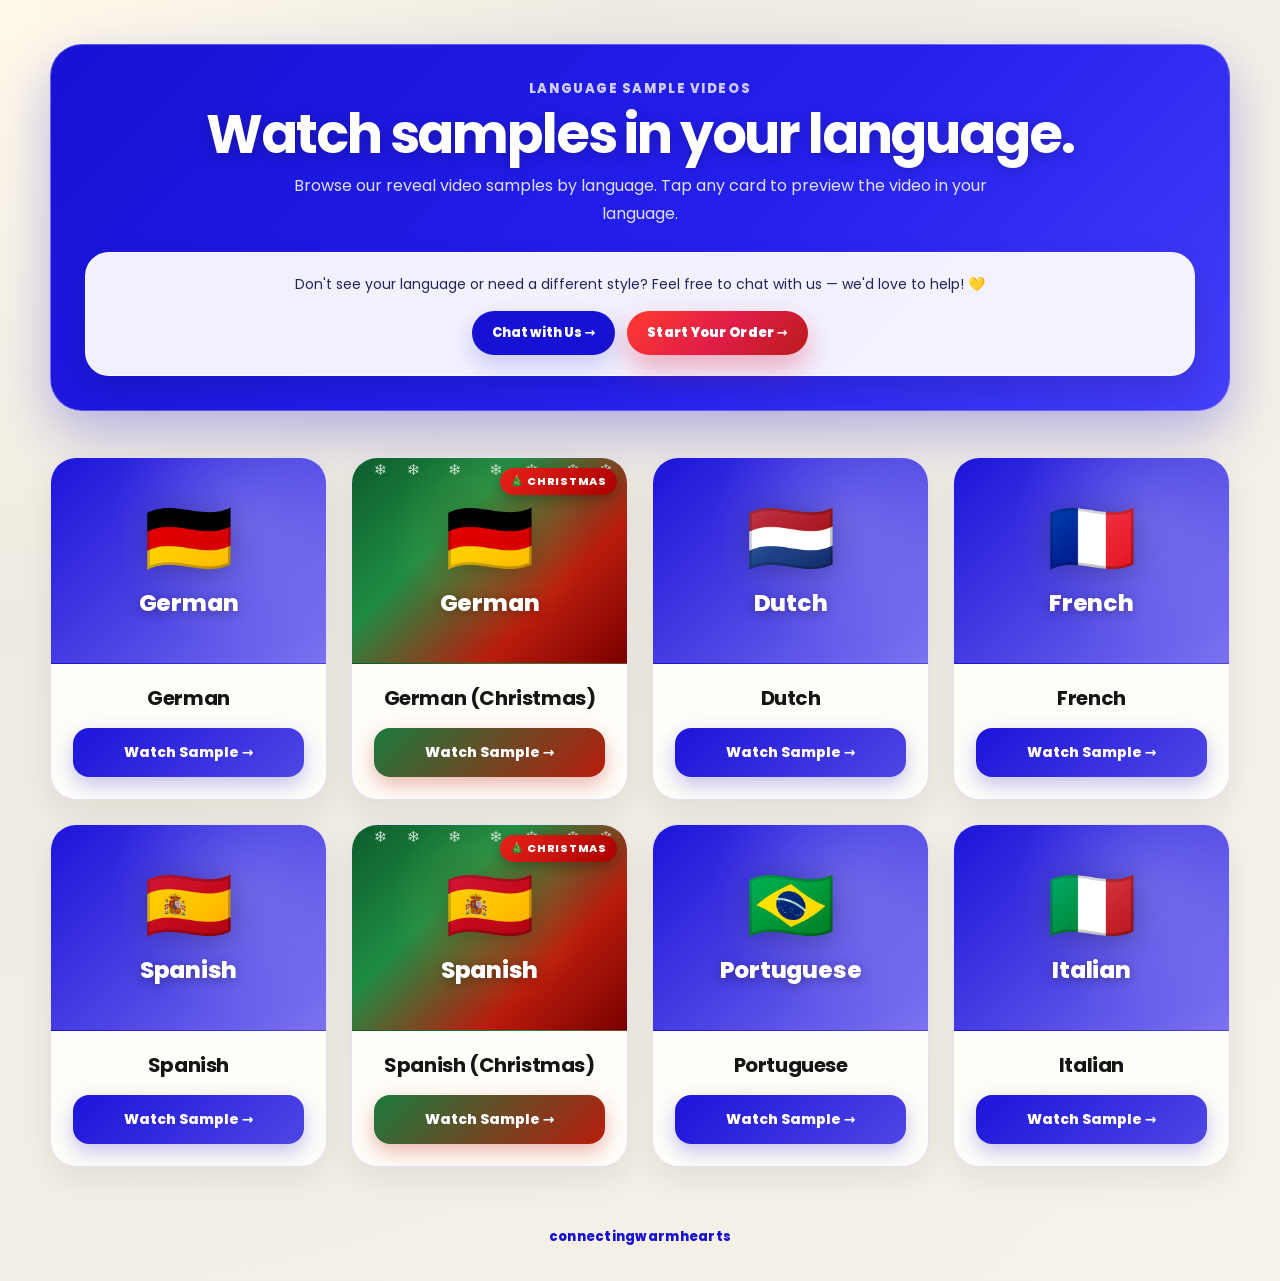
<file: languages/index.html>
<!doctype html>
<html lang="en">
<head>
  <meta charset="utf-8" />
  <meta name="viewport" content="width=device-width, initial-scale=1" />
  <title>Language Sample Videos | ConnectingWarmHearts</title>
  <link rel="preconnect" href="https://fonts.googleapis.com">
  <link rel="preconnect" href="https://fonts.gstatic.com" crossorigin>
  <link href="https://fonts.googleapis.com/css2?family=Poppins:wght@400;500;600;700;800&display=swap" rel="stylesheet">
  <style>
    :root {
      --cream: #efebe2;
      --blue:  #1612d3;
      --ink:   #151515;
      --muted: #68645f;
      --card:  #fffdf8;
      --radius: 26px;
    }
    * { box-sizing: border-box; }
    html { scroll-behavior: smooth; }
    body {
      margin: 0;
      font-family: 'Poppins', system-ui, sans-serif;
      background: radial-gradient(circle at top left, #fff9ea 0, var(--cream) 34%, #f8f3ea 100%);
      color: var(--ink);
    }
    .wrap { width: min(1180px, calc(100% - 32px)); margin: 0 auto; }
    header { padding: 44px 0 24px; }

    /* ── HERO ── */
    .hero {
      background: linear-gradient(135deg, #1612d3 0%, #2520ee 58%, #443ff8 100%);
      border: 1px solid rgba(255,255,255,.28);
      border-radius: 32px;
      padding: 34px;
      box-shadow: 0 22px 54px rgba(22,18,211,.28);
      color: #fff;
      text-align: center;
    }
    .eyebrow { color: rgba(255,255,255,.78); font-size: 13px; font-weight: 800; letter-spacing: .12em; text-transform: uppercase; }
    h1 { margin: 8px 0 10px; font-size: clamp(28px, 5vw, 54px); line-height: 1.02; letter-spacing: -.04em; color: #fff; text-shadow: 0 3px 14px rgba(0,0,0,.22); }
    .hero > p { margin: 0 auto; color: rgba(255,255,255,.86); font-size: 16px; line-height: 1.75; max-width: 760px; }
    .hero-note {
      margin-top: 24px;
      background: rgba(255,255,255,.94);
      border: 1px solid rgba(255,255,255,.55);
      border-radius: 24px;
      padding: 20px 24px;
      box-shadow: 0 14px 32px rgba(0,0,0,.12);
    }
    .hero-actions { display: flex; flex-wrap: wrap; gap: 12px; align-items: center; justify-content: center; }
    .chat-link {
      display: inline-flex; align-items: center; gap: 8px;
      background: var(--blue); color: #fff; text-decoration: none;
      border-radius: 999px; padding: 12px 20px;
      font-weight: 800; font-size: 13px;
      box-shadow: 0 10px 24px rgba(22,18,211,.18);
      transition: transform .18s ease;
    }
    .chat-link:hover { transform: translateY(-2px); }
    .order-link {
      display: inline-flex; align-items: center; justify-content: center; gap: 8px;
      background: linear-gradient(135deg, #ff3b30 0%, #e11d48 52%, #b91c1c 100%);
      color: #fff; text-decoration: none; border-radius: 999px; padding: 12px 20px;
      font-weight: 900; font-size: 13px; letter-spacing: .02em;
      box-shadow: 0 12px 28px rgba(225,29,72,.36), 0 0 0 4px rgba(255,255,255,.22);
      transition: transform .18s ease, box-shadow .18s ease;
      animation: orderPulse 1.8s ease-in-out infinite;
    }
    .order-link:hover { transform: translateY(-2px) scale(1.03); filter: saturate(1.08); }
    @keyframes orderPulse {
      0%, 100% { box-shadow: 0 12px 28px rgba(225,29,72,.36), 0 0 0 4px rgba(255,255,255,.22); }
      50%       { box-shadow: 0 16px 36px rgba(225,29,72,.54), 0 0 0 7px rgba(255,255,255,.18); }
    }

    /* ── GRID ── */
    .grid {
      display: grid;
      grid-template-columns: repeat(4, minmax(0, 1fr));
      gap: 24px;
      padding: 22px 0 60px;
    }
    .card {
      background: var(--card);
      border: 1px solid rgba(22,18,211,.12);
      border-radius: var(--radius);
      overflow: hidden;
      box-shadow: 0 12px 32px rgba(26,24,18,.08);
      transition: .2s ease;
      display: flex; flex-direction: column;
    }
    .card:hover { transform: translateY(-5px); box-shadow: 0 20px 45px rgba(22,18,211,.16); }

    /* ── THUMBNAIL ── */
    .thumb {
      position: relative;
      aspect-ratio: 4/3;
      overflow: hidden;
      display: flex;
      align-items: center;
      justify-content: center;
      flex-direction: column;
      gap: 12px;
      border-bottom: 1px solid rgba(0,0,0,.05);
    }

    /* Normal gradient */
    .thumb.normal {
      background: linear-gradient(135deg, #1c14d9 0%, #4f46e5 55%, #7c73f1 100%);
    }
    .thumb.normal::before {
      content: '';
      position: absolute; inset: 0;
      background: radial-gradient(circle at 70% 30%, rgba(255,255,255,.18) 0%, transparent 55%);
      pointer-events: none;
    }

    /* Christmas gradient */
    .thumb.christmas {
      background: linear-gradient(135deg, #0d5c2b 0%, #1e8c44 35%, #b91c0c 70%, #7a0000 100%);
    }
    .thumb.christmas::before {
      content: '';
      position: absolute; inset: 0;
      background: radial-gradient(circle at 50% 40%, rgba(255,215,60,.15) 0%, transparent 55%);
      pointer-events: none;
    }

    /* Snowflakes */
    .snowflakes { position: absolute; inset: 0; pointer-events: none; z-index: 1; overflow: hidden; }
    .snowflake {
      position: absolute;
      color: rgba(255,255,255,.75);
      font-size: .95rem;
      animation: fall linear infinite;
    }
    @keyframes fall {
      0%   { transform: translateY(-10px) rotate(0deg); opacity: 1; }
      100% { transform: translateY(200px)  rotate(400deg); opacity: 0; }
    }

    /* Christmas badge */
    .xmas-badge {
      position: absolute; top: 10px; right: 10px; z-index: 6;
      background: linear-gradient(135deg, #e8231a, #a80000);
      color: #fff; font-size: 11px; font-weight: 800;
      padding: 5px 10px; border-radius: 999px;
      text-transform: uppercase; letter-spacing: .07em;
      box-shadow: 0 4px 14px rgba(0,0,0,.3);
    }

    /* Flag & name inside thumb */
    .thumb-flag {
      font-size: 4.5rem;
      line-height: 1;
      filter: drop-shadow(0 4px 14px rgba(0,0,0,.25));
      position: relative; z-index: 2;
    }
    .thumb-name {
      font-family: 'Poppins', sans-serif;
      font-weight: 800;
      font-size: 1.45rem;
      color: #fff;
      letter-spacing: -.01em;
      text-shadow: 0 2px 12px rgba(0,0,0,.35);
      position: relative; z-index: 2;
      text-align: center;
      padding: 0 12px;
    }

    /* ── CARD BODY ── */
    .body { padding: 22px; flex-grow: 1; display: flex; flex-direction: column; align-items: center; text-align: center; }
    h2 { margin: 0 0 18px; font-size: 20px; line-height: 1.2; letter-spacing: -.02em; }

    .watch-btn {
      display: inline-flex; align-items: center; justify-content: center;
      margin-top: auto; width: 100%;
      border-radius: 16px;
      background: linear-gradient(135deg, #1c14d9 0%, #4f46e5 100%);
      color: #fff; text-decoration: none;
      padding: 14px; font-weight: 800; font-size: 14px;
      box-shadow: 0 8px 20px rgba(28,20,217,.25);
      transition: transform .18s ease, box-shadow .18s ease;
    }
    .watch-btn:hover { transform: translateY(-2px); box-shadow: 0 12px 28px rgba(28,20,217,.35); }
    .watch-btn.xmas { background: linear-gradient(135deg, #1a7a3e 0%, #b91c0c 100%); box-shadow: 0 8px 20px rgba(185,28,12,.3); }

    footer { text-align: center; padding: 0 0 34px; color: var(--blue); font-size: 13px; font-weight: 800; letter-spacing: .02em; }

    @media (max-width: 1024px) { .grid { grid-template-columns: repeat(3, minmax(0,1fr)); } }
    @media (max-width: 768px)  { .grid { grid-template-columns: repeat(2, minmax(0,1fr)); } }
    @media (max-width: 480px) {
      .wrap { width: calc(100% - 24px); }
      header { padding-top: 20px; }
      .hero { padding: 24px 20px; border-radius: 24px; }
      .grid { grid-template-columns: 1fr; gap: 16px; }
      .thumb-flag { font-size: 3.5rem; }
      .thumb-name { font-size: 1.2rem; }
    }
  </style>
</head>
<body>

<header class="wrap">
  <section class="hero">
    <div class="eyebrow">Language Sample Videos</div>
      <h1>Watch samples in your language.</h1>
      <p>Browse our reveal video samples by language. Tap any card to preview the video in your language.</p>
      <div class="hero-note">
        <p style="margin:0 0 14px;color:#26235f;font-size:14px;line-height:1.7;">Don't see your language or need a different style? Feel free to chat with us — we'd love to help! 💛</p>
        <div class="hero-actions">
          <a class="chat-link" href="https://6e2n0.channel.io" target="_blank" rel="noopener">Chat with Us →</a>
          <a class="order-link" href="https://shop.beacons.ai/connectingwarmhearts/d16c1c70-501e-4565-899a-814f09a50bec" target="_blank" rel="noopener">Start Your Order →</a>
        </div>
      </div>
  </section>
</header>

<main class="wrap">
  <section class="grid" id="gallery"></section>
</main>

<footer>connectingwarmhearts</footer>

<script>
  const languages = [
    { id:"german",            title:"German",               flag:"🇩🇪", christmas:false, link:"https://drive.google.com/file/d/10Z22ANg_yjyQimwpZbkl3H_HPvkG85ci/view?usp=drive_link"   },
    { id:"german-christmas",  title:"German (Christmas)",   flag:"🇩🇪", christmas:true,  link:"https://drive.google.com/file/d/1OPy2x3Fyj_SWwN5jgRkQdoZW2jkQ2iii/view?usp=drive_link"   },
    { id:"dutch",             title:"Dutch",                flag:"🇳🇱", christmas:false, link:"https://drive.google.com/file/d/1jiQ9ZYL4qxKGapaVddWWdeBdf_DJ9Mxy/view?usp=drive_link"   },
    { id:"french",            title:"French",               flag:"🇫🇷", christmas:false, link:"https://drive.google.com/file/d/1YYqtcmgbgqKtrRkkpnaE3yRJQnLxDA_L/view?usp=drive_link"   },
    { id:"spanish",           title:"Spanish",              flag:"🇪🇸", christmas:false, link:"https://drive.google.com/file/d/1UM9jqCXcB0Rz7dzJMt-kTzVvVVdZ3UU_/view?usp=drive_link"   },
    { id:"spanish-christmas", title:"Spanish (Christmas)",  flag:"🇪🇸", christmas:true,  link:"https://drive.google.com/file/d/1wvRVdwa6tCIErU-mBdZh7YiDXLUsI0aV/view?usp=drive_link"   },
    { id:"portuguese",        title:"Portuguese",           flag:"🇧🇷", christmas:false, link:"https://drive.google.com/file/d/1eHSm82YmvHVieBaStbAJ5S6PBVOEPnJG/view?usp=drive_link"   },
    { id:"italian",           title:"Italian",              flag:"🇮🇹", christmas:false, link:"https://drive.google.com/file/d/1JF4xrrfW_m27rx4b78X1gj4yrKKfwjup/view?usp=drive_link"   }
  ];

  function snowflakesHTML() {
    const flakes = [
      {l:8,  d:0,   dur:2.4},
      {l:20, d:0.5, dur:3.1},
      {l:35, d:1.0, dur:2.7},
      {l:50, d:0.3, dur:3.3},
      {l:63, d:1.5, dur:2.5},
      {l:78, d:0.8, dur:3.0},
      {l:90, d:1.9, dur:2.8},
    ];
    return `<div class="snowflakes">${flakes.map(f =>
      `<span class="snowflake" style="left:${f.l}%;animation-delay:${f.d}s;animation-duration:${f.dur}s">❄</span>`
    ).join('')}</div>`;
  }

  const gallery = document.getElementById('gallery');
  gallery.innerHTML = languages.map(lang => {
    const cls   = lang.christmas ? 'christmas' : 'normal';
    const snow  = lang.christmas ? snowflakesHTML() : '';
    const badge = lang.christmas ? `<span class="xmas-badge">🎄 Christmas</span>` : '';
    const btnCls = lang.christmas ? 'watch-btn xmas' : 'watch-btn';
    const thumbLabel = lang.title.replace(' (Christmas)', '');

    return `
    <article class="card">
      <div class="thumb ${cls}">
        ${badge}
        ${snow}
        <span class="thumb-flag">${lang.flag}</span>
        <span class="thumb-name">${thumbLabel}</span>
      </div>
      <div class="body">
        <h2>${lang.title}</h2>
        <a href="${lang.link}" class="${btnCls}" target="_blank" rel="noopener">Watch Sample →</a>
      </div>
    </article>`;
  }).join('');
</script>

<script>
(function(){
  var w=window;
  if(w.ChannelIO){return;}
  var ch=function(){ch.c(arguments);};
  ch.q=[];
  ch.c=function(args){ch.q.push(args);};
  w.ChannelIO=ch;

  function l(){
    if(w.ChannelIOInitialized){return;}
    w.ChannelIOInitialized=true;

    var s=document.createElement("script");
    s.type="text/javascript";
    s.async=true;
    s.src="https://cdn.channel.io/plugin/ch-plugin-web.js";

    var x=document.getElementsByTagName("script")[0];
    if(x.parentNode){
      x.parentNode.insertBefore(s,x);
    }
  }

  if(document.readyState==="complete"){
    l();
  } else {
    w.addEventListener("DOMContentLoaded",l);
    w.addEventListener("load",l);
  }
})();
</script>

<script>
ChannelIO('boot', {
  pluginKey: '4875562e-547e-4bc3-a347-968bd97b4576'
});
</script>
  
</body>
</html>
</file>
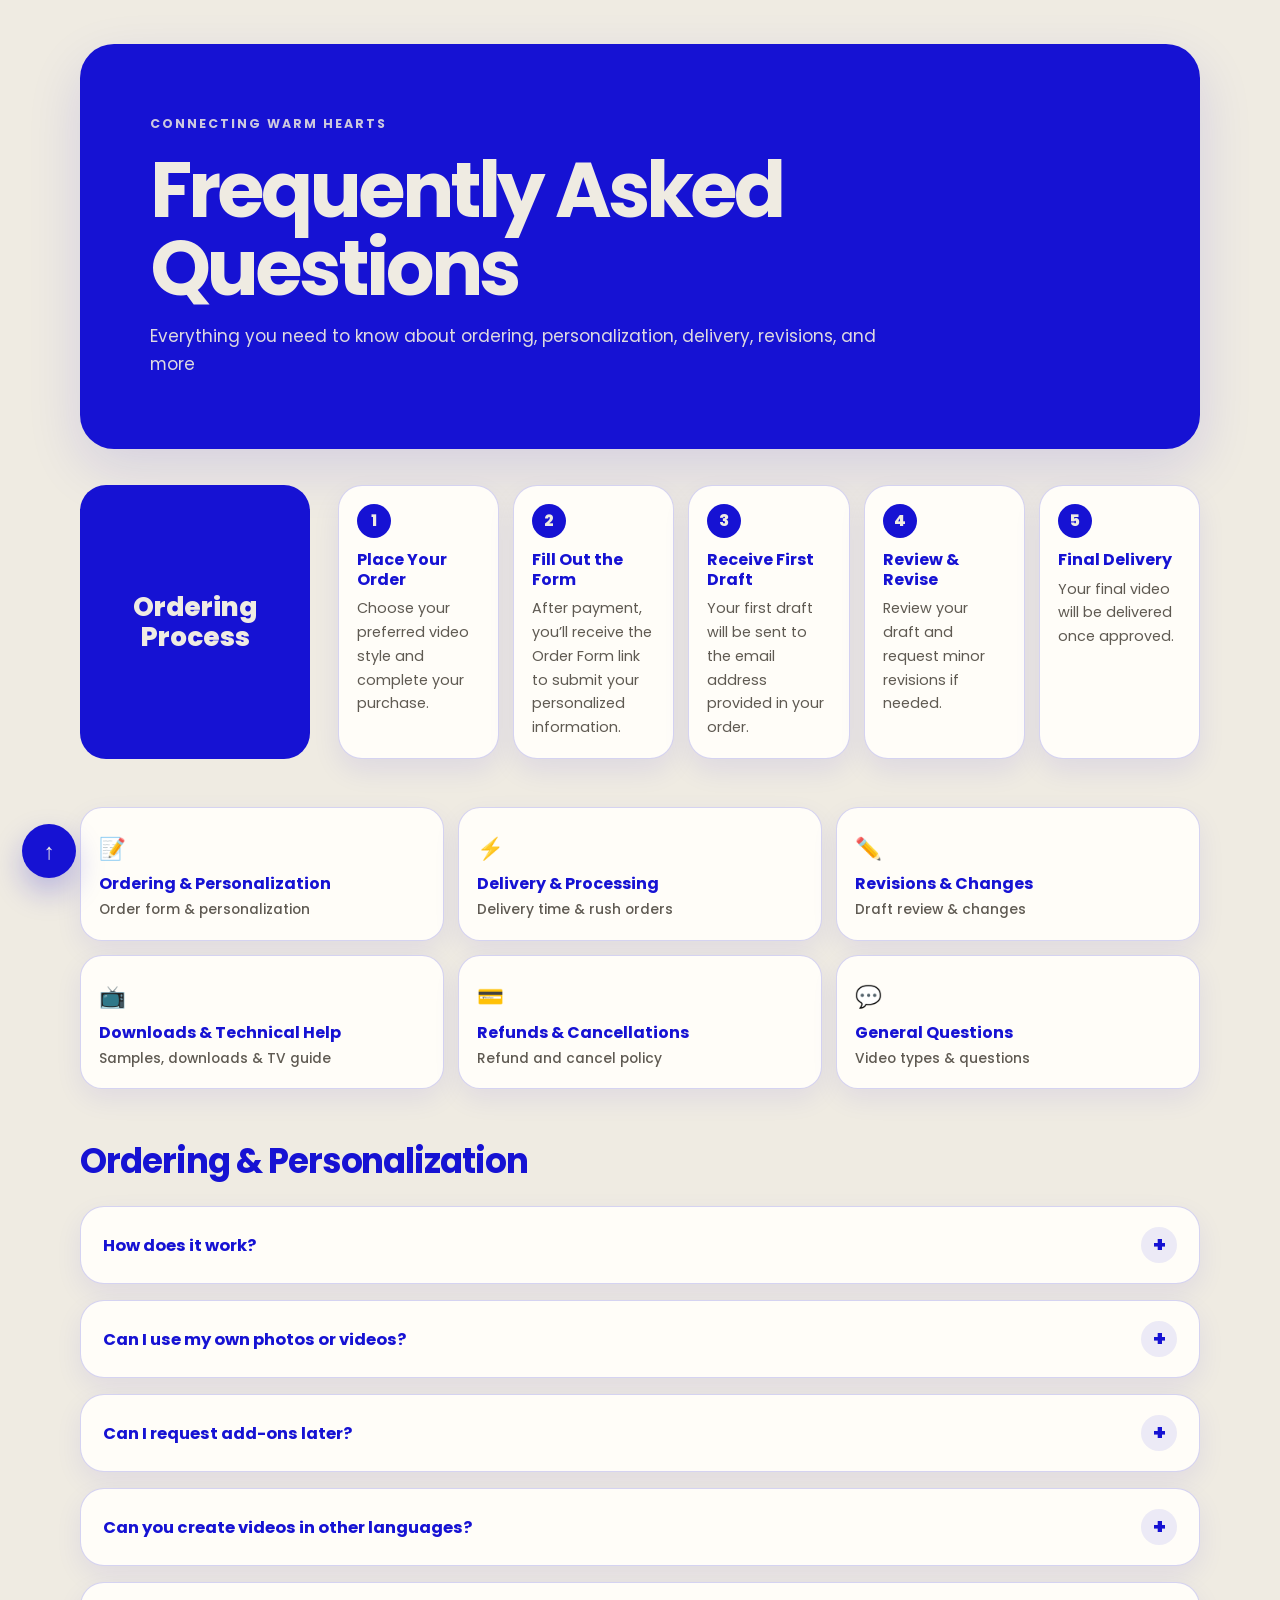
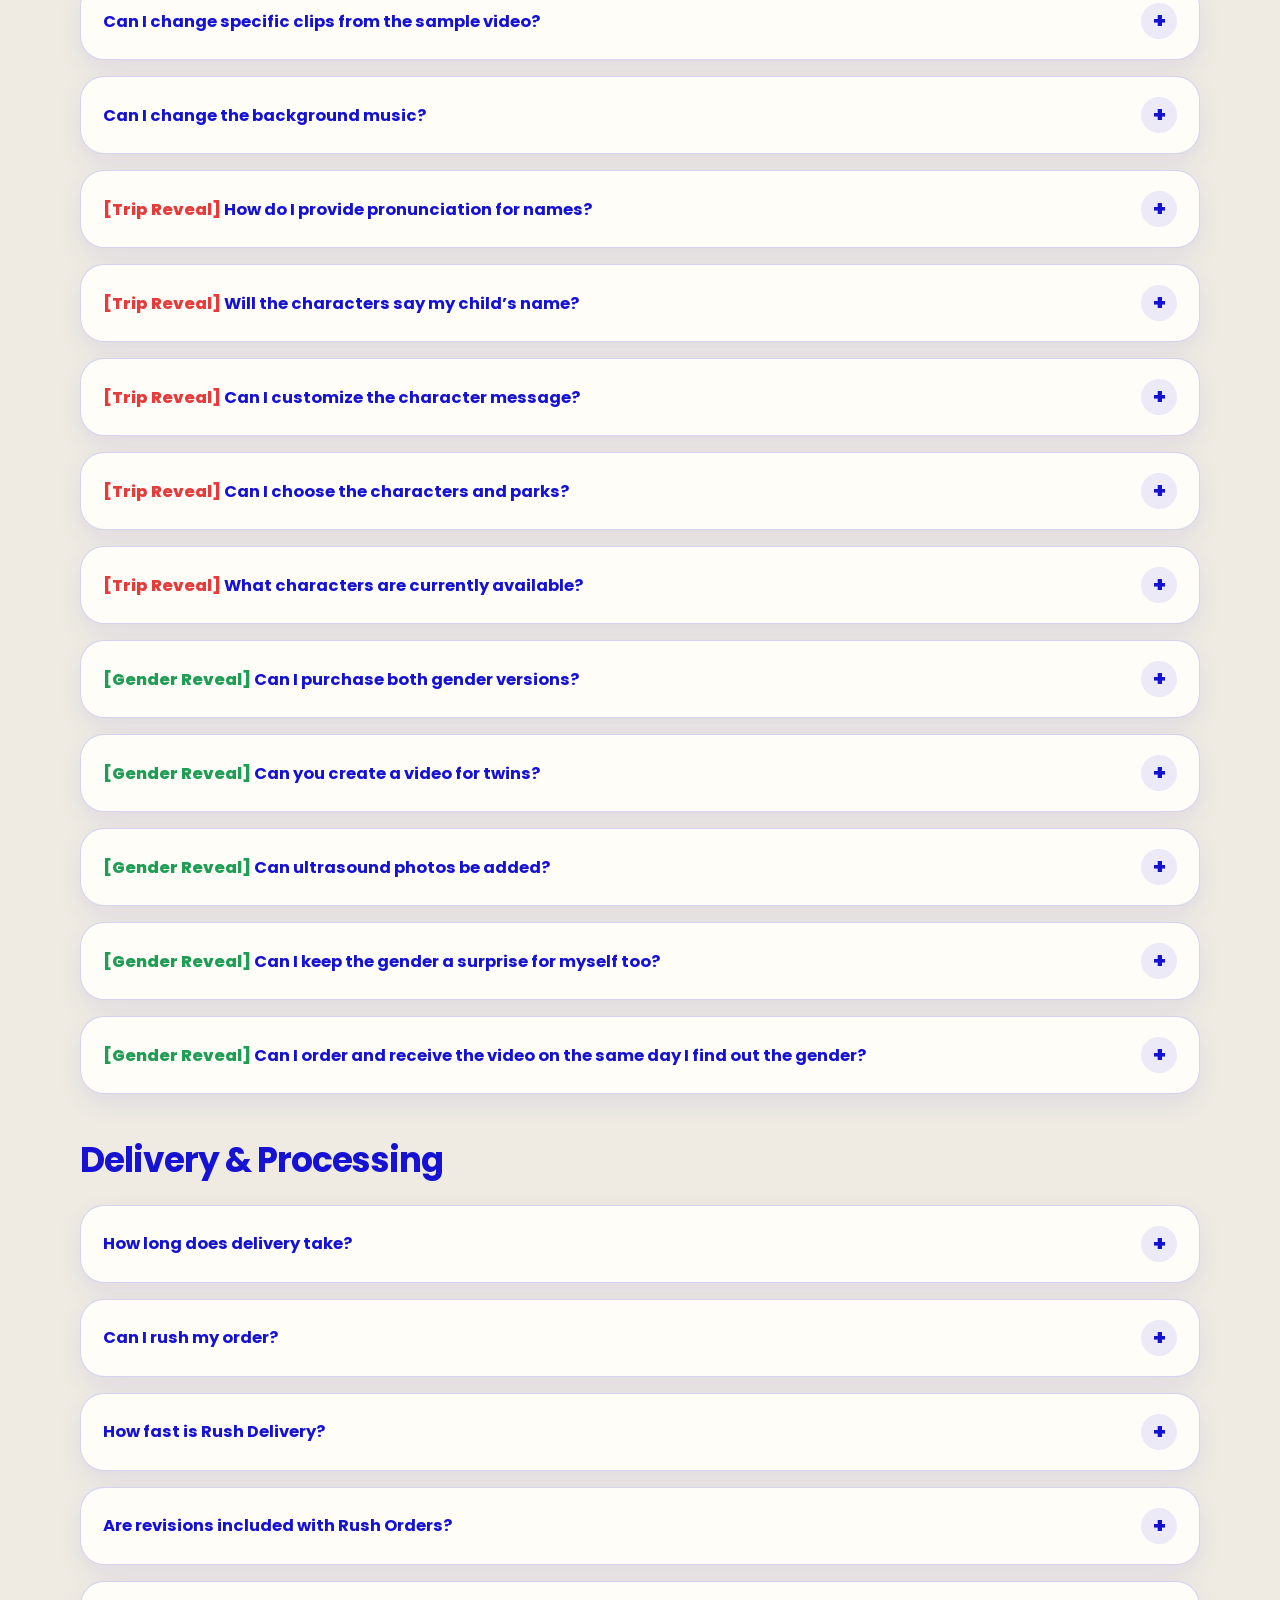
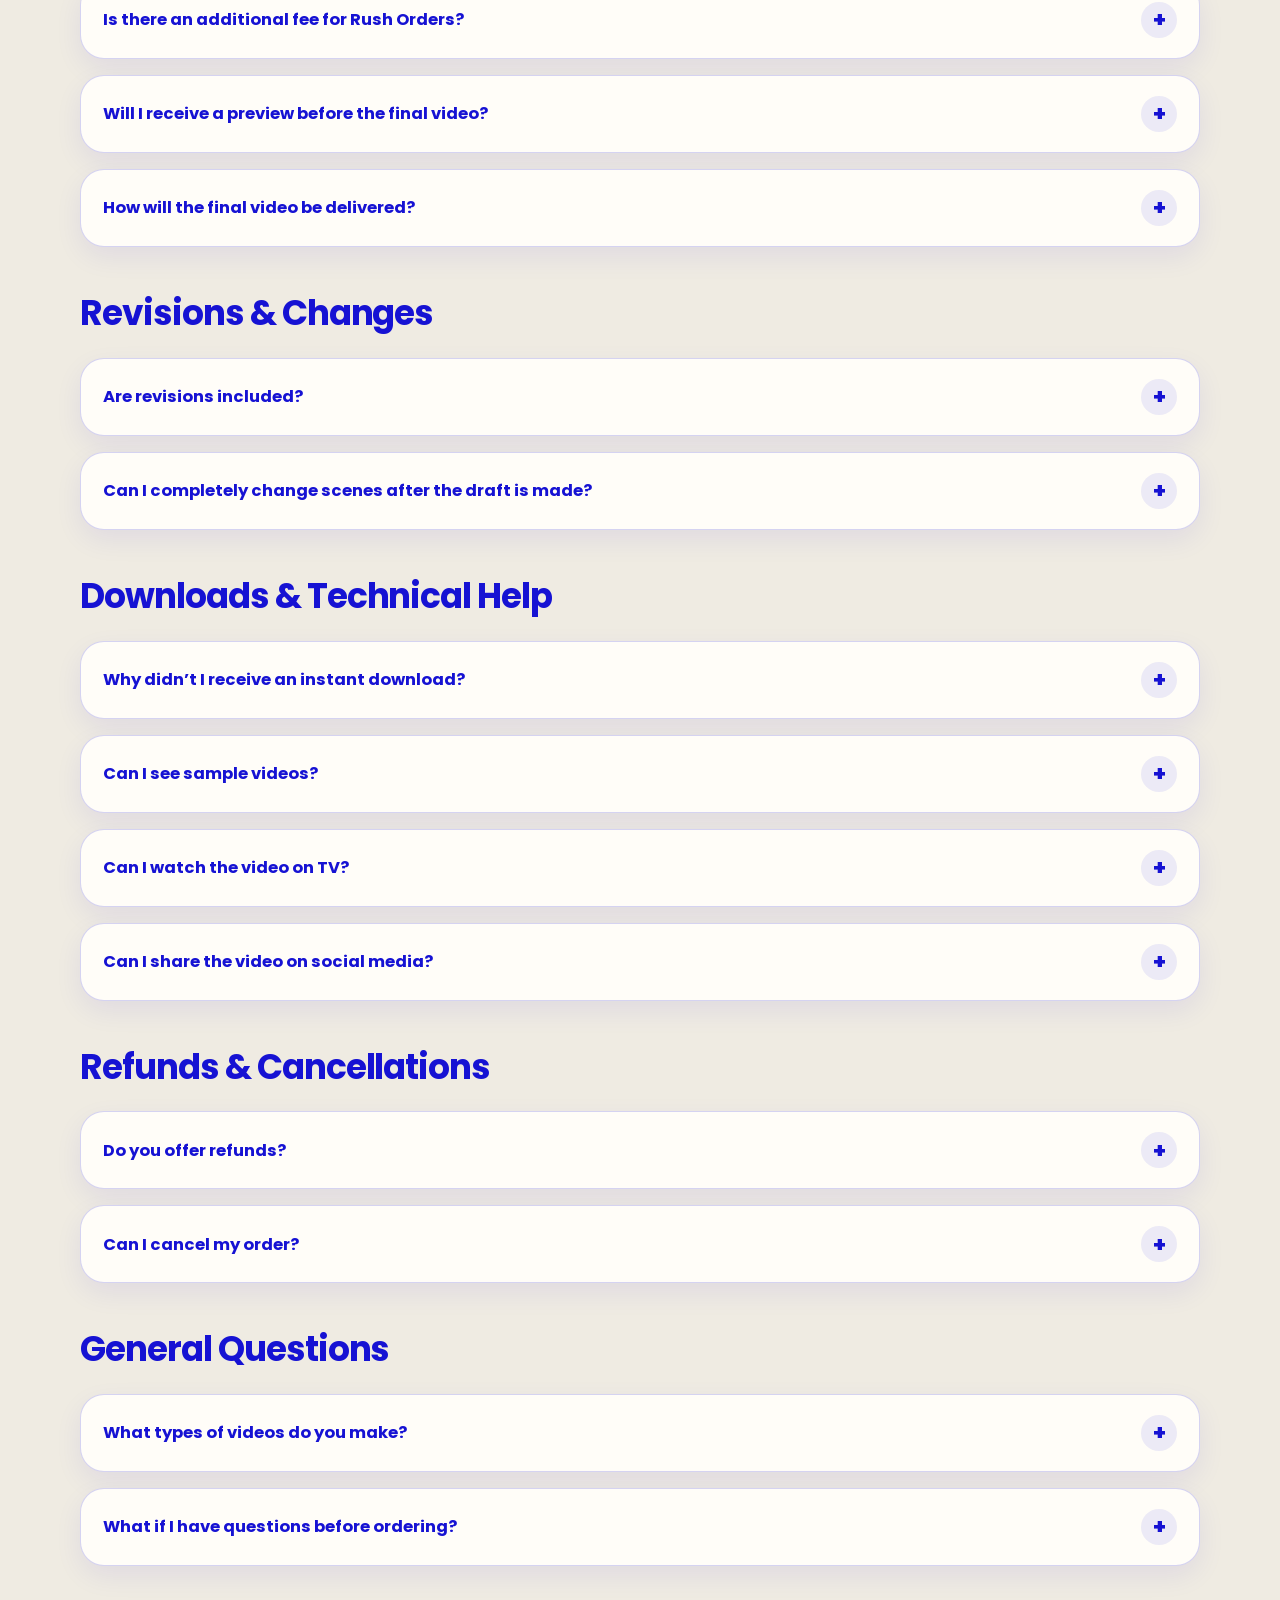
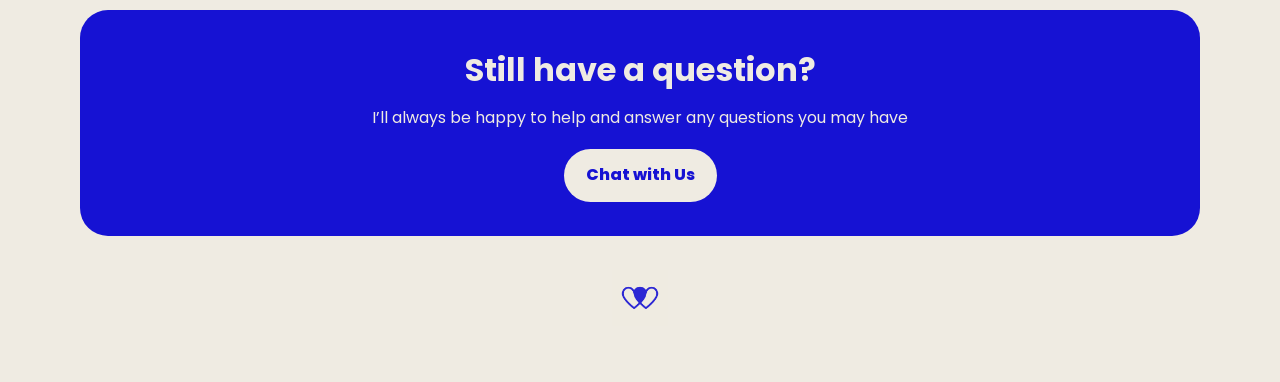
<file: faq.html>
<!DOCTYPE html>

<html lang="en">
<head>
<meta charset="utf-8"/>
<meta content="width=device-width, initial-scale=1.0" name="viewport"/>
<title>FAQ | ConnectingWarmHearts</title>
<link href="https://fonts.googleapis.com" rel="preconnect"/>
<link crossorigin="" href="https://fonts.gstatic.com" rel="preconnect"/>
<link href="https://fonts.googleapis.com/css2?family=Poppins:wght@400;500;600;700;800&amp;display=swap" rel="stylesheet"/>
<style>
:root { --cream: #efebe2; --blue: #1612d3; --red: #e53b3b; --white: #fffdf8; --text: #161616; --muted: #5f5a52; --line: rgba(22,18,211,.18); --shadow: 0 20px 55px rgba(22,18,211,.12);
}
* { box-sizing: border-box; }
body { margin: 0; font-family: 'Poppins', sans-serif; background: var(--cream); color: var(--text); line-height: 1.65;
}
.page { width: min(1120px, calc(100% - 32px)); margin: 0 auto; padding: 44px 0 40px;
}
.hero { background: var(--blue); color: var(--cream); border-radius: 34px; padding: clamp(34px, 6vw, 70px); box-shadow: var(--shadow); margin-bottom: 36px;
}
.hero .eyebrow { text-transform: uppercase; letter-spacing: .16em; font-weight: 700; opacity: .84; font-size: .78rem;
}
.hero h1 { font-size: clamp(2.2rem, 6vw, 5rem); line-height: 1.02; margin: 16px 0; letter-spacing: -0.05em;
}
.hero p { max-width: 760px; margin: 0; font-size: 1.06rem; opacity: .92;
}
.ordering-layout { display: grid; grid-template-columns: 230px 1fr; gap: 28px; align-items: stretch; margin: 34px 0 48px;
}
.process-title { background: var(--blue); color: var(--cream); border-radius: 26px; padding: 26px 22px; display: flex; align-items: center; justify-content: center; text-align: center; margin: 0; font-size: 1.65rem; line-height: 1.15; font-weight: 800; min-height: 100%;
}
.process-grid { display: grid; grid-template-columns: repeat(5, 1fr); gap: 14px;
}
.process-card { background: var(--white); border: 1px solid var(--line); border-radius: 24px; padding: 18px; box-shadow: 0 12px 28px rgba(22,18,211,.08);
}
.step-number { width: 34px; height: 34px; border-radius: 50%; background: var(--blue); color: var(--cream); display: flex; align-items: center; justify-content: center; font-weight: 800; margin-bottom: 12px;
}
.process-card h3 { color: var(--blue); margin: 0 0 8px; font-size: 1rem; line-height: 1.22;
}
.process-card p { margin: 0; font-size: .9rem; color: var(--muted);
} .faq-section { margin: 38px 0;
}
.faq-section h2 { color: var(--blue); font-size: clamp(1.45rem, 3vw, 2.15rem); margin: 0 0 16px; letter-spacing: -0.03em;
}
.faq-list { display: grid; grid-template-columns: 1fr; gap: 14px;
}
.faq-item { background: var(--white); border: 1px solid var(--line); border-radius: 24px; overflow: hidden; box-shadow: 0 10px 28px rgba(22,18,211,.07); transition: transform .18s ease, box-shadow .18s ease, border-color .18s ease;
}
.faq-item:hover { transform: translateY(-1px); box-shadow: 0 14px 32px rgba(22,18,211,.10); border-color: rgba(22,18,211,.28);
}
.faq-item summary { cursor: pointer; list-style: none; padding: 20px 22px; color: var(--blue); font-weight: 750; font-size: 1.02rem; line-height: 1.38; display: grid; grid-template-columns: 1fr 36px; align-items: center; gap: 16px; min-height: 68px;
}
.faq-item summary::-webkit-details-marker { display: none;
}
.faq-item summary::after { content: "+"; width: 36px; height: 36px; border-radius: 50%; background: rgba(22,18,211,.08); color: var(--blue); display: inline-flex; align-items: center; justify-content: center; font-size: 1.35rem; font-weight: 800; line-height: 1; transition: background .18s ease, color .18s ease, transform .18s ease;
}
.faq-item[open] summary { padding-bottom: 14px;
}
.faq-item[open] summary::after { content: "−"; background: var(--blue); color: var(--cream); transform: rotate(180deg);
}
.answer { padding: 0 22px 22px; color: var(--text);
}
.answer p { margin: 10px 0;
}
.answer ul { margin: 10px 0; padding-left: 20px;
}
.answer li { margin: 5px 0;
}
.important-box { border: 2px solid var(--blue); background: rgba(22,18,211,.06); border-radius: 18px; padding: 16px 18px; margin: 4px 0 16px;
}
.red { color: var(--red); font-weight: 800;
}
a { color: var(--blue); font-weight: 700; text-decoration: underline; text-underline-offset: 3px;
}
.contact-box { background: var(--blue); color: var(--cream); border-radius: 28px; padding: 34px; text-align: center; margin-top: 44px;
}
.contact-box h2 { margin: 0 0 8px; font-size: 2rem;
}
.contact-box p { margin: 0 0 18px;
}
.contact-box a { display: inline-block; background: var(--cream); color: var(--blue); padding: 13px 22px; border-radius: 999px; text-decoration: none; font-weight: 800;
}
.footer-logo { text-align: center; padding: 34px 0 8px;
}
.footer-logo img { width: 56px; max-width: 56px; height: auto; opacity: .9;
}
@media (max-width: 1100px) { .ordering-layout { grid-template-columns: 1fr; } .process-title { min-height: auto; } .process-grid { grid-template-columns: repeat(2, 1fr); }
}
@media (max-width: 640px) { .page { width: min(100% - 22px, 1120px); padding-top: 22px; } .hero { border-radius: 24px; } .process-grid { grid-template-columns: 1fr; }
} @media (min-width: 900px) { .faq-list { gap: 16px; }
}
@media (max-width: 640px) { .hero h1 { font-size: 2.35rem; } .hero p { font-size: .96rem; } .ordering-layout { margin: 24px 0 36px; gap: 14px; } .process-title { border-radius: 22px; padding: 20px 18px; font-size: 1.42rem; } .process-card { border-radius: 20px; padding: 17px; } .faq-section { margin: 30px 0; } .faq-section h2 { padding-left: 2px; margin-bottom: 12px; } .faq-item { border-radius: 20px; } .faq-item summary { padding: 18px 16px; grid-template-columns: minmax(0, 1fr) 34px; gap: 12px; min-height: 64px; font-size: .98rem; } .faq-item summary::after { width: 34px; height: 34px; font-size: 1.25rem; } .faq-item[open] summary { padding-bottom: 12px; } .answer { padding: 0 16px 18px; font-size: .94rem; } .contact-box { padding: 28px 20px; border-radius: 24px; }
} .category-nav { display: grid; grid-template-columns: repeat(3, 1fr); gap: 14px; margin: 28px 0 44px;
}
.category-card { background: var(--white); border: 1px solid var(--line); border-radius: 22px; padding: 18px 18px; color: var(--blue); text-decoration: none; box-shadow: 0 10px 28px rgba(22,18,211,.07); transition: transform .18s ease, box-shadow .18s ease, background .18s ease;
}
.category-card:hover { transform: translateY(-2px); box-shadow: 0 16px 34px rgba(22,18,211,.12); background: rgba(255,253,248,.82);
}
.category-card .category-icon { font-size: 1.35rem; margin-bottom: 8px; display: block;
}
.category-card strong { display: block; font-size: 1rem; line-height: 1.25;
}
.category-card span { display: block; margin-top: 5px; color: var(--muted); font-size: .86rem; font-weight: 500;
}
@media (max-width: 900px) { .category-nav { grid-template-columns: repeat(2, 1fr); margin: 22px 0 36px; }
}
@media (max-width: 520px) { .category-nav { grid-template-columns: 1fr; gap: 10px; } .category-card { border-radius: 18px; padding: 16px; }
} .scroll-top-btn { position: fixed; left: 22px; bottom: 22px; width: 54px; height: 54px; border-radius: 50%; background: var(--blue); color: var(--cream); display: flex; align-items: center; justify-content: center; text-decoration: none; font-size: 1.4rem; font-weight: 800; box-shadow: 0 14px 30px rgba(22,18,211,.25); z-index: 999; transition: transform .18s ease, opacity .18s ease, background .18s ease;
}
.scroll-top-btn:hover { transform: translateY(-3px); background: #0f0cb5;
}
@media (max-width: 640px) { .scroll-top-btn { width: 50px; height: 50px; left: 16px; bottom: 16px; font-size: 1.25rem; }
}
html { scroll-behavior: smooth;
} .faq-item summary { word-break: keep-all;
} .faq-item summary .summary-text { vertical-align: middle;
} /* Fixed FAQ summary layout */
.faq-item summary { cursor: pointer; list-style: none; padding: 20px 22px; color: var(--blue); font-weight: 700; font-size: 1.03rem; line-height: 1.42; display: flex !important; align-items: center; justify-content: space-between; gap: 16px; min-height: 68px;
}
.faq-summary-text { display: inline; flex: 1 1 auto; min-width: 0; overflow-wrap: anywhere;
}
.faq-item summary::after { content: "+"; flex: 0 0 36px; width: 36px; height: 36px; border-radius: 50%; background: rgba(22,18,211,.08); color: var(--blue); display: inline-flex; align-items: center; justify-content: center; font-size: 1.35rem; font-weight: 800; line-height: 1; transition: background .18s ease, color .18s ease, transform .18s ease;
}
.faq-item[open] summary::after { content: "−"; background: var(--blue); color: var(--cream);
}
.label-trip-text { color: #e53b3b !important; font-weight: 800;
}
.label-gender-text { color: #1f9d55 !important; font-weight: 800;
}
@media (max-width: 640px) { .faq-item summary { padding: 18px 16px; gap: 12px; min-height: 62px; font-size: .96rem; } .faq-item summary::after { flex-basis: 34px; width: 34px; height: 34px; font-size: 1.25rem; }
}
</style>
</head>
<body>
<main class="page">
<header class="hero" id="top">
<div class="eyebrow">Connecting Warm Hearts</div>
<h1>Frequently Asked Questions</h1>
<p>Everything you need to know about ordering, personalization, delivery, revisions, and more</p>
</header>
<section aria-label="Ordering Process" class="ordering-layout">
<h2 class="process-title">Ordering<br/>Process</h2>
<div class="process-grid">
<div class="process-card">
<div class="step-number">1</div>
<h3>Place Your Order</h3>
<p>Choose your preferred video style and complete your purchase.</p>
</div>
<div class="process-card">
<div class="step-number">2</div>
<h3>Fill Out the Form</h3>
<p>After payment, you’ll receive the Order Form link to submit your personalized information.</p>
</div>
<div class="process-card">
<div class="step-number">3</div>
<h3>Receive First Draft</h3>
<p>Your first draft will be sent to the email address provided in your order.</p>
</div>
<div class="process-card">
<div class="step-number">4</div>
<h3>Review &amp; Revise</h3>
<p>Review your draft and request minor revisions if needed.</p>
</div>
<div class="process-card">
<div class="step-number">5</div>
<h3>Final Delivery</h3>
<p>Your final video will be delivered once approved.</p>
</div>
</div>
</section><nav aria-label="FAQ Categories" class="category-nav"><a class="category-card" href="#ordering"><span class="category-icon">📝</span><strong>Ordering &amp; Personalization</strong><span>Order form &amp; personalization</span></a><a class="category-card" href="#delivery"><span class="category-icon">⚡</span><strong>Delivery &amp; Processing</strong><span>Delivery time &amp; rush orders</span></a><a class="category-card" href="#revisions"><span class="category-icon">✏️</span><strong>Revisions &amp; Changes</strong><span>Draft review &amp; changes</span></a><a class="category-card" href="#downloads"><span class="category-icon">📺</span><strong>Downloads &amp; Technical Help</strong><span>Samples, downloads &amp; TV guide</span></a><a class="category-card" href="#refunds"><span class="category-icon">💳</span><strong>Refunds &amp; Cancellations</strong><span>Refund and cancel policy</span></a><a class="category-card" href="#general"><span class="category-icon">💬</span><strong>General Questions</strong><span>Video types &amp; questions</span></a></nav>
<section class="faq-section" id="ordering"><h2>Ordering &amp; Personalization</h2><div class="faq-list"><details class="faq-item">
<summary><span class="faq-summary-text">How does it work?</span></summary>
<div class="answer">
<div class="important-box">
<strong>Personalization details are submitted after payment.</strong><br/> After purchase, you’ll receive access to the <strong class="red">Order Form link</strong> where you can enter your personalized information. </div>
<p>I’ll create your first draft and send it to the <strong>email address provided in your order</strong>.</p>
<p>Please make sure to also check your <strong>Junk/Spam folder</strong> just in case.</p>
<p>Once you review and approve the draft, your final video will be delivered.</p>
</div>
</details><details class="faq-item">
<summary><span class="faq-summary-text">Can I use my own photos or videos?</span></summary>
<div class="answer">
<p><strong>Yes!</strong> Depending on the package and customization type, you may send photos, video clips, ultrasound images, or special memories.</p>
<p>Additional editing time may be required when incorporating personal photos or videos.</p>
<p>If additional editing fees are required, I’ll always let you know first and provide a separate payment link before any extra work is completed.</p>
</div>
</details><details class="faq-item">
<summary><span class="faq-summary-text">Can I request add-ons later?</span></summary>
<div class="answer">
<p><strong>Yes!</strong> Additional customization or add-ons can be purchased later if needed.</p>
<p>If an additional payment is required, a separate payment link will be sent together with your <strong>first draft video</strong>.</p>
</div>
</details><details class="faq-item"><summary><span class="faq-summary-text">Can you create videos in other languages?</span></summary><div class="answer">
<p><strong>Yes!</strong> Many of my videos can be created in different languages, including Trip Reveal Videos, Gender Reveal Videos, Baby Announcements, Birthday Surprise Videos, and more.</p>
<p>You can view the currently available languages here:</p>
<p><a href="https://cwhs.unlimitedgrowth.xyz/languages/" rel="noopener" target="_blank">Available Languages</a></p>
<p>Please note that some video styles may use specific fonts that do not support certain languages or characters. In those cases, a similar font may be used to ensure the text displays correctly.</p>
<p>If you don’t see the language you’re looking for, or if you have a specific request, please feel free to contact me through <a href="https://6e2n0.channel.io" rel="noopener" target="_blank">Chat with Us</a>. I’ll be happy to check what is possible for your video.</p>
</div></details><details class="faq-item"><summary><span class="faq-summary-text">Can I change specific clips from the sample video?</span></summary><div class="answer">
<p><strong>Yes!</strong> Specific clips from the sample videos can be changed or replaced.</p>
<p>Custom clip changes may require additional editing time and fees. If so, I’ll always let you know before proceeding.</p>
</div></details><details class="faq-item"><summary><span class="faq-summary-text">Can I change the background music?</span></summary><div class="answer">
<p><strong>Yes!</strong> You’re welcome to request different background music</p>
<p>Depending on the selected music, the final video length may become slightly shorter.</p>
<p>If your requested music requires extending the video length or adding extra scenes, I’ll always discuss any additional cost with you first</p>
</div></details><details class="faq-item">
<summary><span class="faq-summary-text"><span class="label-trip-text">[Trip Reveal]</span> How do I provide pronunciation for names?</span></summary>
<div class="answer">
<p>You can write the pronunciation details directly in the <strong class="red">Order Form</strong>.</p>
<p>You can also type the pronunciation phonetically.</p>
<p><strong>Example:</strong> “Kyan = Ryan with a K”</p>
</div>
</details><details class="faq-item">
<summary><span class="faq-summary-text"><span class="label-trip-text">[Trip Reveal]</span> Will the characters say my child’s name?</span></summary>
<div class="answer">
<p><strong>Yes!</strong> The characters can say your child’s name or your loved one’s name in the video.</p>
<p><strong>Examples:</strong></p>
<ul>
<li>“Happy 6th Birthday, Stella!”</li>
<li>“Hi, Stella &amp; Mia!”</li>
</ul>
</div>
</details><details class="faq-item"><summary><span class="faq-summary-text"><span class="label-trip-text">[Trip Reveal]</span> Can I customize the character message?</span></summary><div class="answer">
<p><strong>Yes!</strong> If you purchase a personalized video, basic personalization such as names, birthday messages, and “Merry Christmas” can be included.</p>
<p>You can also request to add or edit words or sentences beyond the default script.</p>
<p>Please note that an additional fee may apply depending on the scope of the requested changes.</p>
</div></details><details class="faq-item">
<summary><span class="faq-summary-text"><span class="label-trip-text">[Trip Reveal]</span> Can I choose the characters and parks?</span></summary>
<div class="answer">
<p><strong>Yes!</strong> You can choose from different options, including characters, parks, cruise versions, Christmas versions, Halloween versions, and more.</p>
<p>If your preferred option is not listed, simply select <strong>“Others”</strong> and type it in.</p>
<p>If you would like to check whether your preferred option is available, please contact me through <a href="https://6e2n0.channel.io" rel="noopener" target="_blank">Chat with Us</a>.</p>
</div>
</details><details class="faq-item">
<summary><span class="faq-summary-text"><span class="label-trip-text">[Trip Reveal]</span> What characters are currently available?</span></summary>
<div class="answer">
<p>Currently available characters include:</p>
<ul>
<li>Mickey &amp; Minnie</li>
<li>Mickey</li>
<li>Minnie</li>
<li>Woody &amp; Buzz</li>
<li>Spiderman</li>
<li>Stitch</li>
<li>Bluey</li>
<li>Elsa</li>
<li>and more</li>
</ul>
<p>If you are looking for a specific character, please contact me through <a href="https://6e2n0.channel.io" rel="noopener" target="_blank">Chat with Us</a>.</p>
</div>
</details><details class="faq-item"><summary><span class="faq-summary-text"><span class="label-gender-text">[Gender Reveal]</span> Can I purchase both gender versions?</span></summary><div class="answer">
<p><strong>Yes!</strong> If you’d like to purchase both gender versions, please contact me through <a href="https://6e2n0.channel.io" target="_blank">Chat with Us</a>.</p>
<p>I’ll send you a discounted purchase link for both versions.</p>
</div></details><details class="faq-item"><summary><span class="faq-summary-text"><span class="label-gender-text">[Gender Reveal]</span> Can you create a video for twins?</span></summary><div class="answer">
<p><strong>Yes!</strong> Twin gender reveal videos can be created</p>
</div></details><details class="faq-item"><summary><span class="faq-summary-text"><span class="label-gender-text">[Gender Reveal]</span> Can ultrasound photos be added?</span></summary><div class="answer">
<p><strong>Yes!</strong> Ultrasound photos can be added to make the reveal feel even more special</p>
</div></details><details class="faq-item"><summary><span class="faq-summary-text"><span class="label-gender-text">[Gender Reveal]</span> Can I keep the gender a surprise for myself too?</span></summary><div class="answer">
<p><strong>Yes!</strong> You can send the gender result through a friend or by email without personally viewing it.</p>
<p>I’ll check the result myself and create the video accordingly.</p>
<p>The final video thumbnail and title will be delivered in a way that does not reveal the gender.</p>
</div></details><details class="faq-item"><summary><span class="faq-summary-text"><span class="label-gender-text">[Gender Reveal]</span> Can I order and receive the video on the same day I find out the gender?</span></summary><div class="answer">
<p><strong>Yes!</strong> However, I highly recommend placing your order before you officially find out the gender.</p>
<p>If you submit all information except the gender in advance, I can prepare most of the video beforehand.</p>
<p>Once you receive the gender result, simply send me the final gender information and I’ll complete the remaining part as quickly as possible.</p>
</div></details></div></section><section class="faq-section" id="delivery"><h2>Delivery &amp; Processing</h2><div class="faq-list">
<details class="faq-item">
<summary>How long does delivery take?</summary>
<div class="answer">
<p>The first draft is usually delivered within <strong>24–48 hours</strong> for most orders.</p>
<p>In many cases, it may be delivered <strong class="red">even sooner</strong> depending on the schedule.</p>
<p>Holiday seasons may take slightly longer.</p>
</div>
</details>
<details class="faq-item">
<summary>Can I rush my order?</summary>
<div class="answer">
<p><strong>Yes!</strong> If you need your video urgently, please select <strong>Rush My Order</strong> when filling out the <strong class="red">Order Form</strong> after purchase.</p>
<p>If you need it even faster than the stated 12–24 hour rush delivery time, please contact me through <a href="https://6e2n0.channel.io" rel="noopener" target="_blank">Chat with Us</a> first. I’ll check whether your requested delivery time is possible and get back to you as quickly as possible.</p>
<p>I’ll do my very best to help deliver it within the time you need</p>
</div>
</details>
<details class="faq-item">
<summary>How fast is Rush Delivery?</summary>
<div class="answer">
<p>Rush orders are guaranteed to be delivered within <strong>12–24 hours</strong>.</p>
<p>If you need it even faster than 12–24 hours, please contact me through <a href="https://6e2n0.channel.io" rel="noopener" target="_blank">Chat with Us</a> before ordering.</p>
<p>Delivery time may vary depending on current workload, level of customization, and revision requests.</p>
</div>
</details>
<details class="faq-item">
<summary>Are revisions included with Rush Orders?</summary>
<div class="answer">
<p><strong>Yes.</strong> Minor revisions are still included.</p>
<p>However, very large changes after delivery may require a little extra editing time.</p>
</div>
</details>
<details class="faq-item">
<summary>Is there an additional fee for Rush Orders?</summary>
<div class="answer">
<p><strong>Yes.</strong> Because Rush Orders require priority scheduling and editing, an additional fee may apply. I’ll always explain the details clearly in advance.</p>
</div>
</details>
<details class="faq-item">
<summary>Will I receive a preview before the final video?</summary>
<div class="answer">
<p><strong>Yes.</strong> A preview / first draft will always be shared before final delivery.</p>
</div>
</details>
<details class="faq-item">
<summary>How will the final video be delivered?</summary>
<div class="answer">
<p>Final videos are usually delivered via a <strong>Google Drive download link</strong>.</p>
<p>A simple guide on how to watch the video on your TV will also be included.</p>
</div>
</details>
</div></section><section class="faq-section" id="revisions"><h2>Revisions &amp; Changes</h2><div class="faq-list">
<details class="faq-item">
<summary>Are revisions included?</summary>
<div class="answer">
<p><strong>Yes.</strong> Minor revisions are included before final delivery.</p>
<p>Examples include text corrections, pronunciation adjustments, and small edits.</p>
<p>Requests that require significant scene changes, additional customization, or extra editing time may incur an additional fee.</p>
<p>If additional fees are required, I’ll always explain them and provide a separate payment link before proceeding.</p>
</div>
</details>
<details class="faq-item">
<summary>Can I completely change scenes after the draft is made?</summary>
<div class="answer">
<p>Small adjustments are totally fine.</p>
<p>However, large scene replacements or major customization changes may require additional editing fees due to the time involved.</p>
</div>
</details>
</div></section><section class="faq-section" id="downloads"><h2>Downloads &amp; Technical Help</h2><div class="faq-list">
<details class="faq-item">
<summary>Why didn’t I receive an instant download?</summary>
<div class="answer">
<p>These videos are personalized/custom-made products, so the final video is created after your order information is submitted.</p>
</div>
</details>
<details class="faq-item">
<summary>Can I see sample videos?</summary>
<div class="answer">
<p><strong>Yes!</strong> You can view sample videos here:</p>
<ul>
<li><a href="http://cwhs.unlimitedgrowth.xyz/triprevealsample.html" rel="noopener" target="_blank">Trip Reveal Video Samples</a></li>
<li><a href="http://cwhs.unlimitedgrowth.xyz/genderrevealsample.html" rel="noopener" target="_blank">Gender Reveal Video Samples</a></li>
<li><a href="http://cwhs.unlimitedgrowth.xyz/babyrevealsample.html" rel="noopener" target="_blank">Baby Announcement Video Samples</a></li>
</ul>
<p>If you don’t see the sample you’re looking for, or if you’re looking for a different theme, please contact me through <a href="https://6e2n0.channel.io" rel="noopener" target="_blank">Chat with Us</a>. I’ll be happy to check what’s available for your request.</p>
</div>
</details>
<details class="faq-item"><summary>Can I watch the video on TV?</summary><div class="answer">
<p><strong>Yes!</strong> The final video will be delivered as an MP4 file.</p>
<p>You can upload the file to YouTube and watch it on your TV.</p>
<p>A detailed TV viewing guide will also be included together with your final delivery.</p>
</div></details><details class="faq-item"><summary>Can I share the video on social media?</summary><div class="answer">
<p><strong>Yes!</strong> However, upload availability may vary depending on the video and platform.</p>
<p>In some cases, music copyright restrictions may prevent direct uploads.</p>
<p>For Facebook and Instagram, I generally recommend sharing the video through a YouTube link rather than direct upload.</p>
<p>TikTok uploads usually work without issues.</p>
</div></details></div></section><section class="faq-section" id="refunds"><h2>Refunds &amp; Cancellations</h2><div class="faq-list">
<details class="faq-item">
<summary>Do you offer refunds?</summary>
<div class="answer">
<p>Because each video is created specifically for your order, refunds are not available once editing has started.</p>
<p>As these are digital products, refunds are not available once the final video has been delivered.</p>
<p>Instant Download products are also non-refundable and cannot be canceled once purchased.</p>
<p>If you have any questions before ordering, please feel free to contact me. I’m always happy to help clarify anything before you place your order.</p>
</div>
</details>
<details class="faq-item">
<summary>Can I cancel my order?</summary>
<div class="answer"> <p>Because personalized/custom videos are specially created for each order, cancellations or refunds may not be possible once editing has started.</p> <p>Please also note that Instant Download products cannot be canceled once the order has been placed due to the digital nature of the product.</p>
</div>
</details>
</div></section><section class="faq-section" id="general"><h2>General Questions</h2><div class="faq-list">
<details class="faq-item">
<summary>What types of videos do you make?</summary>
<div class="answer">
<ul>
<li>Disney Trip Reveals</li>
<li>Disney Cruise Reveals</li>
<li>Gender Reveal Videos</li>
<li>Birthday Surprise Videos</li>
<li>Christmas Surprise Reveals</li>
<li>Baby Announcements</li>
</ul>
<p>If the type of video you want is not listed above, please contact me through <a href="https://6e2n0.channel.io" rel="noopener" target="_blank">Chat with Us</a>.</p>
</div>
</details>
<details class="faq-item">
<summary>What if I have questions before ordering?</summary>
<div class="answer">
<p>Please feel free to message me anytime through <a href="https://6e2n0.channel.io" rel="noopener" target="_blank">Chat with Us</a>.</p>
<p>If you do not receive an immediate response, please leave your email address and I will get back to you via email within 24 hours.</p>
</div>
</details>
</div></section>
<section class="contact-box">
<h2>Still have a question?</h2>
<p>I’ll always be happy to help and answer any questions you may have</p>
<a href="https://6e2n0.channel.io" rel="noopener" target="_blank">Chat with Us</a>
</section>
<footer class="footer-logo">
<img alt="Connecting Warm Hearts Logo" src="[data-uri]"/>
</footer>
</main>
<a aria-label="Back to top" class="scroll-top-btn" href="#top">↑</a>

<script>
(function(){
  var w=window;
  if(w.ChannelIO){return;}
  var ch=function(){ch.c(arguments);};
  ch.q=[];
  ch.c=function(args){ch.q.push(args);};
  w.ChannelIO=ch;

  function l(){
    if(w.ChannelIOInitialized){return;}
    w.ChannelIOInitialized=true;

    var s=document.createElement("script");
    s.type="text/javascript";
    s.async=true;
    s.src="https://cdn.channel.io/plugin/ch-plugin-web.js";

    var x=document.getElementsByTagName("script")[0];
    if(x.parentNode){
      x.parentNode.insertBefore(s,x);
    }
  }

  if(document.readyState==="complete"){
    l();
  } else {
    w.addEventListener("DOMContentLoaded",l);
    w.addEventListener("load",l);
  }
})();
</script>

<script>
ChannelIO('boot', {
  pluginKey: '4875562e-547e-4bc3-a347-968bd97b4576'
});
</script>

</body>
</html>
</file>
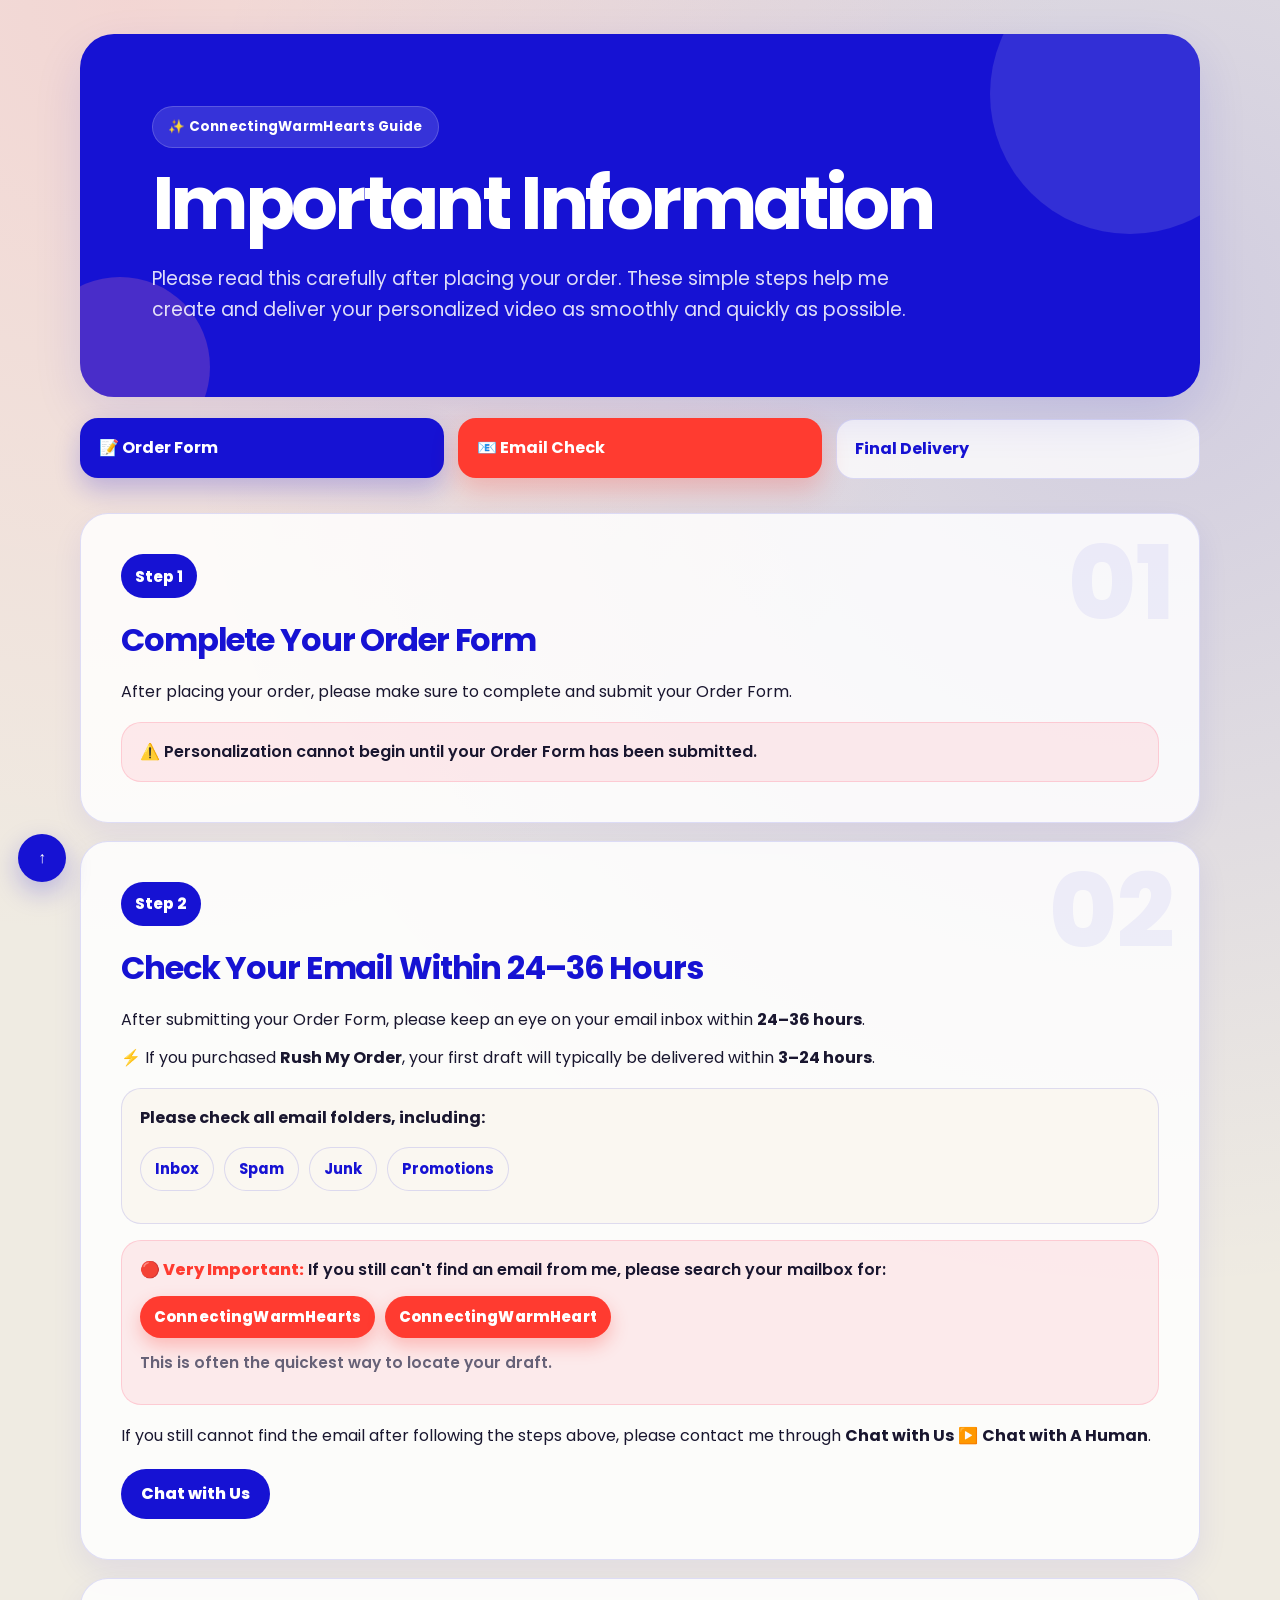
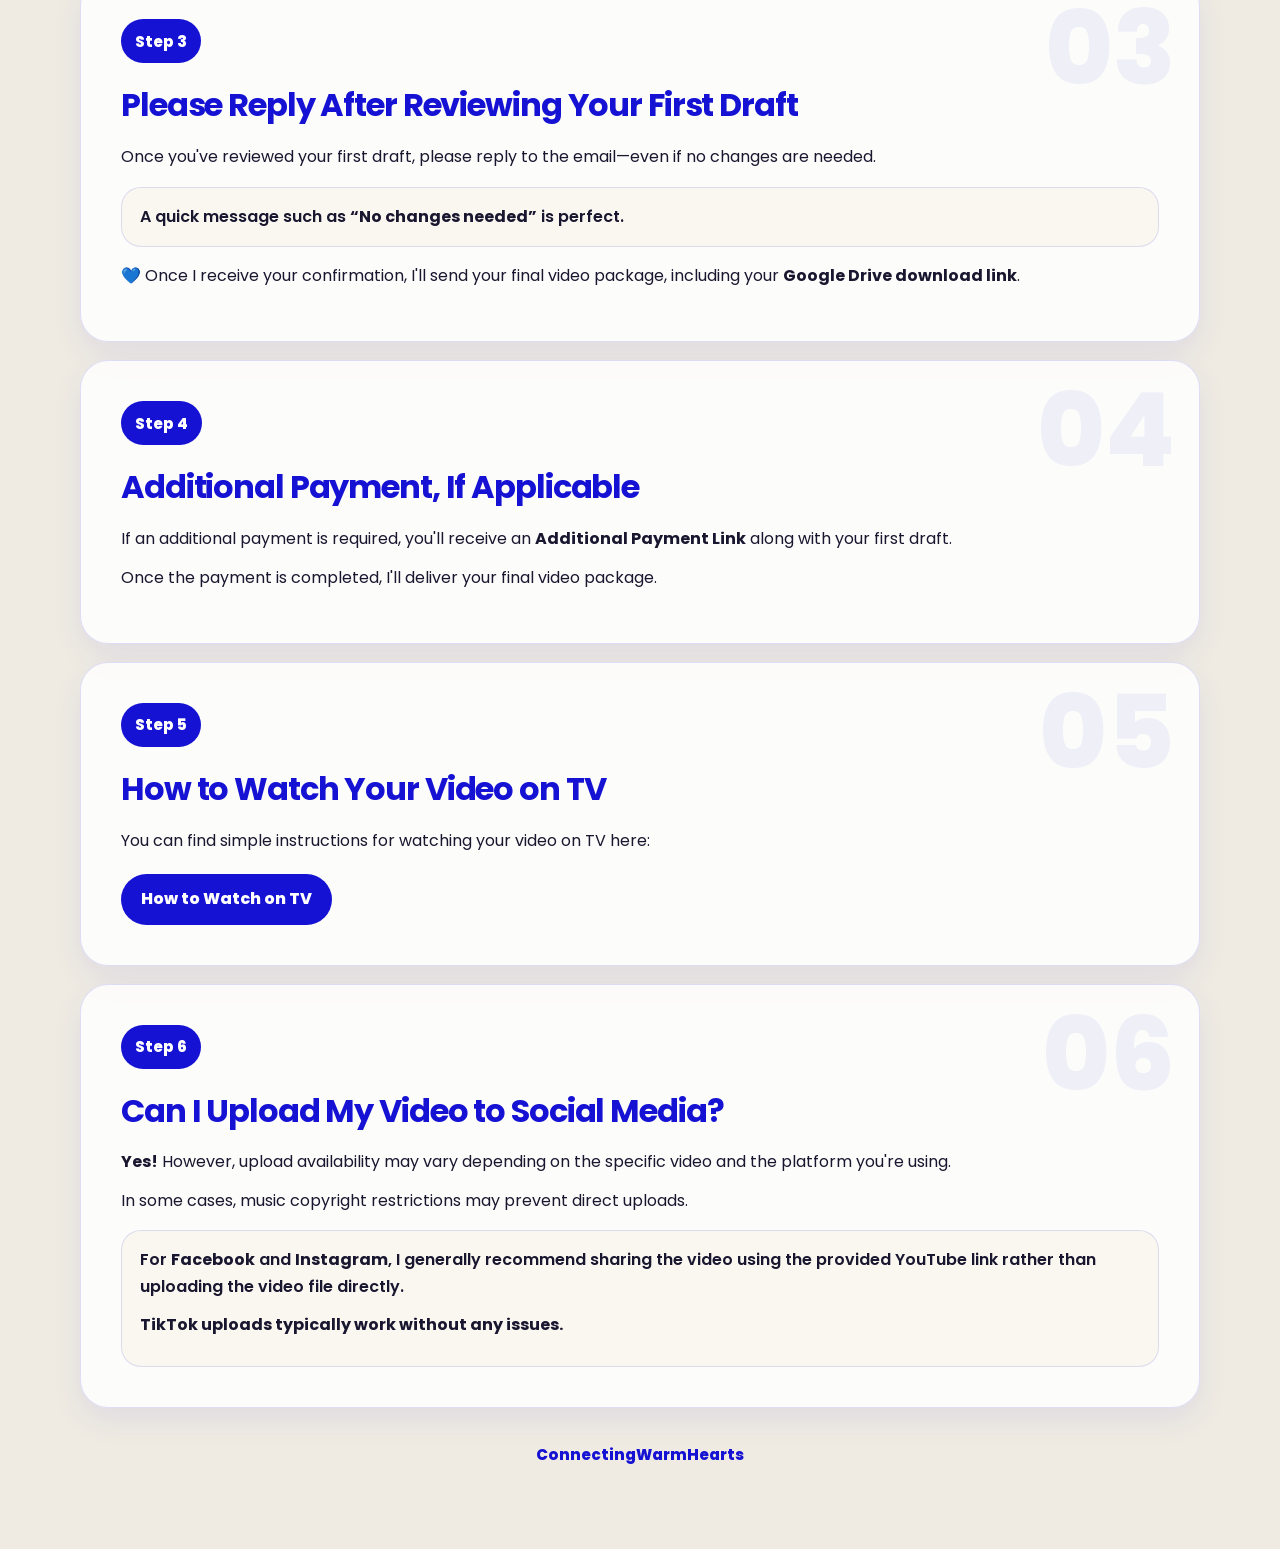
<file: ii.html>
<!DOCTYPE html>
<html lang="en">
<head>
  <meta charset="UTF-8" />
  <meta name="viewport" content="width=device-width, initial-scale=1.0" />
  <title>Important Information | ConnectingWarmHearts</title>
  <link rel="preconnect" href="https://fonts.googleapis.com">
  <link rel="preconnect" href="https://fonts.gstatic.com" crossorigin>
  <link href="https://fonts.googleapis.com/css2?family=Poppins:wght@400;500;600;700;800&display=swap" rel="stylesheet">
  <style>
    :root {
      --brand-blue: #1612d3;
      --brand-cream: #efebe2;
      --soft-cream: #faf7f1;
      --white: #ffffff;
      --text: #19162f;
      --muted: #666177;
      --pink: #ff8fa3;
      --alert-red: #ff3b30;
      --border: rgba(22, 18, 211, 0.13);
      --shadow: 0 18px 50px rgba(22, 18, 211, 0.11);
      --radius-lg: 28px;
      --radius-md: 20px;
    }

    * { box-sizing: border-box; }

    html { scroll-behavior: smooth; }

    body {
      margin: 0;
      font-family: 'Poppins', Arial, sans-serif;
      color: var(--text);
      background:
        radial-gradient(circle at 10% 0%, rgba(255, 143, 163, 0.23), transparent 28%),
        radial-gradient(circle at 90% 10%, rgba(22, 18, 211, 0.14), transparent 32%),
        var(--brand-cream);
      line-height: 1.65;
    }

    a { color: inherit; }

    .page-wrap {
      width: min(1120px, calc(100% - 36px));
      margin: 0 auto;
      padding: 34px 0 70px;
    }

    .hero {
      background: var(--brand-blue);
      color: var(--white);
      border-radius: 34px;
      padding: clamp(34px, 6vw, 72px);
      position: relative;
      overflow: hidden;
      box-shadow: var(--shadow);
      min-height: 330px;
      display: grid;
      align-items: center;
    }

    .hero::before,
    .hero::after {
      content: '';
      position: absolute;
      border-radius: 999px;
      pointer-events: none;
    }

    .hero::before {
      width: 280px;
      height: 280px;
      background: rgba(239, 235, 226, 0.13);
      right: -70px;
      top: -80px;
    }

    .hero::after {
      width: 180px;
      height: 180px;
      background: rgba(255, 143, 163, 0.22);
      left: -50px;
      bottom: -60px;
    }

    .eyebrow {
      display: inline-flex;
      align-items: center;
      gap: 8px;
      width: fit-content;
      background: rgba(255, 255, 255, 0.14);
      border: 1px solid rgba(255, 255, 255, 0.18);
      padding: 9px 15px;
      border-radius: 999px;
      font-size: 0.84rem;
      font-weight: 700;
      letter-spacing: 0.02em;
      margin-bottom: 18px;
      position: relative;
      z-index: 1;
    }

    h1 {
      font-size: clamp(2.25rem, 6vw, 4.6rem);
      line-height: 1.04;
      margin: 0 0 20px;
      letter-spacing: -0.05em;
      position: relative;
      z-index: 1;
      max-width: 850px;
    }

    .hero p {
      font-size: clamp(1rem, 2vw, 1.18rem);
      max-width: 760px;
      margin: 0;
      color: rgba(255, 255, 255, 0.86);
      position: relative;
      z-index: 1;
    }

    .quick-links {
      display: grid;
      grid-template-columns: repeat(3, 1fr);
      gap: 14px;
      margin: 22px 0 34px;
    }

    .quick-link {
      text-decoration: none;
      background: rgba(255, 255, 255, 0.74);
      border: 1px solid var(--border);
      border-radius: 18px;
      padding: 16px 18px;
      font-weight: 700;
      color: var(--brand-blue);
      transition: transform 0.2s ease, background 0.2s ease;
    }

    .quick-link:hover {
      transform: translateY(-2px);
      background: var(--white);
    }



    .quick-link.highlight-action {
      background: var(--brand-blue);
      color: var(--white);
      border-color: rgba(22, 18, 211, 0.35);
      box-shadow: 0 12px 26px rgba(22, 18, 211, 0.23);
      position: relative;
      overflow: hidden;
      transform: translateY(-1px);
    }

    .quick-link.highlight-action::after {
      content: '';
      position: absolute;
      top: 0;
      left: -75%;
      width: 45%;
      height: 100%;
      background: linear-gradient(90deg, transparent, rgba(255,255,255,0.36), transparent);
      animation: shineSweep 2.8s ease-in-out infinite;
    }

    .quick-link.highlight-action:hover {
      background: #0f0bb8;
      transform: translateY(-3px);
    }


    .quick-link.highlight-email {
      background: var(--alert-red);
      color: var(--white);
      border-color: rgba(255, 59, 48, 0.35);
      box-shadow: 0 12px 26px rgba(255, 59, 48, 0.25);
      position: relative;
      overflow: hidden;
      transform: translateY(-1px);
      animation: emailPulse 1.9s ease-in-out infinite;
    }

    .quick-link.highlight-email::after {
      content: '';
      position: absolute;
      top: 0;
      left: -75%;
      width: 45%;
      height: 100%;
      background: linear-gradient(90deg, transparent, rgba(255,255,255,0.36), transparent);
      animation: shineSweep 2.8s ease-in-out infinite;
    }

    .quick-link.highlight-email:hover {
      background: #dc2626;
      transform: translateY(-3px);
    }

    @keyframes emailPulse {
      0%, 100% { box-shadow: 0 12px 26px rgba(255, 59, 48, 0.25); }
      50% { box-shadow: 0 16px 34px rgba(255, 59, 48, 0.42); }
    }

    .action-title {
      display: inline-flex;
      align-items: center;
      gap: 10px;
      background: var(--brand-blue);
      color: var(--white);
      padding: 14px 18px;
      border-radius: 18px;
      box-shadow: 0 12px 26px rgba(22, 18, 211, 0.22);
      margin-bottom: 18px;
    }

    .priority-card {
      border: 2px solid rgba(22, 18, 211, 0.25);
      box-shadow: 0 16px 40px rgba(22, 18, 211, 0.13);
    }

    @keyframes shineSweep {
      0%, 45% { left: -75%; }
      70%, 100% { left: 130%; }
    }

    .section-stack {
      display: grid;
      gap: 18px;
    }

    .info-card {
      background: rgba(255, 255, 255, 0.82);
      border: 1px solid var(--border);
      border-radius: var(--radius-lg);
      padding: clamp(24px, 4vw, 40px);
      box-shadow: 0 12px 32px rgba(22, 18, 211, 0.07);
      position: relative;
      overflow: hidden;
    }

    .info-card::before {
      content: attr(data-step);
      position: absolute;
      right: 24px;
      top: 18px;
      font-size: clamp(3rem, 8vw, 6.5rem);
      font-weight: 800;
      color: rgba(22, 18, 211, 0.055);
      line-height: 1;
    }

    .card-label {
      display: inline-flex;
      align-items: center;
      justify-content: center;
      min-width: 44px;
      height: 44px;
      padding: 0 14px;
      background: var(--brand-blue);
      color: var(--white);
      border-radius: 999px;
      font-size: 0.95rem;
      font-weight: 800;
      margin-bottom: 16px;
    }

    h2 {
      font-size: clamp(1.35rem, 3vw, 2rem);
      margin: 0 0 12px;
      letter-spacing: -0.035em;
      color: var(--brand-blue);
      position: relative;
      z-index: 1;
    }

    p { margin: 0 0 12px; }

    .note {
      background: var(--soft-cream);
      border: 1px solid rgba(22, 18, 211, 0.12);
      border-radius: var(--radius-md);
      padding: 16px 18px;
      margin-top: 16px;
      font-weight: 600;
    }

    .important {
      background: rgba(255, 143, 163, 0.16);
      border-color: rgba(255, 143, 163, 0.34);
    }

    .very-important-label {
      color: var(--alert-red);
      font-weight: 800;
    }

    .folder-list {
      display: flex;
      flex-wrap: wrap;
      gap: 10px;
      padding: 0;
      margin: 16px 0;
      list-style: none;
    }

    .folder-list li {
      background: var(--soft-cream);
      border: 1px solid var(--border);
      color: var(--brand-blue);
      border-radius: 999px;
      padding: 9px 14px;
      font-weight: 700;
      font-size: 0.93rem;
    }

    .search-terms {
      display: flex;
      flex-wrap: wrap;
      gap: 10px;
      margin-top: 10px;
    }

    .term {
      display: inline-block;
      background: var(--alert-red);
      color: var(--white);
      border-radius: 999px;
      padding: 9px 14px;
      font-weight: 800;
      font-size: 0.93rem;
      letter-spacing: 0.01em;
      box-shadow: 0 8px 18px rgba(255, 59, 48, 0.28);
      animation: gentlePulse 1.9s ease-in-out infinite;
    }

    .button-row {
      display: flex;
      flex-wrap: wrap;
      gap: 12px;
      margin-top: 20px;
    }

    .btn {
      display: inline-flex;
      align-items: center;
      justify-content: center;
      min-height: 48px;
      padding: 12px 20px;
      border-radius: 999px;
      text-decoration: none;
      font-weight: 800;
      transition: transform 0.2s ease, opacity 0.2s ease;
    }

    .btn:hover { transform: translateY(-2px); }

    .btn-primary {
      background: var(--brand-blue);
      color: var(--white);
    }

    .btn-pink {
      background: var(--pink);
      color: var(--text);
    }

    .brand-name {
      color: var(--brand-blue);
      font-weight: 800;
    }

    @keyframes gentlePulse {
      0%, 100% { transform: translateY(0); box-shadow: 0 8px 18px rgba(255, 59, 48, 0.28); }
      50% { transform: translateY(-1px); box-shadow: 0 12px 24px rgba(255, 59, 48, 0.42); }
    }

    .mini-copy {
      color: var(--muted);
      font-size: 0.96rem;
    }

    .footer-note {
      text-align: center;
      color: var(--muted);
      font-size: 0.95rem;
      margin-top: 34px;
    }

    .back-top {
      position: fixed;
      left: 18px;
      bottom: 18px;
      width: 48px;
      height: 48px;
      border-radius: 999px;
      background: var(--brand-blue);
      color: var(--white);
      display: grid;
      place-items: center;
      text-decoration: none;
      font-weight: 800;
      box-shadow: 0 10px 26px rgba(22, 18, 211, 0.25);
      z-index: 10;
    }

    @media (max-width: 820px) {
      .quick-links { grid-template-columns: 1fr; }
      .hero { border-radius: 26px; }
      .info-card { border-radius: 22px; }
      .info-card::before { right: 16px; top: 12px; }
    }
  </style>
</head>
<body id="top">
  <main class="page-wrap">
    <section class="hero">
      <div class="eyebrow">✨ ConnectingWarmHearts Guide</div>
      <h1>Important Information</h1>
      <p>Please read this carefully after placing your order. These simple steps help me create and deliver your personalized video as smoothly and quickly as possible.</p>
    </section>

    <nav class="quick-links" aria-label="Quick links">
      <a class="quick-link highlight-action" href="#order-form">📝 Order Form</a>
      <a class="quick-link highlight-email" href="#email-check">📧 Email Check</a>
      <a class="quick-link" href="#final-video">Final Delivery</a>
    </nav>

    <section class="section-stack">
      <article class="info-card priority-card" id="order-form" data-step="01">
        <div class="card-label">Step 1</div>
        <h2>Complete Your Order Form</h2>
        <p>After placing your order, please make sure to complete and submit your Order Form.</p>
        <div class="note important">⚠️ Personalization cannot begin until your Order Form has been submitted.</div>
      </article>

      <article class="info-card priority-card" id="email-check" data-step="02">
        <div class="card-label">Step 2</div>
        <h2>Check Your Email Within 24–36 Hours</h2>
        <p>After submitting your Order Form, please keep an eye on your email inbox within <strong>24–36 hours</strong>.</p>
        <p>⚡ If you purchased <strong>Rush My Order</strong>, your first draft will typically be delivered within <strong>3–24 hours</strong>.</p>
        <div class="note">
          <p><strong>Please check all email folders, including:</strong></p>
          <ul class="folder-list">
            <li>Inbox</li>
            <li>Spam</li>
            <li>Junk</li>
            <li>Promotions</li>
          </ul>
        </div>
        <div class="note important">
          <p><span class="very-important-label">🔴 Very Important:</span> If you still can't find an email from me, please search your mailbox for:</p>
          <div class="search-terms">
            <span class="term">ConnectingWarmHearts</span>
            <span class="term">ConnectingWarmHeart</span>
          </div>
          <p class="mini-copy" style="margin-top:12px;">This is often the quickest way to locate your draft.</p>
        </div>
        <p style="margin-top:18px;">If you still cannot find the email after following the steps above, please contact me through <strong>Chat with Us</strong> ▶️ <strong>Chat with A Human</strong>.</p>
        <div class="button-row">
          <a class="btn btn-primary" href="https://6e2n0.channel.io/" target="_blank" rel="noopener">Chat with Us</a>
        </div>
      </article>

      <article class="info-card" id="final-video" data-step="03">
        <div class="card-label">Step 3</div>
        <h2>Please Reply After Reviewing Your First Draft</h2>
        <p>Once you've reviewed your first draft, please reply to the email—even if no changes are needed.</p>
        <div class="note">A quick message such as <strong>“No changes needed”</strong> is perfect.</div>
        <p style="margin-top:16px;">💙 Once I receive your confirmation, I'll send your final video package, including your <strong>Google Drive download link</strong>.</p>
      </article>

      <article class="info-card" data-step="04">
        <div class="card-label">Step 4</div>
        <h2>Additional Payment, If Applicable</h2>
        <p>If an additional payment is required, you'll receive an <strong>Additional Payment Link</strong> along with your first draft.</p>
        <p>Once the payment is completed, I'll deliver your final video package.</p>
      </article>

      <article class="info-card" data-step="05">
        <div class="card-label">Step 5</div>
        <h2>How to Watch Your Video on TV</h2>
        <p>You can find simple instructions for watching your video on TV here:</p>
        <div class="button-row">
          <a class="btn btn-primary" href="https://cwhs.unlimitedgrowth.xyz/watch.html" target="_blank" rel="noopener">How to Watch on TV</a>
        </div>
      </article>

      <article class="info-card" data-step="06">
        <div class="card-label">Step 6</div>
        <h2>Can I Upload My Video to Social Media?</h2>
        <p><strong>Yes!</strong> However, upload availability may vary depending on the specific video and the platform you're using.</p>
        <p>In some cases, music copyright restrictions may prevent direct uploads.</p>
        <div class="note">
          <p>For <strong>Facebook</strong> and <strong>Instagram</strong>, I generally recommend sharing the video using the provided YouTube link rather than uploading the video file directly.</p>
          <p><strong>TikTok uploads typically work without any issues.</strong></p>
        </div>
      </article>
    </section>

    <p class="footer-note"><span class="brand-name">ConnectingWarmHearts</span></p>
  </main>

  <a class="back-top" href="#top" aria-label="Back to top">↑</a>

  <script>
(function(){
  var w=window;
  if(w.ChannelIO){return;}
  var ch=function(){ch.c(arguments);};
  ch.q=[];
  ch.c=function(args){ch.q.push(args);};
  w.ChannelIO=ch;

  function l(){
    if(w.ChannelIOInitialized){return;}
    w.ChannelIOInitialized=true;

    var s=document.createElement("script");
    s.type="text/javascript";
    s.async=true;
    s.src="https://cdn.channel.io/plugin/ch-plugin-web.js";

    var x=document.getElementsByTagName("script")[0];
    if(x.parentNode){
      x.parentNode.insertBefore(s,x);
    }
  }

  if(document.readyState==="complete"){
    l();
  } else {
    w.addEventListener("DOMContentLoaded",l);
    w.addEventListener("load",l);
  }
})();
</script>

<script>
ChannelIO('boot', {
  pluginKey: '4875562e-547e-4bc3-a347-968bd97b4576'
});
</script>
  
</body>
</html>
</file>
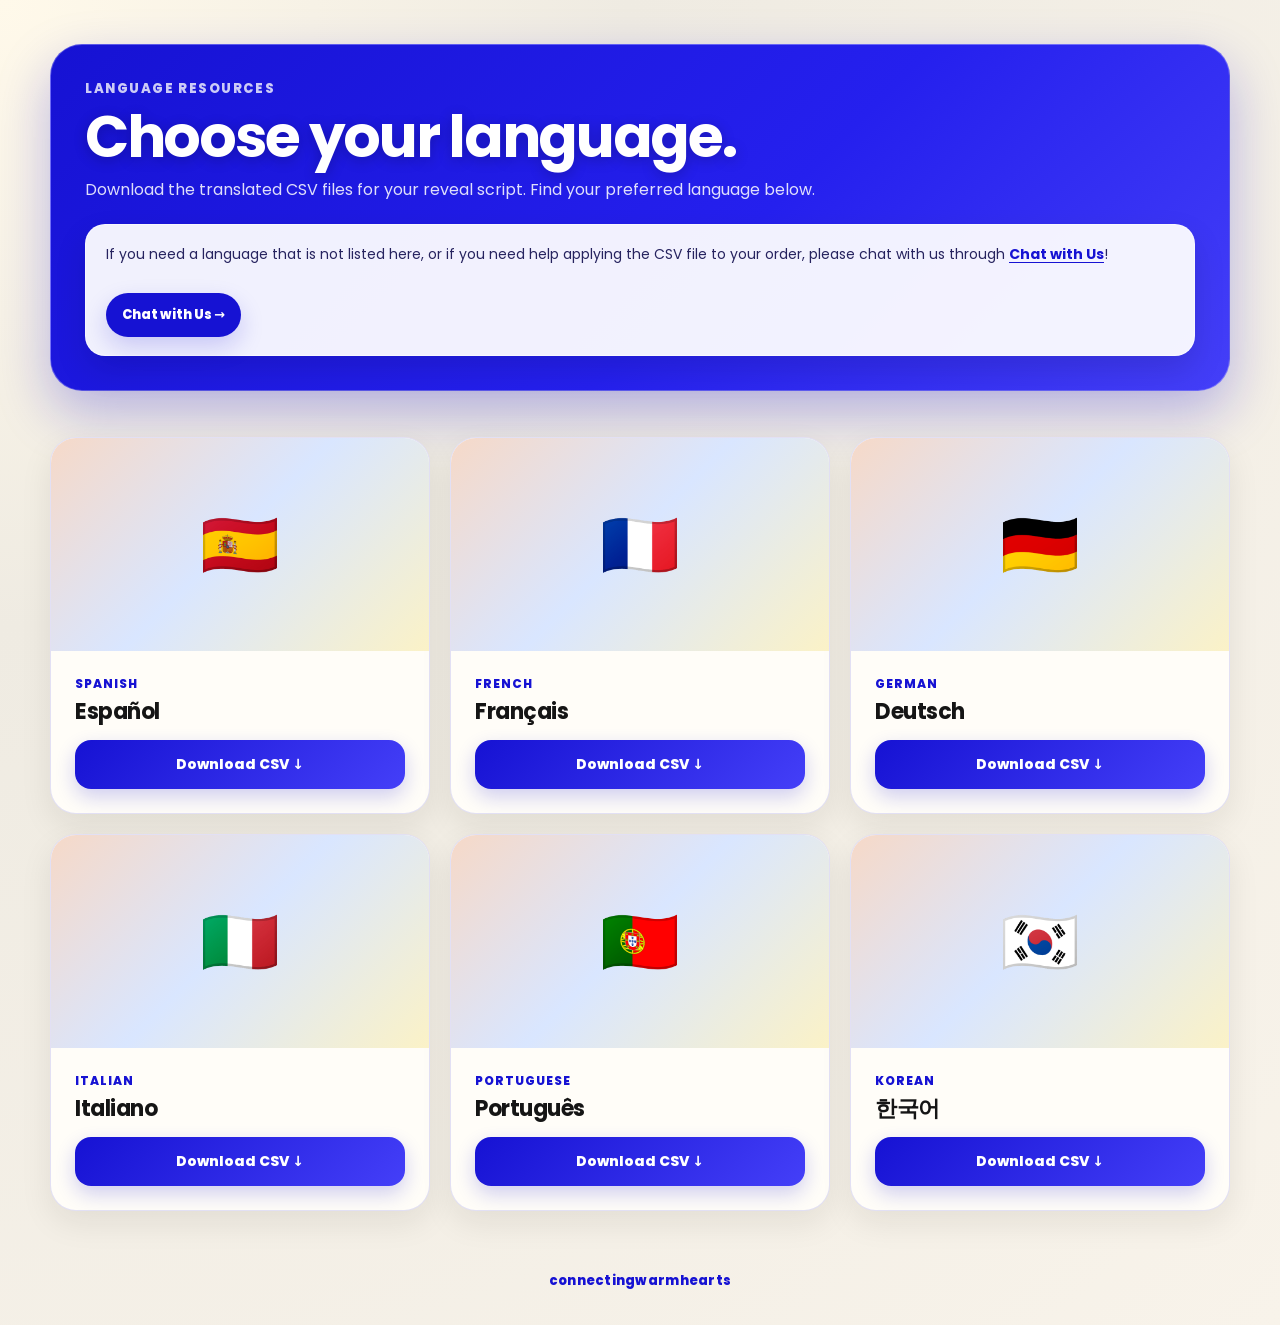
<file: languages.html>
<!doctype html>
<html lang="en">
<head>
  <meta charset="utf-8" />
  <meta name="viewport" content="width=device-width, initial-scale=1" />
  <title>Language CSV Files | ConnectingWarmHearts</title>
  <link rel="preconnect" href="https://fonts.googleapis.com">
  <link rel="preconnect" href="https://fonts.gstatic.com" crossorigin>
  <link href="https://fonts.googleapis.com/css2?family=Poppins:wght@400;500;600;700;800&display=swap" rel="stylesheet">
  <style>
    :root {
      --cream:#efebe2;
      --blue:#1612d3;
      --ink:#151515;
      --muted:#68645f;
      --card:#fffdf8;
      --line:rgba(22,18,211,.14);
      --shadow:0 18px 45px rgba(22,18,211,.12);
      --radius:26px;
    }
    * { box-sizing:border-box; }
    html { scroll-behavior:smooth; }
    body {
      margin:0;
      font-family:Poppins, system-ui, -apple-system, BlinkMacSystemFont, "Segoe UI", sans-serif;
      background:radial-gradient(circle at top left, #fff9ea 0, var(--cream) 34%, #f8f3ea 100%);
      color:var(--ink);
    }
    .wrap { width:min(1180px, calc(100% - 32px)); margin:0 auto; }
    header { padding:44px 0 24px; }
    .hero {
      background:linear-gradient(135deg, #1612d3 0%, #2520ee 58%, #443ff8 100%);
      border:1px solid rgba(255,255,255,.28);
      border-radius:32px;
      padding:34px;
      box-shadow:0 22px 54px rgba(22,18,211,.28);
      color:#fff;
    }
    .eyebrow { color:rgba(255,255,255,.78); font-size:13px; font-weight:800; letter-spacing:.12em; text-transform:uppercase; }
    h1 { margin:8px 0 10px; font-size:clamp(30px, 5vw, 58px); line-height:1.02; letter-spacing:-.04em; }
    .hero h1 {
      color:#fff;
      text-shadow:0 3px 14px rgba(0,0,0,.22);
    }
    .hero p { margin:0; color:rgba(255,255,255,.86); font-size:16px; line-height:1.75; max-width:760px; }
    .hero-note {
      margin-top:20px;
      background:rgba(255,255,255,.94);
      border:1px solid rgba(255,255,255,.55);
      border-radius:20px;
      padding:18px 20px;
      color:#26235f;
      font-size:14px;
      line-height:1.7;
      box-shadow:0 14px 32px rgba(0,0,0,.12);
    }
    .inline-chat { color:var(--blue); text-decoration:underline; text-underline-offset:3px; font-weight:800; }
    .chat-link {
      display:inline-flex;
      align-items:center;
      gap:8px;
      margin-top:12px;
      background:var(--blue);
      color:#fff;
      text-decoration:none;
      border-radius:999px;
      padding:11px 16px;
      font-weight:800;
      font-size:13px;
      box-shadow:0 10px 24px rgba(22,18,211,.18);
    }
    
    .grid {
      display:grid;
      grid-template-columns:repeat(3, minmax(0, 1fr));
      gap:20px;
      padding:22px 0 60px;
    }
    .card {
      background:var(--card);
      border:1px solid rgba(22,18,211,.12);
      border-radius:var(--radius);
      overflow:hidden;
      box-shadow:0 12px 32px rgba(26,24,18,.08);
      transition:.2s ease;
      display:flex;
      flex-direction:column;
    }
    .card:hover { transform:translateY(-3px); box-shadow:0 18px 42px rgba(22,18,211,.14); }
    .thumb {
      position:relative;
      aspect-ratio:16/9;
      background:linear-gradient(135deg, #f6d9c8, #d9e6ff 48%, #fbf2c7);
      display:flex;
      align-items:center;
      justify-content:center;
      font-size:4rem;
    }
    .body { padding:24px; flex-grow:1; display:flex; flex-direction:column; }
    .tag { color:var(--blue); font-size:12px; font-weight:800; text-transform:uppercase; letter-spacing:.08em; }
    h2 { margin:6px 0 15px; font-size:22px; line-height:1.2; letter-spacing:-.02em; }
    
    .download-btn {
      display:inline-flex;
      align-items:center;
      justify-content:center;
      margin-top:auto;
      width:100%;
      border-radius:16px;
      background:linear-gradient(135deg, #1612d3 0%, #443ff8 100%);
      color:#fff;
      text-decoration:none;
      padding:14px;
      font-weight:800;
      font-size:14px;
      box-shadow:0 8px 20px rgba(22,18,211,.2);
      transition:transform .18s ease, box-shadow .18s ease;
    }
    .download-btn:hover {
      transform:translateY(-2px);
      box-shadow:0 12px 28px rgba(22,18,211,.3);
    }
    
    footer { text-align:center; padding:0 0 34px; color:var(--blue); font-size:13px; font-weight:800; letter-spacing:.02em; }
    
    @media (max-width:940px) { .grid { grid-template-columns:repeat(2, minmax(0, 1fr)); } }
    @media (max-width:640px) {
      .wrap { width:min(100% - 22px, 1180px); }
      header { padding-top:20px; }
      .hero { padding:24px 20px; border-radius:24px; }
      .grid { grid-template-columns:1fr; gap:16px; }
    }
  </style>
</head>
<body>
  <header class="wrap">
    <section class="hero">
      <div class="eyebrow">Language Resources</div>
      <h1>Choose your language.</h1>
      <p>Download the translated CSV files for your reveal script. Find your preferred language below.</p>
      <div class="hero-note">
        If you need a language that is not listed here, or if you need help applying the CSV file to your order, please chat with us through <a class="inline-chat" href="https://6e2n0.channel.io" target="_blank" rel="noopener"><strong>Chat with Us</strong></a>!
        <div style="margin-top:14px;">
          <a class="chat-link" href="https://6e2n0.channel.io" target="_blank" rel="noopener">Chat with Us →</a>
        </div>
      </div>
    </section>
  </header>

  <main class="wrap">
    <section class="grid" id="gallery"></section>
  </main>

  <footer>connectingwarmhearts</footer>

  <script>
    // EDIT HERE: Update the languages array with the correct CSV file links
    const languages = [
      {
        id: "spanish",
        language: "Spanish",
        nativeName: "Español",
        emoji: "🇪🇸",
        csvUrl: "spanish.csv" // Change to actual CSV link
      },
      {
        id: "french",
        language: "French",
        nativeName: "Français",
        emoji: "🇫🇷",
        csvUrl: "french.csv"
      },
      {
        id: "german",
        language: "German",
        nativeName: "Deutsch",
        emoji: "🇩🇪",
        csvUrl: "german.csv"
      },
      {
        id: "italian",
        language: "Italian",
        nativeName: "Italiano",
        emoji: "🇮🇹",
        csvUrl: "italian.csv"
      },
      {
        id: "portuguese",
        language: "Portuguese",
        nativeName: "Português",
        emoji: "🇵🇹",
        csvUrl: "portuguese.csv"
      },
      {
        id: "korean",
        language: "Korean",
        nativeName: "한국어",
        emoji: "🇰🇷",
        csvUrl: "korean.csv"
      }
    ];

    const gallery = document.getElementById('gallery');

    function renderLanguages() {
      gallery.innerHTML = languages.map(lang => `
        <article class="card">
          <div class="thumb">
            ${lang.emoji}
          </div>
          <div class="body">
            <div class="tag">${lang.language}</div>
            <h2>${lang.nativeName}</h2>
            <a href="${lang.csvUrl}" class="download-btn" download>Download CSV ↓</a>
          </div>
        </article>
      `).join('');
    }

    renderLanguages();
  </script>
</body>
</html>
</file>
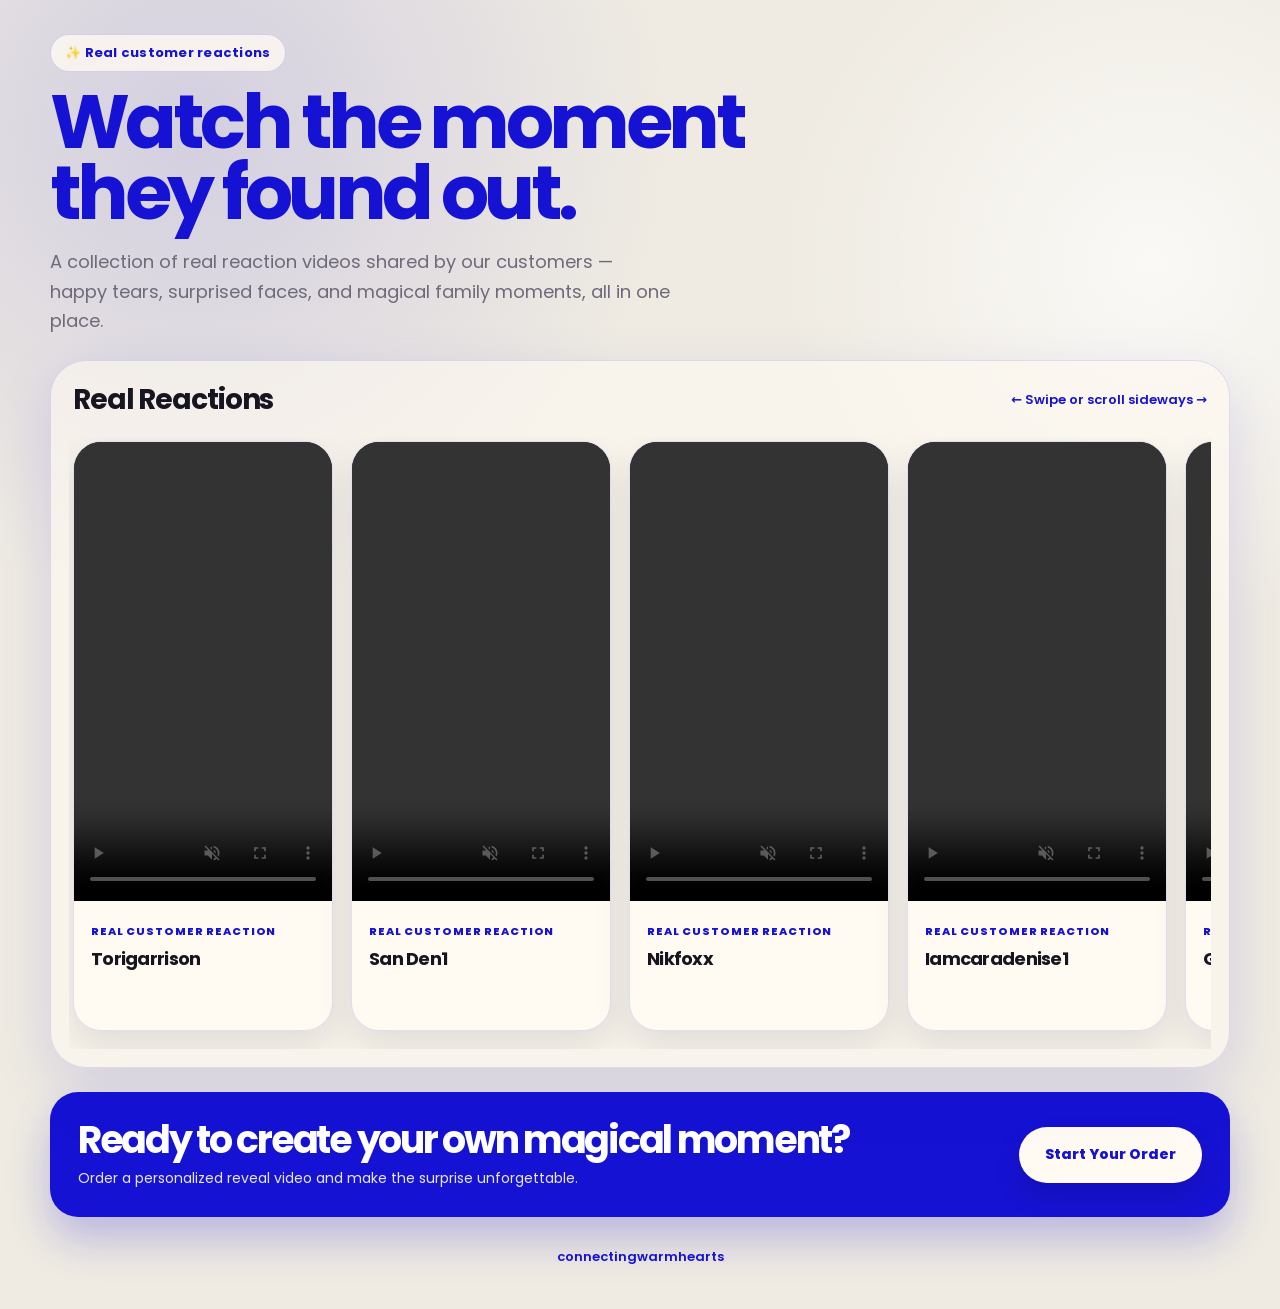
<file: reaction.html>
<!DOCTYPE html>
<html lang="en">
<head>
  <meta charset="UTF-8" />
  <meta name="viewport" content="width=device-width, initial-scale=1.0" />
  <title>Customer Reaction Videos | ConnectingWarmHearts</title>
  <link rel="preconnect" href="https://fonts.googleapis.com">
  <link rel="preconnect" href="https://fonts.gstatic.com" crossorigin>
  <link href="https://fonts.googleapis.com/css2?family=Poppins:wght@400;500;600;700;800&display=swap" rel="stylesheet">
  <style>
    :root {
      --cream: #efebe2;
      --blue: #1612d3;
      --ink: #17151f;
      --muted: #6f6a7a;
      --white: #fffaf2;
      --card: rgba(255, 250, 242, 0.92);
      --shadow: 0 22px 60px rgba(22, 18, 211, 0.13);
      --radius: 28px;
    }

    * { box-sizing: border-box; }

    html { scroll-behavior: smooth; }

    body {
      margin: 0;
      font-family: 'Poppins', system-ui, -apple-system, BlinkMacSystemFont, sans-serif;
      background:
        radial-gradient(circle at 15% 10%, rgba(22, 18, 211, 0.13), transparent 30%),
        radial-gradient(circle at 90% 20%, rgba(255, 255, 255, 0.7), transparent 24%),
        var(--cream);
      color: var(--ink);
      min-height: 100vh;
    }

    .page {
      width: min(1180px, calc(100% - 32px));
      margin: 0 auto;
      padding: 34px 0 42px;
    }

    .hero {
      margin-bottom: 24px;
    }

    .badge {
      display: inline-flex;
      align-items: center;
      gap: 8px;
      padding: 8px 14px;
      border: 1px solid rgba(22, 18, 211, 0.16);
      border-radius: 999px;
      background: rgba(255, 250, 242, 0.78);
      color: var(--blue);
      font-size: 13px;
      font-weight: 700;
      letter-spacing: 0.02em;
      margin-bottom: 14px;
    }

    h1 {
      margin: 0;
      max-width: 760px;
      font-size: clamp(36px, 6vw, 76px);
      line-height: 0.94;
      letter-spacing: -0.06em;
      color: var(--blue);
    }

    .hero p {
      margin: 18px 0 0;
      max-width: 620px;
      color: var(--muted);
      font-size: clamp(15px, 2.2vw, 18px);
      line-height: 1.65;
    }

    .slider-shell {
      position: relative;
      margin-top: 18px;
      padding: 18px;
      border-radius: 36px;
      background: rgba(255, 250, 242, 0.58);
      border: 1px solid rgba(22, 18, 211, 0.12);
      box-shadow: var(--shadow);
      overflow: hidden;
    }

    .slider-header {
      display: flex;
      align-items: center;
      justify-content: space-between;
      gap: 12px;
      margin-bottom: 16px;
      padding: 0 4px;
    }

    .slider-header h2 {
      margin: 0;
      color: var(--ink);
      font-size: clamp(19px, 3vw, 28px);
      letter-spacing: -0.04em;
    }

    .slider-tip {
      color: var(--blue);
      font-size: 13px;
      font-weight: 600;
      white-space: nowrap;
    }

    .reaction-slider {
      display: grid;
      grid-auto-flow: column;
      grid-auto-columns: minmax(260px, 330px);
      gap: 18px;
      overflow-x: auto;
      overscroll-behavior-x: contain;
      scroll-snap-type: x mandatory;
      scroll-padding: 4px;
      padding: 4px 4px 18px;
      scrollbar-width: thin;
      -webkit-overflow-scrolling: touch;
    }

    .reaction-slider::-webkit-scrollbar { height: 8px; }
    .reaction-slider::-webkit-scrollbar-track {
      background: rgba(22, 18, 211, 0.08);
      border-radius: 999px;
    }
    .reaction-slider::-webkit-scrollbar-thumb {
      background: rgba(22, 18, 211, 0.4);
      border-radius: 999px;
    }

    .reaction-card {
      scroll-snap-align: start;
      background: var(--white);
      border: 1px solid rgba(22, 18, 211, 0.12);
      border-radius: var(--radius);
      overflow: hidden;
      box-shadow: 0 16px 36px rgba(20, 18, 45, 0.1);
      transition: transform 0.25s ease, box-shadow 0.25s ease;
    }

    .reaction-card:hover {
      transform: translateY(-4px);
      box-shadow: 0 22px 46px rgba(20, 18, 45, 0.15);
    }

    .video-frame {
      width: 100%;
      aspect-ratio: 9 / 16;
      background: #111;
      overflow: hidden;
    }

    video {
      width: 100%;
      height: 100%;
      object-fit: cover;
      display: block;
      background: #111;
    }

    .card-copy {
      padding: 16px 17px 18px;
    }

    .eyebrow {
      display: inline-block;
      color: var(--blue);
      font-size: 11px;
      font-weight: 800;
      text-transform: uppercase;
      letter-spacing: 0.08em;
      margin-bottom: 8px;
    }

    .card-copy h3 {
      margin: 0;
      font-size: 18px;
      line-height: 1.2;
      letter-spacing: -0.04em;
    }

    .final-cta {
      margin-top: 24px;
      display: flex;
      align-items: center;
      justify-content: space-between;
      gap: 22px;
      padding: 28px 28px;
      border-radius: 28px;
      background: var(--blue);
      color: white;
      box-shadow: 0 22px 44px rgba(22, 18, 211, 0.24);
    }

    .final-cta-copy h2 {
      margin: 0;
      font-size: clamp(26px, 4vw, 38px);
      line-height: 1.05;
      letter-spacing: -0.06em;
      color: white;
    }

    .final-cta-copy p {
      margin: 8px 0 0;
      color: rgba(255, 255, 255, 0.9);
      font-size: 14px;
      line-height: 1.5;
    }

    .final-cta a {
      flex: 0 0 auto;
      display: inline-flex;
      align-items: center;
      justify-content: center;
      min-height: 56px;
      padding: 0 26px;
      border-radius: 999px;
      background: #fffaf2;
      color: var(--blue);
      text-decoration: none;
      font-size: 14px;
      font-weight: 800;
      box-shadow: 0 14px 28px rgba(0, 0, 0, 0.12);
      white-space: nowrap;
    }

    footer {
      text-align: center;
      margin-top: 30px;
      color: var(--blue);
      font-size: 13px;
      font-weight: 600;
    }

    @media (max-width: 760px) {
      .page {
        width: min(100% - 22px, 680px);
        padding-top: 24px;
      }

      .slider-shell {
        border-radius: 28px;
        padding: 13px;
      }

      .slider-header {
        align-items: flex-start;
        flex-direction: column;
      }

      .slider-tip { white-space: normal; }

      .reaction-slider {
        grid-auto-columns: minmax(235px, 78vw);
        gap: 14px;
        padding-bottom: 14px;
      }

      .card-copy h3 { font-size: 16px; }

      .final-cta {
        align-items: flex-start;
        flex-direction: column;
        padding: 24px;
        border-radius: 24px;
      }

      .final-cta a {
        width: 100%;
      }
    }
  </style>
</head>
<body>
  <main class="page">
    <section class="hero">
      <div class="badge">✨ Real customer reactions</div>
      <h1>Watch the moment they found out.</h1>
      <p>A collection of real reaction videos shared by our customers — happy tears, surprised faces, and magical family moments, all in one place.</p>
    </section>

    <section class="slider-shell" aria-label="Customer reaction videos">
      <div class="slider-header">
        <h2>Real Reactions</h2>
        <div class="slider-tip">← Swipe or scroll sideways →</div>
      </div>

      <div class="reaction-slider">

        <article class="reaction-card">
          <div class="video-frame">
            <video autoplay muted loop playsinline controls preload="metadata">
              <source src="https://dl.dropboxusercontent.com/scl/fi/p4lultqjr193u0j5yqmxr/torigarrison_.mp4?rlkey=2u2zdonwoolc1517488o8o3jj" type="video/mp4">
              Your browser does not support the video tag.
            </video>
          </div>
          <div class="card-copy">
            <span class="eyebrow">Real Customer Reaction</span>
            <h3>Torigarrison</h3>
          </div>
        </article>

        <article class="reaction-card">
          <div class="video-frame">
            <video autoplay muted loop playsinline controls preload="metadata">
              <source src="https://dl.dropboxusercontent.com/scl/fi/li3lm74rcrcb2i0npzjpx/san_den1.mp4?rlkey=vvdcxs4bmo6wteamb9269mcgw" type="video/mp4">
              Your browser does not support the video tag.
            </video>
          </div>
          <div class="card-copy">
            <span class="eyebrow">Real Customer Reaction</span>
            <h3>San Den1</h3>
          </div>
        </article>

        <article class="reaction-card">
          <div class="video-frame">
            <video autoplay muted loop playsinline controls preload="metadata">
              <source src="https://dl.dropboxusercontent.com/scl/fi/foxa1zy8vcn6n5n02kotj/nikfoxx.mp4?rlkey=753jh4veavq6natknw9h079j6" type="video/mp4">
              Your browser does not support the video tag.
            </video>
          </div>
          <div class="card-copy">
            <span class="eyebrow">Real Customer Reaction</span>
            <h3>Nikfoxx</h3>
          </div>
        </article>

        <article class="reaction-card">
          <div class="video-frame">
            <video autoplay muted loop playsinline controls preload="metadata">
              <source src="https://dl.dropboxusercontent.com/scl/fi/kfwdhqapivbc0ru22yp08/iamcaradenise1.mp4?rlkey=kkvdf59igqjpux1f6n1euw555" type="video/mp4">
              Your browser does not support the video tag.
            </video>
          </div>
          <div class="card-copy">
            <span class="eyebrow">Real Customer Reaction</span>
            <h3>Iamcaradenise1</h3>
          </div>
        </article>

        <article class="reaction-card">
          <div class="video-frame">
            <video autoplay muted loop playsinline controls preload="metadata">
              <source src="https://dl.dropboxusercontent.com/scl/fi/uljo50ihem9i8mt7tseog/girlmomtribe.mp4?rlkey=qbqlf5kk7p4j2e8pqao3suqld" type="video/mp4">
              Your browser does not support the video tag.
            </video>
          </div>
          <div class="card-copy">
            <span class="eyebrow">Real Customer Reaction</span>
            <h3>Girlmomtribe</h3>
          </div>
        </article>

        <article class="reaction-card">
          <div class="video-frame">
            <video autoplay muted loop playsinline controls preload="metadata">
              <source src="https://dl.dropboxusercontent.com/scl/fi/uates94rxvpphfbdm3qfw/disneyparis-suprise-niece-nephews-happykids.mp4?rlkey=7vbix1ppk4or3z8kydcm6bbip" type="video/mp4">
              Your browser does not support the video tag.
            </video>
          </div>
          <div class="card-copy">
            <span class="eyebrow">Real Customer Reaction</span>
            <h3>Disneyparis Suprise Niece Nephews Happykids</h3>
          </div>
        </article>

        <article class="reaction-card">
          <div class="video-frame">
            <video autoplay muted loop playsinline controls preload="metadata">
              <source src="https://dl.dropboxusercontent.com/scl/fi/1208l0cjhs9otvmdd2qea/sweet.n.bitchy.mp4?rlkey=x0lrsywshdibycrujmzll29le" type="video/mp4">
              Your browser does not support the video tag.
            </video>
          </div>
          <div class="card-copy">
            <span class="eyebrow">Real Customer Reaction</span>
            <h3>Sweet.N.Bitchy</h3>
          </div>
        </article>

        <article class="reaction-card">
          <div class="video-frame">
            <video autoplay muted loop playsinline controls preload="metadata">
              <source src="https://dl.dropboxusercontent.com/scl/fi/wbica2ugw20kj0clbzv4q/sophiel206.mp4?rlkey=7zvx2halnir59xnmgfva38gvb" type="video/mp4">
              Your browser does not support the video tag.
            </video>
          </div>
          <div class="card-copy">
            <span class="eyebrow">Real Customer Reaction</span>
            <h3>Sophiel206</h3>
          </div>
        </article>

        <article class="reaction-card">
          <div class="video-frame">
            <video autoplay muted loop playsinline controls preload="metadata">
              <source src="https://dl.dropboxusercontent.com/scl/fi/qsru9j54v9prw557w1tie/shelldunnill.mp4?rlkey=tbaw6bzcqqr35zbe7x3mderx0" type="video/mp4">
              Your browser does not support the video tag.
            </video>
          </div>
          <div class="card-copy">
            <span class="eyebrow">Real Customer Reaction</span>
            <h3>Shelldunnill</h3>
          </div>
        </article>

        <article class="reaction-card">
          <div class="video-frame">
            <video autoplay muted loop playsinline controls preload="metadata">
              <source src="https://dl.dropboxusercontent.com/scl/fi/n802k7hbpyppg35mv6i11/serena_beth.mp4?rlkey=mmlxs1qw8fj6yww7bek3pdl5o" type="video/mp4">
              Your browser does not support the video tag.
            </video>
          </div>
          <div class="card-copy">
            <span class="eyebrow">Real Customer Reaction</span>
            <h3>Serena Beth</h3>
          </div>
        </article>

        <article class="reaction-card">
          <div class="video-frame">
            <video autoplay muted loop playsinline controls preload="metadata">
              <source src="https://dl.dropboxusercontent.com/scl/fi/h02n4i6x53s817ssky2ws/serannepirie.mp4?rlkey=yyd4bdex8p420ujtqgyy1zv6c" type="video/mp4">
              Your browser does not support the video tag.
            </video>
          </div>
          <div class="card-copy">
            <span class="eyebrow">Real Customer Reaction</span>
            <h3>Serannepirie</h3>
          </div>
        </article>

        <article class="reaction-card">
          <div class="video-frame">
            <video autoplay muted loop playsinline controls preload="metadata">
              <source src="https://dl.dropboxusercontent.com/scl/fi/gb60qzp6f781vjkxgvby4/racheljanehullah.mp4?rlkey=7map0lrlhahw77hcodapa5m54" type="video/mp4">
              Your browser does not support the video tag.
            </video>
          </div>
          <div class="card-copy">
            <span class="eyebrow">Real Customer Reaction</span>
            <h3>Racheljanehullah</h3>
          </div>
        </article>

        <article class="reaction-card">
          <div class="video-frame">
            <video autoplay muted loop playsinline controls preload="metadata">
              <source src="https://dl.dropboxusercontent.com/scl/fi/9nt18zmlp441u05ruggo0/neneleigh.mp4?rlkey=p987jizcc8qc8ajhzqy58vi4j" type="video/mp4">
              Your browser does not support the video tag.
            </video>
          </div>
          <div class="card-copy">
            <span class="eyebrow">Real Customer Reaction</span>
            <h3>Neneleigh</h3>
          </div>
        </article>

        <article class="reaction-card">
          <div class="video-frame">
            <video autoplay muted loop playsinline controls preload="metadata">
              <source src="https://dl.dropboxusercontent.com/scl/fi/91mngyvz7rh2ym4wfkvh3/nells1995.mp4?rlkey=os5q5b9mguhkd2fmypq398cn9" type="video/mp4">
              Your browser does not support the video tag.
            </video>
          </div>
          <div class="card-copy">
            <span class="eyebrow">Real Customer Reaction</span>
            <h3>Nells1995</h3>
          </div>
        </article>

        <article class="reaction-card">
          <div class="video-frame">
            <video autoplay muted loop playsinline controls preload="metadata">
              <source src="https://dl.dropboxusercontent.com/scl/fi/2lbogli2arp1iz0y0mpgj/mrscooperx.mp4?rlkey=12qc065x8rim4vgi8tgy2vjsn" type="video/mp4">
              Your browser does not support the video tag.
            </video>
          </div>
          <div class="card-copy">
            <span class="eyebrow">Real Customer Reaction</span>
            <h3>Mrscooperx</h3>
          </div>
        </article>

        <article class="reaction-card">
          <div class="video-frame">
            <video autoplay muted loop playsinline controls preload="metadata">
              <source src="https://dl.dropboxusercontent.com/scl/fi/vbwtnif2kflnj9zryxcyi/mom2cna.mp4?rlkey=c104za0fwtu4t4zkd0honj9zo" type="video/mp4">
              Your browser does not support the video tag.
            </video>
          </div>
          <div class="card-copy">
            <span class="eyebrow">Real Customer Reaction</span>
            <h3>Mom2Cna</h3>
          </div>
        </article>

        <article class="reaction-card">
          <div class="video-frame">
            <video autoplay muted loop playsinline controls preload="metadata">
              <source src="https://dl.dropboxusercontent.com/scl/fi/zjnwwnhf4li0p32xr6rec/melaniemcewan4.mp4?rlkey=lvliw8v2zp1jdx060p13d07g4" type="video/mp4">
              Your browser does not support the video tag.
            </video>
          </div>
          <div class="card-copy">
            <span class="eyebrow">Real Customer Reaction</span>
            <h3>Melaniemcewan4</h3>
          </div>
        </article>

        <article class="reaction-card">
          <div class="video-frame">
            <video autoplay muted loop playsinline controls preload="metadata">
              <source src="https://dl.dropboxusercontent.com/scl/fi/gj2g2j3u5vkl1z6mc0iwq/mariellatrantham.mp4?rlkey=8hsbnbr96efonye1hycjoq3su" type="video/mp4">
              Your browser does not support the video tag.
            </video>
          </div>
          <div class="card-copy">
            <span class="eyebrow">Real Customer Reaction</span>
            <h3>Mariellatrantham</h3>
          </div>
        </article>

        <article class="reaction-card">
          <div class="video-frame">
            <video autoplay muted loop playsinline controls preload="metadata">
              <source src="https://dl.dropboxusercontent.com/scl/fi/cnqojam3l49lgae4tqmys/lucyphx.mp4?rlkey=d65r9437jrecij59pzvkgzbqc" type="video/mp4">
              Your browser does not support the video tag.
            </video>
          </div>
          <div class="card-copy">
            <span class="eyebrow">Real Customer Reaction</span>
            <h3>Lucyphx</h3>
          </div>
        </article>

        <article class="reaction-card">
          <div class="video-frame">
            <video autoplay muted loop playsinline controls preload="metadata">
              <source src="https://dl.dropboxusercontent.com/scl/fi/hgyua5c46319vrsgtgx08/kristinalise.mp4?rlkey=jckfonyu9rrm29sts9zvyz41d" type="video/mp4">
              Your browser does not support the video tag.
            </video>
          </div>
          <div class="card-copy">
            <span class="eyebrow">Real Customer Reaction</span>
            <h3>Kristinalise</h3>
          </div>
        </article>

        <article class="reaction-card">
          <div class="video-frame">
            <video autoplay muted loop playsinline controls preload="metadata">
              <source src="https://dl.dropboxusercontent.com/scl/fi/yjewudpmd7m1zes24wk02/kimjadef29.mp4?rlkey=3oyr46l1vvzva1qbh6i8x8rgw" type="video/mp4">
              Your browser does not support the video tag.
            </video>
          </div>
          <div class="card-copy">
            <span class="eyebrow">Real Customer Reaction</span>
            <h3>Kimjadef29</h3>
          </div>
        </article>

        <article class="reaction-card">
          <div class="video-frame">
            <video autoplay muted loop playsinline controls preload="metadata">
              <source src="https://dl.dropboxusercontent.com/scl/fi/byedjey3cbbft2j2yuez4/keyahslifestyle.mp4?rlkey=5t4pglvhp9y6323ljvp6crck8" type="video/mp4">
              Your browser does not support the video tag.
            </video>
          </div>
          <div class="card-copy">
            <span class="eyebrow">Real Customer Reaction</span>
            <h3>Keyahslifestyle</h3>
          </div>
        </article>

        <article class="reaction-card">
          <div class="video-frame">
            <video autoplay muted loop playsinline controls preload="metadata">
              <source src="https://dl.dropboxusercontent.com/scl/fi/hxzfdst234gjfh03n0dis/kayleigh_199.mp4?rlkey=83cbrcsvvc3ijo6qnssjdayfq" type="video/mp4">
              Your browser does not support the video tag.
            </video>
          </div>
          <div class="card-copy">
            <span class="eyebrow">Real Customer Reaction</span>
            <h3>Kayleigh 199</h3>
          </div>
        </article>

        <article class="reaction-card">
          <div class="video-frame">
            <video autoplay muted loop playsinline controls preload="metadata">
              <source src="https://dl.dropboxusercontent.com/scl/fi/8o8fta32ylcklsxm8prc9/jemmaleigh1988.mp4?rlkey=n7qfaqqznxzmrvckxuqpu0586" type="video/mp4">
              Your browser does not support the video tag.
            </video>
          </div>
          <div class="card-copy">
            <span class="eyebrow">Real Customer Reaction</span>
            <h3>Jemmaleigh1988</h3>
          </div>
        </article>

        <article class="reaction-card">
          <div class="video-frame">
            <video autoplay muted loop playsinline controls preload="metadata">
              <source src="https://dl.dropboxusercontent.com/scl/fi/khh1a3nppoui48ho2lgvq/gateauxaufildutemps.mp4?rlkey=vlk70ox3x1c0sbgv03jt640q6" type="video/mp4">
              Your browser does not support the video tag.
            </video>
          </div>
          <div class="card-copy">
            <span class="eyebrow">Real Customer Reaction</span>
            <h3>Gateauxaufildutemps</h3>
          </div>
        </article>

        <article class="reaction-card">
          <div class="video-frame">
            <video autoplay muted loop playsinline controls preload="metadata">
              <source src="https://dl.dropboxusercontent.com/scl/fi/157wlg2m3kygzjn8yvdu7/francinemccormick.mp4?rlkey=ucxnk54yh3i4djcr5cl3l4n6a" type="video/mp4">
              Your browser does not support the video tag.
            </video>
          </div>
          <div class="card-copy">
            <span class="eyebrow">Real Customer Reaction</span>
            <h3>Francinemccormick</h3>
          </div>
        </article>

        <article class="reaction-card">
          <div class="video-frame">
            <video autoplay muted loop playsinline controls preload="metadata">
              <source src="https://dl.dropboxusercontent.com/scl/fi/lfl631svjyet3klej8mwl/demilouisemiles.mp4?rlkey=ihfbgivpi9wolkadg2ctumvtg" type="video/mp4">
              Your browser does not support the video tag.
            </video>
          </div>
          <div class="card-copy">
            <span class="eyebrow">Real Customer Reaction</span>
            <h3>Demilouisemiles</h3>
          </div>
        </article>

        <article class="reaction-card">
          <div class="video-frame">
            <video autoplay muted loop playsinline controls preload="metadata">
              <source src="https://dl.dropboxusercontent.com/scl/fi/v13nxk34mrpfxayt6uup4/dayz8a.mp4?rlkey=w6omdk3wj7yd5yn84qgkwq76j" type="video/mp4">
              Your browser does not support the video tag.
            </video>
          </div>
          <div class="card-copy">
            <span class="eyebrow">Real Customer Reaction</span>
            <h3>Dayz8A</h3>
          </div>
        </article>

        <article class="reaction-card">
          <div class="video-frame">
            <video autoplay muted loop playsinline controls preload="metadata">
              <source src="https://dl.dropboxusercontent.com/scl/fi/ypb3cji01beuhj2gb7ikb/daniellemelissaar.mp4?rlkey=6cr88z4pdp2mazn1ighiq3nsg" type="video/mp4">
              Your browser does not support the video tag.
            </video>
          </div>
          <div class="card-copy">
            <span class="eyebrow">Real Customer Reaction</span>
            <h3>Daniellemelissaar</h3>
          </div>
        </article>

        <article class="reaction-card">
          <div class="video-frame">
            <video autoplay muted loop playsinline controls preload="metadata">
              <source src="https://dl.dropboxusercontent.com/scl/fi/65lqo16x9e9ceha3wylo9/daniellejohnstonex.mp4?rlkey=mroslcrff0xvh8b3g7n9kiywi" type="video/mp4">
              Your browser does not support the video tag.
            </video>
          </div>
          <div class="card-copy">
            <span class="eyebrow">Real Customer Reaction</span>
            <h3>Daniellejohnstonex</h3>
          </div>
        </article>

        <article class="reaction-card">
          <div class="video-frame">
            <video autoplay muted loop playsinline controls preload="metadata">
              <source src="https://dl.dropboxusercontent.com/scl/fi/2ny02z75gbbsl15td9y0k/dani2020x.mp4?rlkey=wcvzgk0xji6026d190039817x" type="video/mp4">
              Your browser does not support the video tag.
            </video>
          </div>
          <div class="card-copy">
            <span class="eyebrow">Real Customer Reaction</span>
            <h3>Dani2020X</h3>
          </div>
        </article>

        <article class="reaction-card">
          <div class="video-frame">
            <video autoplay muted loop playsinline controls preload="metadata">
              <source src="https://dl.dropboxusercontent.com/scl/fi/mf1zeym462ngb93pxsls5/daisyfontenot.mp4?rlkey=kagatff8d8yel94hdl3jtse97" type="video/mp4">
              Your browser does not support the video tag.
            </video>
          </div>
          <div class="card-copy">
            <span class="eyebrow">Real Customer Reaction</span>
            <h3>Daisyfontenot</h3>
          </div>
        </article>

        <article class="reaction-card">
          <div class="video-frame">
            <video autoplay muted loop playsinline controls preload="metadata">
              <source src="https://dl.dropboxusercontent.com/scl/fi/stpp3lfpud2b4xzzfhfuz/christiek1122.mp4?rlkey=mot0ov51bfsqca8gw249w3hwc" type="video/mp4">
              Your browser does not support the video tag.
            </video>
          </div>
          <div class="card-copy">
            <span class="eyebrow">Real Customer Reaction</span>
            <h3>Christiek1122</h3>
          </div>
        </article>

        <article class="reaction-card">
          <div class="video-frame">
            <video autoplay muted loop playsinline controls preload="metadata">
              <source src="https://dl.dropboxusercontent.com/scl/fi/40kg6vcfq2pqals7tum1g/autumnyeager88.mp4?rlkey=2khgssg1y0vje2747smni83ms" type="video/mp4">
              Your browser does not support the video tag.
            </video>
          </div>
          <div class="card-copy">
            <span class="eyebrow">Real Customer Reaction</span>
            <h3>Autumnyeager88</h3>
          </div>
        </article>
      </div>
    </section>

    <section class="final-cta">
      <div class="final-cta-copy">
        <h2>Ready to create your own magical moment?</h2>
        <p>Order a personalized reveal video and make the surprise unforgettable.</p>
      </div>
      <a href="https://shop.beacons.ai/connectingwarmhearts/d16c1c70-501e-4565-899a-814f09a50bec" aria-label="Start your order" target="_blank" rel="noopener noreferrer">Start Your Order</a>
    </section>

    <footer>connectingwarmhearts</footer>
  </main>
<script>
(function(){
  var w=window;
  if(w.ChannelIO){return;}
  var ch=function(){ch.c(arguments);};
  ch.q=[];
  ch.c=function(args){ch.q.push(args);};
  w.ChannelIO=ch;

  function l(){
    if(w.ChannelIOInitialized){return;}
    w.ChannelIOInitialized=true;

    var s=document.createElement("script");
    s.type="text/javascript";
    s.async=true;
    s.src="https://cdn.channel.io/plugin/ch-plugin-web.js";

    var x=document.getElementsByTagName("script")[0];
    if(x.parentNode){
      x.parentNode.insertBefore(s,x);
    }
  }

  if(document.readyState==="complete"){
    l();
  } else {
    w.addEventListener("DOMContentLoaded",l);
    w.addEventListener("load",l);
  }
})();
</script>

<script>
ChannelIO('boot', {
  pluginKey: '4875562e-547e-4bc3-a347-968bd97b4576'
});
</script>

  
</body>
</html>
</file>
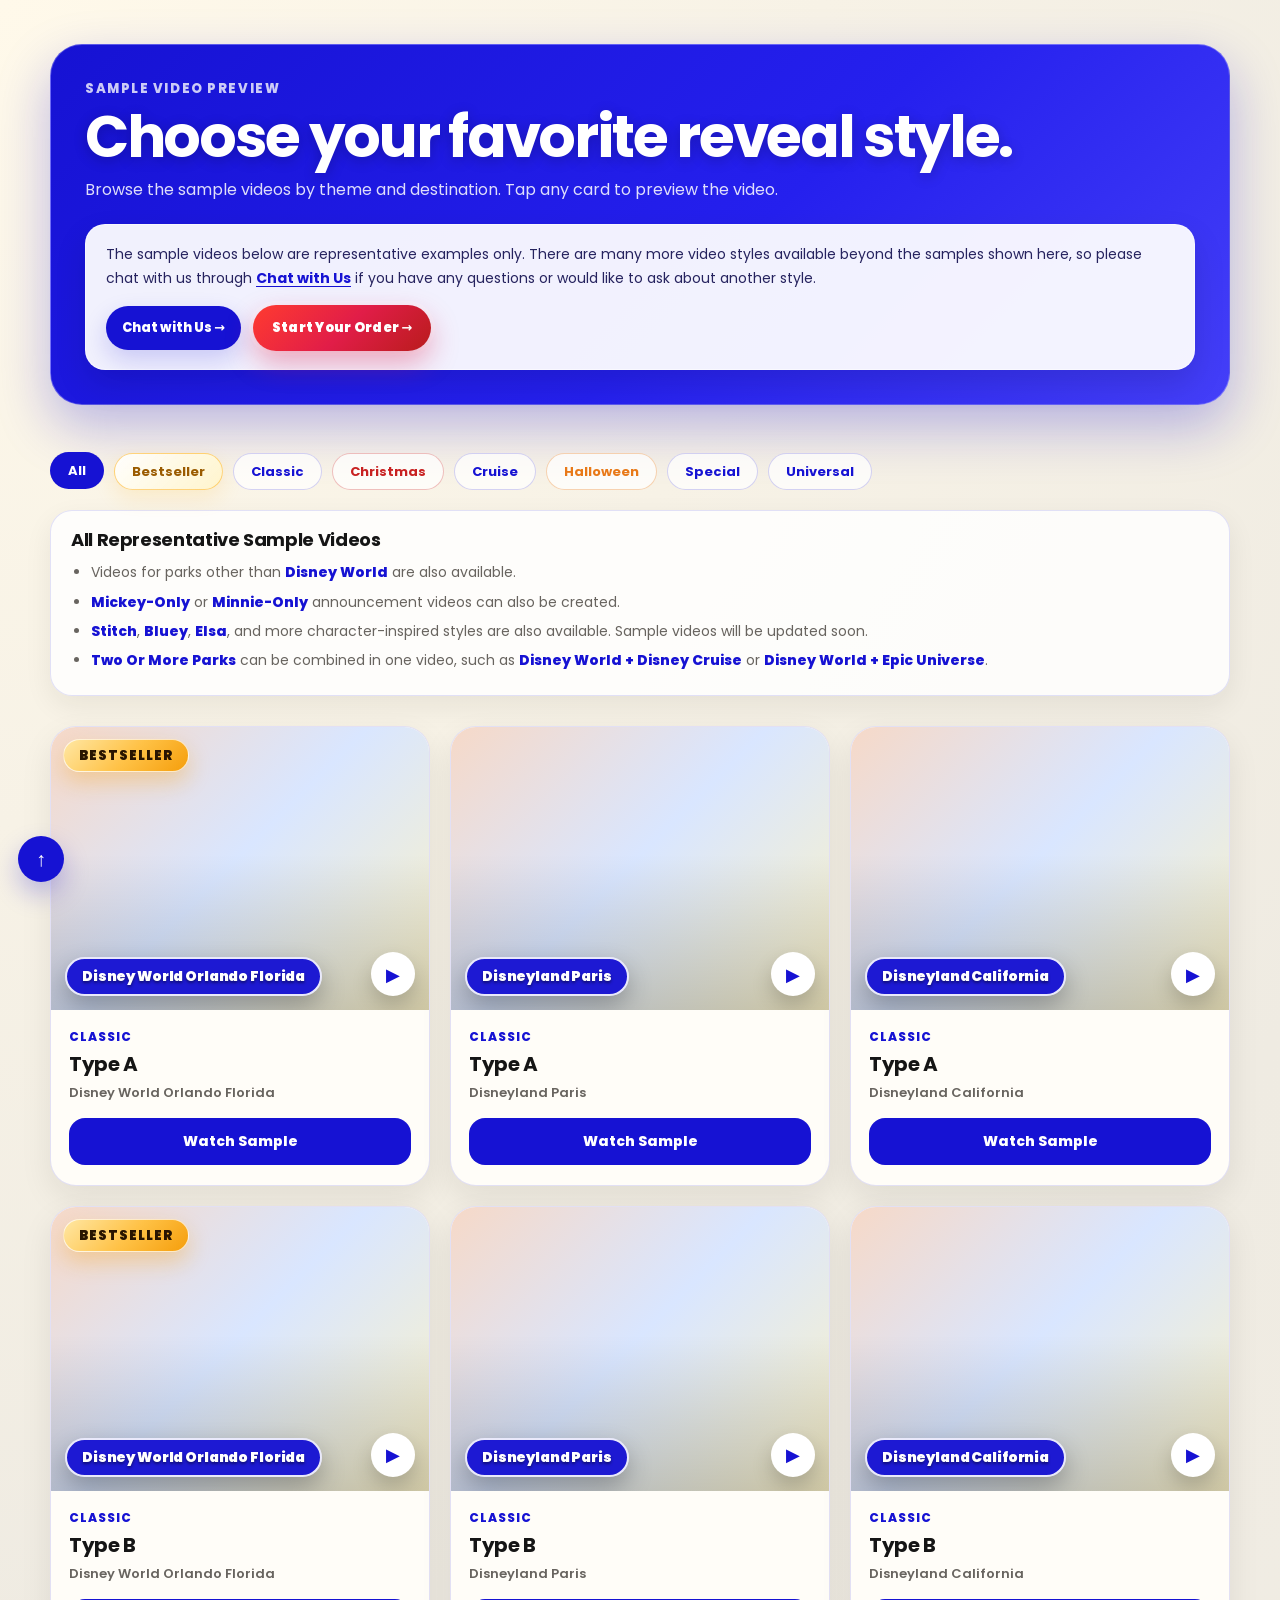
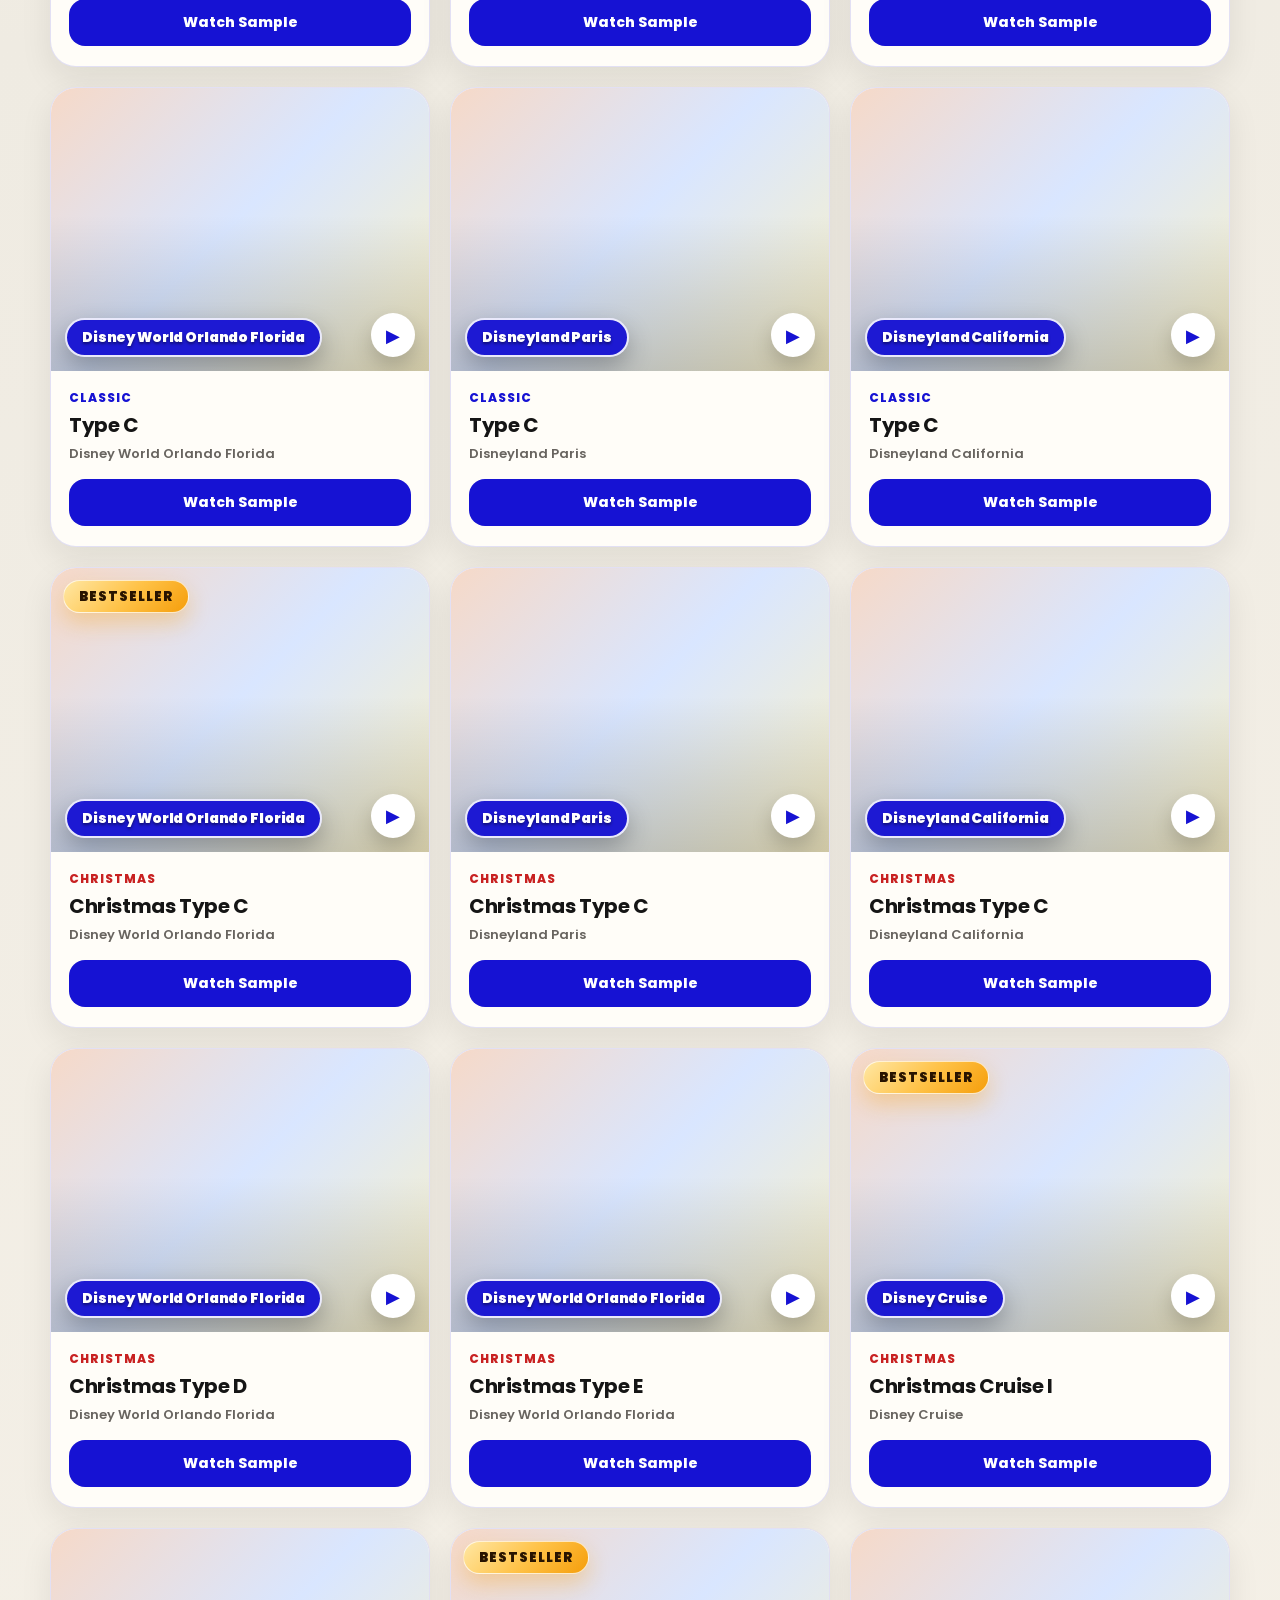
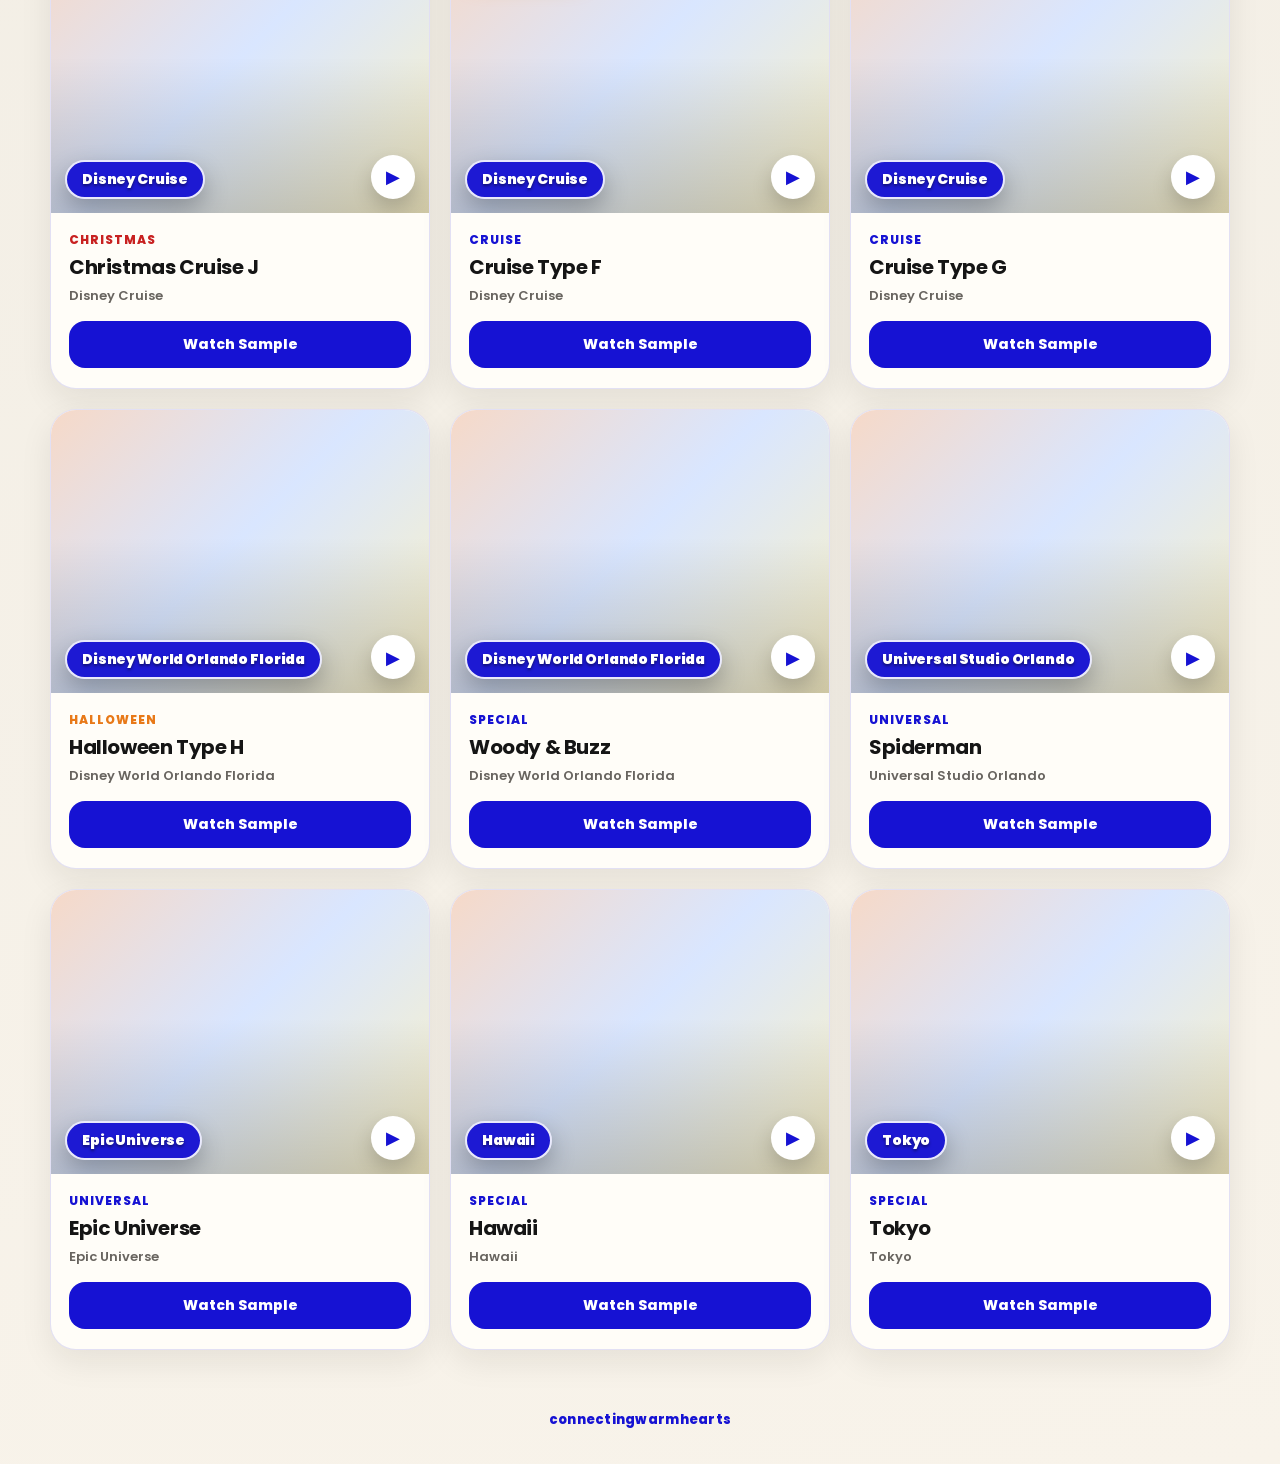
<file: triprevealsample.html>
<!doctype html>
<html lang="en">
<head>
  <meta charset="utf-8" />
  <meta name="viewport" content="width=device-width, initial-scale=1" />
  <title>Sample Video Preview Gallery</title>
  <link rel="preconnect" href="https://fonts.googleapis.com">
  <link rel="preconnect" href="https://fonts.gstatic.com" crossorigin>
  <link href="https://fonts.googleapis.com/css2?family=Poppins:wght@400;500;600;700;800&display=swap" rel="stylesheet">
  <style>
    :root {
      --cream:#efebe2;
      --blue:#1612d3;
      --ink:#151515;
      --muted:#68645f;
      --card:#fffdf8;
      --line:rgba(22,18,211,.14);
      --shadow:0 18px 45px rgba(22,18,211,.12);
      --radius:26px;
    }
    * { box-sizing:border-box; }
    html { scroll-behavior:smooth; }
    body {
      margin:0;
      font-family:Poppins, system-ui, -apple-system, BlinkMacSystemFont, "Segoe UI", sans-serif;
      background:radial-gradient(circle at top left, #fff9ea 0, var(--cream) 34%, #f8f3ea 100%);
      color:var(--ink);
    }
    .wrap { width:min(1180px, calc(100% - 32px)); margin:0 auto; }
    header { padding:44px 0 24px; }
    .hero {
      background:linear-gradient(135deg, #1612d3 0%, #2520ee 58%, #443ff8 100%);
      border:1px solid rgba(255,255,255,.28);
      border-radius:32px;
      padding:34px;
      box-shadow:0 22px 54px rgba(22,18,211,.28);
      color:#fff;
    }
    .eyebrow { color:rgba(255,255,255,.78); font-size:13px; font-weight:800; letter-spacing:.12em; text-transform:uppercase; }
    h1 { margin:8px 0 10px; font-size:clamp(30px, 5vw, 58px); line-height:1.02; letter-spacing:-.04em; }
    .hero h1 {
      color:#fff;
      text-shadow:0 3px 14px rgba(0,0,0,.22);
    }
    .hero p { margin:0; color:rgba(255,255,255,.86); font-size:16px; line-height:1.75; max-width:760px; }
    .hero-note {
      margin-top:20px;
      background:rgba(255,255,255,.94);
      border:1px solid rgba(255,255,255,.55);
      border-radius:20px;
      padding:18px 20px;
      color:#26235f;
      font-size:14px;
      line-height:1.7;
      box-shadow:0 14px 32px rgba(0,0,0,.12);
    }
    .inline-chat { color:var(--blue); text-decoration:underline; text-underline-offset:3px; font-weight:800; }
    .chat-link {
      display:inline-flex;
      align-items:center;
      gap:8px;
      margin-top:12px;
      background:var(--blue);
      color:#fff;
      text-decoration:none;
      border-radius:999px;
      padding:11px 16px;
      font-weight:800;
      font-size:13px;
      box-shadow:0 10px 24px rgba(22,18,211,.18);
    }

    .hero-actions {
      display:flex;
      flex-wrap:wrap;
      gap:12px;
      align-items:center;
      margin-top:14px;
    }
    .hero-actions .chat-link,
    .hero-actions .order-link { margin-top:0; }
    .order-link {
      display:inline-flex;
      align-items:center;
      justify-content:center;
      gap:8px;
      background:linear-gradient(135deg, #ff3b30 0%, #e11d48 52%, #b91c1c 100%);
      color:#fff;
      text-decoration:none;
      border-radius:999px;
      padding:12px 19px;
      font-weight:900;
      font-size:13px;
      letter-spacing:.02em;
      box-shadow:0 12px 28px rgba(225,29,72,.36), 0 0 0 4px rgba(255,255,255,.22);
      transition:transform .18s ease, box-shadow .18s ease, filter .18s ease;
      animation:orderPulse 1.8s ease-in-out infinite;
    }
    .order-link:hover {
      transform:translateY(-2px) scale(1.03);
      box-shadow:0 16px 34px rgba(225,29,72,.48), 0 0 0 5px rgba(255,255,255,.28);
      filter:saturate(1.08);
    }
    @keyframes orderPulse {
      0%, 100% { box-shadow:0 12px 28px rgba(225,29,72,.36), 0 0 0 4px rgba(255,255,255,.22); }
      50% { box-shadow:0 16px 36px rgba(225,29,72,.54), 0 0 0 7px rgba(255,255,255,.18); }
    }
    .filters {
      display:flex;
      flex-wrap:wrap;
      gap:10px;
      padding:24px 0 10px;
    }
    .filter-btn {
      border:1px solid rgba(22,18,211,.18);
      background:rgba(255,255,255,.72);
      color:var(--blue);
      border-radius:999px;
      padding:11px 17px;
      font:700 13px/1 Poppins, sans-serif;
      cursor:pointer;
      transition:.18s ease;
    }
    .filter-btn:hover, .filter-btn.active { background:var(--blue); color:#fff; transform:translateY(-1px); }
    .filter-btn[data-cat="Christmas"] { color:#c82121; border-color:rgba(200,33,33,.28); }
    .filter-btn[data-cat="Christmas"]:hover, .filter-btn[data-cat="Christmas"].active { background:#c82121; color:#fff; }
    .filter-btn[data-cat="Halloween"] { color:#e87918; border-color:rgba(232,121,24,.32); }
    .filter-btn[data-cat="Halloween"]:hover, .filter-btn[data-cat="Halloween"].active { background:#e87918; color:#fff; }
    .category-info {
      display:none;
      margin:10px 0 8px;
      background:rgba(255,255,255,.82);
      border:1px solid rgba(22,18,211,.12);
      border-radius:22px;
      padding:18px 20px;
      box-shadow:0 10px 28px rgba(26,24,18,.07);
    }
    .category-info.show { display:block; }
    .category-info h2 { margin:0 0 6px; font-size:18px; letter-spacing:-.02em; }
    .category-info ul { margin:10px 0 0; padding-left:20px; color:var(--muted); font-size:14px; line-height:1.72; }
    .category-info li { margin:5px 0; }
    .category-info strong,
    .category-info .em {
      font-weight:800;
      color:var(--blue);
    }
    .category-info.christmas { border-color:rgba(200,33,33,.22); }
    .category-info.christmas h2,
    .category-info.christmas strong,
    .category-info.christmas .em { color:#c82121; }
    .category-info.halloween { border-color:rgba(232,121,24,.25); }
    .category-info.halloween h2,
    .category-info.halloween strong,
    .category-info.halloween .em { color:#e87918; }
    .category-info.cruise strong,
    .category-info.cruise .em { color:#1612d3; }
    .category-info.universal strong,
    .category-info.universal .em { color:#6f3ff5; }
    .category-info.special strong,
    .category-info.special .em { color:#0f7b5f; }
    .grid {
      display:grid;
      grid-template-columns:repeat(3, minmax(0, 1fr));
      gap:20px;
      padding:22px 0 60px;
    }
    .card {
      background:var(--card);
      border:1px solid rgba(22,18,211,.12);
      border-radius:var(--radius);
      overflow:hidden;
      box-shadow:0 12px 32px rgba(26,24,18,.08);
      transition:.2s ease;
    }
    .card:hover { transform:translateY(-3px); box-shadow:0 18px 42px rgba(22,18,211,.14); }
    .thumb {
      position:relative;
      aspect-ratio:4/3;
      background:linear-gradient(135deg, #f6d9c8, #d9e6ff 48%, #fbf2c7);
      overflow:hidden;
      display:block;
      text-decoration:none;
      color:inherit;
    }
    .thumb-bg {
      position:absolute;
      inset:-14px;
      background-size:cover;
      background-position:center 35%;
      filter:blur(14px);
      transform:scale(1.08);
      opacity:.46;
    }
    .thumb-main {
      position:absolute;
      inset:0;
      width:100%;
      height:100%;
      object-fit:contain;
      object-position:center center;
      display:block;
      padding:8px;
      z-index:2;
    }
    .thumb::after {
      content:"";
      position:absolute;
      inset:0;
      z-index:3;
      background:linear-gradient(180deg, rgba(0,0,0,0) 45%, rgba(0,0,0,.18) 100%);
      pointer-events:none;
    }
    .placeholder {
      position:absolute; inset:0;
      display:flex; align-items:center; justify-content:center;
      padding:20px;
      text-align:center;
      background:
        radial-gradient(circle at 16% 18%, rgba(255,255,255,.78), transparent 22%),
        radial-gradient(circle at 82% 22%, rgba(255,255,255,.62), transparent 18%),
        linear-gradient(135deg, #f7d7c4, #dce9ff 50%, #fff0bc);
    }
    .placeholder::before {
      content:"";
      position:absolute; left:50%; top:18%; transform:translateX(-50%);
      width:42%; height:52%;
      background:rgba(255,255,255,.38);
      clip-path:polygon(10% 100%, 20% 42%, 34% 42%, 43% 14%, 50% 42%, 65% 42%, 76% 0, 84% 42%, 92% 42%, 100% 100%);
      filter:drop-shadow(0 12px 18px rgba(22,18,211,.14));
    }
    .placeholder span {
      position:relative; z-index:1;
      display:inline-flex;
      align-items:center;
      justify-content:center;
      min-height:48px;
      padding:12px 16px;
      border-radius:999px;
      background:rgba(255,255,255,.84);
      color:var(--blue);
      font-size:13px;
      font-weight:800;
      letter-spacing:.02em;
      box-shadow:0 8px 22px rgba(0,0,0,.08);
    }

    .bestseller-badge {
      position:absolute;
      top:14px;
      left:14px;
      z-index:7;
      display:inline-flex;
      align-items:center;
      gap:6px;
      background:linear-gradient(135deg, #ffdf6e 0%, #ffb21f 100%);
      color:#2d1b00;
      border:2px solid rgba(255,255,255,.92);
      border-radius:999px;
      padding:8px 12px;
      font-size:11px;
      font-weight:900;
      letter-spacing:.06em;
      text-transform:uppercase;
      box-shadow:0 10px 24px rgba(0,0,0,.22);
    }
    .park-badge {
      position:absolute;
      left:14px;
      bottom:14px;
      z-index:6;
      max-width:calc(100% - 28px);
      background:rgba(22,18,211,.96);
      color:#fff;
      border:2px solid rgba(255,255,255,.9);
      border-radius:999px;
      padding:9px 15px;
      font-size:14px;
      font-weight:900;
      line-height:1.2;
      letter-spacing:-.01em;
      text-shadow:0 2px 3px rgba(0,0,0,.45);
      box-shadow:0 10px 24px rgba(0,0,0,.26);
    }
    .play {
      position:absolute; right:14px; bottom:14px; z-index:6;
      width:44px; height:44px; border-radius:50%;
      background:#fff; color:var(--blue); display:grid; place-items:center;
      box-shadow:0 10px 20px rgba(0,0,0,.18);
      font-size:18px; font-weight:800;
    }
    .body { padding:18px 18px 20px; }
    .tag { color:var(--blue); font-size:12px; font-weight:800; text-transform:uppercase; letter-spacing:.08em; }
    .tag.christmas { color:#c82121; }
    .tag.halloween { color:#e87918; }
    h2 { margin:6px 0 7px; font-size:20px; line-height:1.2; letter-spacing:-.02em; }
    .meta { color:var(--muted); font-size:13px; font-weight:600; }
    .watch {
      display:inline-flex;
      align-items:center;
      justify-content:center;
      margin-top:15px;
      width:100%;
      border-radius:16px;
      background:var(--blue);
      color:#fff;
      text-decoration:none;
      padding:13px 14px;
      font-weight:800;
      font-size:14px;
    }
    .hide { display:none !important; }
    .top {
      position:fixed; left:18px; bottom:18px; z-index:20;
      width:46px; height:46px; border-radius:50%;
      border:none; background:var(--blue); color:white;
      box-shadow:0 12px 26px rgba(22,18,211,.26);
      font-size:20px; cursor:pointer;
    }
    footer { text-align:center; padding:0 0 34px; color:var(--blue); font-size:13px; font-weight:800; letter-spacing:.02em; }
    @media (max-width:940px) { .grid { grid-template-columns:repeat(2, minmax(0, 1fr)); } }
    @media (max-width:640px) {
      .wrap { width:min(100% - 22px, 1180px); }
      header { padding-top:20px; }
      .hero { padding:24px 20px; border-radius:24px; }
      .grid { grid-template-columns:1fr; gap:16px; }
  
    .hero-actions {
      display:flex;
      flex-wrap:wrap;
      gap:12px;
      align-items:center;
      margin-top:14px;
    }
    .hero-actions .chat-link,
    .hero-actions .order-link { margin-top:0; }
    .order-link {
      display:inline-flex;
      align-items:center;
      justify-content:center;
      gap:8px;
      background:linear-gradient(135deg, #ff3b30 0%, #e11d48 52%, #b91c1c 100%);
      color:#fff;
      text-decoration:none;
      border-radius:999px;
      padding:12px 19px;
      font-weight:900;
      font-size:13px;
      letter-spacing:.02em;
      box-shadow:0 12px 28px rgba(225,29,72,.36), 0 0 0 4px rgba(255,255,255,.22);
      transition:transform .18s ease, box-shadow .18s ease, filter .18s ease;
      animation:orderPulse 1.8s ease-in-out infinite;
    }
    .order-link:hover {
      transform:translateY(-2px) scale(1.03);
      box-shadow:0 16px 34px rgba(225,29,72,.48), 0 0 0 5px rgba(255,255,255,.28);
      filter:saturate(1.08);
    }
    @keyframes orderPulse {
      0%, 100% { box-shadow:0 12px 28px rgba(225,29,72,.36), 0 0 0 4px rgba(255,255,255,.22); }
      50% { box-shadow:0 16px 36px rgba(225,29,72,.54), 0 0 0 7px rgba(255,255,255,.18); }
    }
    .filters { gap:8px; }
      .filter-btn { flex:1 1 auto; padding:12px 12px; }
  
    .bestseller-badge {
      position:absolute;
      top:14px;
      left:14px;
      z-index:7;
      display:inline-flex;
      align-items:center;
      gap:6px;
      background:linear-gradient(135deg, #ffdf6e 0%, #ffb21f 100%);
      color:#2d1b00;
      border:2px solid rgba(255,255,255,.92);
      border-radius:999px;
      padding:8px 12px;
      font-size:11px;
      font-weight:900;
      letter-spacing:.06em;
      text-transform:uppercase;
      box-shadow:0 10px 24px rgba(0,0,0,.22);
    }
    .park-badge { font-size:12px; padding:7px 11px; }
    }
  

    /* Bestseller updates */
    .filter-btn[data-cat="Bestseller"] {
      color:#9a5b00;
      border-color:rgba(255,178,31,.55);
      background:linear-gradient(135deg, rgba(255,255,255,.92), rgba(255,244,203,.98));
      box-shadow:0 8px 20px rgba(255,178,31,.16);
    }
    .filter-btn[data-cat="Bestseller"]:hover,
    .filter-btn[data-cat="Bestseller"].active {
      background:linear-gradient(135deg, #ffe680 0%, #ffb21f 52%, #ff8f1f 100%);
      color:#2d1b00;
      border-color:rgba(255,255,255,.75);
      box-shadow:0 12px 26px rgba(255,143,31,.34);
    }
    .category-info.bestseller {
      border-color:rgba(255,178,31,.38);
      background:linear-gradient(135deg, rgba(255,255,255,.92), rgba(255,247,218,.94));
    }
    .category-info.bestseller h2,
    .category-info.bestseller strong,
    .category-info.bestseller .em { color:#b86a00; }
    .bestseller-badge {
      top:12px !important;
      left:12px !important;
      gap:7px !important;
      background:linear-gradient(135deg, #fff5b8 0%, #ffd34d 34%, #ff9f1c 72%, #ff7a00 100%) !important;
      color:#251400 !important;
      border:2.5px solid rgba(255,255,255,.96) !important;
      border-radius:999px !important;
      padding:10px 15px !important;
      font-size:13px !important;
      font-weight:900 !important;
      letter-spacing:.075em !important;
      text-transform:uppercase !important;
      box-shadow:0 12px 28px rgba(255,130,0,.42), 0 0 0 4px rgba(255,222,105,.22) !important;
      transform:rotate(-2deg);
    }
    .bestseller-badge .badge-star {
      display:inline-grid;
      place-items:center;
      width:20px;
      height:20px;
      border-radius:50%;
      background:#fff8d7;
      color:#ff8a00;
      font-size:14px;
      line-height:1;
      box-shadow:inset 0 0 0 1px rgba(255,154,0,.25);
    }
    @media (max-width:640px) {
      .bestseller-badge { font-size:12px !important; padding:9px 13px !important; }
      .bestseller-badge .badge-star { width:18px; height:18px; font-size:13px; }
    }


    /* Clean bestseller badge override */
    .bestseller-badge {
      position:absolute !important;
      top:12px !important;
      left:12px !important;
      z-index:7 !important;
      display:inline-flex !important;
      align-items:center !important;
      justify-content:center !important;
      gap:0 !important;
      min-height:32px !important;
      padding:9px 15px !important;
      border-radius:999px !important;
      background:linear-gradient(135deg, #ffe7a3 0%, #ffc247 52%, #f59e0b 100%) !important;
      color:#281400 !important;
      border:1px solid rgba(255,255,255,.72) !important;
      font-weight:900 !important;
      font-size:13px !important;
      line-height:1 !important;
      letter-spacing:.08em !important;
      text-transform:uppercase !important;
      box-shadow:0 10px 22px rgba(245,158,11,.32) !important;
      transform:none !important;
    }
    .bestseller-badge::before,
    .bestseller-badge::after,
    .bestseller-badge .badge-star {
      content:none !important;
      display:none !important;
    }
    @media (max-width:640px) {
      .bestseller-badge {
        font-size:12px !important;
        padding:8px 13px !important;
        transform:none !important;
      }
    }


    /* In-page video preview modal */

  </style>
</head>
<body>
  <header class="wrap">
    <section class="hero">
      <div class="eyebrow">Sample Video Preview</div>
      <h1>Choose your favorite reveal style.</h1>
      <p>Browse the sample videos by theme and destination. Tap any card to preview the video.</p>
      <div class="hero-note">
        The sample videos below are representative examples only. There are many more video styles available beyond the samples shown here, so please chat with us through <a class="inline-chat" href="https://6e2n0.channel.io" target="_blank" rel="noopener"><strong>Chat with Us</strong></a> if you have any questions or would like to ask about another style.
        <div class="hero-actions">
          <a class="chat-link" href="https://6e2n0.channel.io" target="_blank" rel="noopener">Chat with Us →</a>
          <a class="order-link" href="https://shop.beacons.ai/connectingwarmhearts/d16c1c70-501e-4565-899a-814f09a50bec" target="_blank" rel="noopener">Start Your Order →</a>
        </div>
      </div>
    </section>
  </header>

  <main class="wrap">
    <nav class="filters" id="filters"></nav>
    <section class="category-info" id="categoryInfo" aria-live="polite"></section>
    <section class="grid" id="gallery"></section>
  </main>
  <button class="top" onclick="window.scrollTo({top:0, behavior:'smooth'})" aria-label="Back to top">↑</button>
  <footer>connectingwarmhearts</footer>

  <script>
    // EDIT HERE: Paste each thumbnail image address into thumbnailUrl.
    // Example: thumbnailUrl: "https://example.com/my-thumbnail.jpg"
    // Updated: Christmas Cruise I/J are assigned to both Christmas and Cruise filters.
    const videos = [
  {
    "id": "type-a-disney-world-orlando-florida",
    "bestseller": true,
    "category": "Classic",
    "title": "Type A",
    "park": "Disney World Orlando Florida",
    "videoUrl": "https://drive.google.com/file/d/14xRx5_ybpi4CQCWnZiHo7cayLncHFlqt/view?usp=drive_link",
    "thumbnailUrl": "https://www.dropbox.com/scl/fi/mvta2xi60h388qmwoly01/Everyday1.jpeg?rlkey=tf39a1oxtnz6n063il43523e3&st=7210xux1&raw=1",
    "thumbnailAlt": "Type A sample video thumbnail for Disney World Orlando Florida"
  },
  {
    "id": "type-a-disneyland-paris",
    "category": "Classic",
    "title": "Type A",
    "park": "Disneyland Paris",
    "videoUrl": "https://drive.google.com/file/d/1Y7Cbz31ry8y0ahw69Ua2dPQWtCPBCqYV/view?usp=drive_link",
    "thumbnailUrl": "https://www.dropbox.com/scl/fi/mvta2xi60h388qmwoly01/Everyday1.jpeg?rlkey=tf39a1oxtnz6n063il43523e3&st=7210xux1&raw=1",
    "thumbnailAlt": "Type A sample video thumbnail for Disneyland Paris"
  },
  {
    "id": "type-a-disneyland-california",
    "category": "Classic",
    "title": "Type A",
    "park": "Disneyland California",
    "videoUrl": "https://drive.google.com/file/d/1kqnalOFo13pp28wZOb-UMa34gvvt7qOc/view?usp=drive_link",
    "thumbnailUrl": "https://www.dropbox.com/scl/fi/mvta2xi60h388qmwoly01/Everyday1.jpeg?rlkey=tf39a1oxtnz6n063il43523e3&st=7210xux1&raw=1",
    "thumbnailAlt": "Type A sample video thumbnail for Disneyland California"
  },
  {
    "id": "type-b-disney-world-orlando-florida",
    "bestseller": true,
    "category": "Classic",
    "title": "Type B",
    "park": "Disney World Orlando Florida",
    "videoUrl": "https://drive.google.com/file/d/1gEGvT0CUM6nDcUqylkx5K8Y0oC_L4jwe/view?usp=drive_link",
    "thumbnailUrl": "https://www.dropbox.com/scl/fi/dv3wmtkemia0db70c8aeo/everyday-2.jpg?rlkey=1il37ef5d21ozvxz5tq7xa76j&st=ctmt8kkk&raw=1",
    "thumbnailAlt": "Type B sample video thumbnail for Disney World Orlando Florida"
  },
  {
    "id": "type-b-disneyland-paris",
    "category": "Classic",
    "title": "Type B",
    "park": "Disneyland Paris",
    "videoUrl": "https://drive.google.com/file/d/1wJixlT3Gt21HIftk_Rpl4TLffmFDtSJw/view?usp=drive_link",
    "thumbnailUrl": "https://www.dropbox.com/scl/fi/dv3wmtkemia0db70c8aeo/everyday-2.jpg?rlkey=1il37ef5d21ozvxz5tq7xa76j&st=ctmt8kkk&raw=1",
    "thumbnailAlt": "Type B sample video thumbnail for Disneyland Paris"
  },
  {
    "id": "type-b-disneyland-california",
    "category": "Classic",
    "title": "Type B",
    "park": "Disneyland California",
    "videoUrl": "https://drive.google.com/file/d/1gihUO1Yv0wlwjB8isF81XW0L08AdrFGg/view?usp=drive_link",
    "thumbnailUrl": "https://www.dropbox.com/scl/fi/dv3wmtkemia0db70c8aeo/everyday-2.jpg?rlkey=1il37ef5d21ozvxz5tq7xa76j&st=ctmt8kkk&raw=1",
    "thumbnailAlt": "Type B sample video thumbnail for Disneyland California"
  },
  {
    "id": "type-c-disney-world-orlando-florida",
    "category": "Classic",
    "title": "Type C",
    "park": "Disney World Orlando Florida",
    "videoUrl": "https://drive.google.com/file/d/1N4XGbhUeJi_vLG7Zrhl3tOdyQRjMQc52/view?usp=drive_link",
    "thumbnailUrl": "https://www.dropbox.com/scl/fi/cy3k8r64oxgxv9scc033j/everyday3.jpg?rlkey=y6hx0au4w133mm0mx0sbd6utq&st=gkxo0p53&raw=1",
    "thumbnailAlt": "Type C sample video thumbnail for Disney World Orlando Florida"
  },
  {
    "id": "type-c-disneyland-paris",
    "category": "Classic",
    "title": "Type C",
    "park": "Disneyland Paris",
    "videoUrl": "https://drive.google.com/file/d/1wb5p9n15mo8l6LdK9DfGctgwaRPuZ_KR/view?usp=drive_link",
    "thumbnailUrl": "https://www.dropbox.com/scl/fi/cy3k8r64oxgxv9scc033j/everyday3.jpg?rlkey=y6hx0au4w133mm0mx0sbd6utq&st=gkxo0p53&raw=1",
    "thumbnailAlt": "Type C sample video thumbnail for Disneyland Paris"
  },
  {
    "id": "type-c-disneyland-california",
    "category": "Classic",
    "title": "Type C",
    "park": "Disneyland California",
    "videoUrl": "https://drive.google.com/file/d/1vTcN-JH9u7XQBJEs9V16bSEvos-PeOET/view?usp=drive_link",
    "thumbnailUrl": "https://www.dropbox.com/scl/fi/cy3k8r64oxgxv9scc033j/everyday3.jpg?rlkey=y6hx0au4w133mm0mx0sbd6utq&st=gkxo0p53&raw=1",
    "thumbnailAlt": "Type C sample video thumbnail for Disneyland California"
  },
  {
    "id": "christmas-type-c-disney-world-orlando-florida",
    "bestseller": true,
    "category": "Christmas",
    "title": "Christmas Type C",
    "park": "Disney World Orlando Florida",
    "videoUrl": "https://drive.google.com/file/d/1h216LCSdRynd9YlhcpoWsbx6q90GD4Bz/view?usp=drive_link",
    "thumbnailUrl": "https://www.dropbox.com/scl/fi/xg2v2d55eg621zsju3zgk/Christmas1.jpg?rlkey=mn01ylfs9ryjdeh4qbyrqre15&st=nl8ozf3x&raw=1",
    "thumbnailAlt": "Christmas Type C sample video thumbnail for Disney World Orlando Florida"
  },
  {
    "id": "christmas-type-c-disneyland-paris",
    "category": "Christmas",
    "title": "Christmas Type C",
    "park": "Disneyland Paris",
    "videoUrl": "https://drive.google.com/file/d/1IQmMhpdUMJuvKt3dQ1PJcKbCFSvugNCX/view?usp=drive_link",
    "thumbnailUrl": "https://www.dropbox.com/scl/fi/xg2v2d55eg621zsju3zgk/Christmas1.jpg?rlkey=mn01ylfs9ryjdeh4qbyrqre15&st=nl8ozf3x&raw=1",
    "thumbnailAlt": "Christmas Type C sample video thumbnail for Disneyland Paris"
  },
  {
    "id": "christmas-type-c-disneyland-california",
    "category": "Christmas",
    "title": "Christmas Type C",
    "park": "Disneyland California",
    "videoUrl": "https://drive.google.com/file/d/1CskuLuonGCUkbpUQWlivTZmdJtRmQzRc/view?usp=drive_link",
    "thumbnailUrl": "https://www.dropbox.com/scl/fi/xg2v2d55eg621zsju3zgk/Christmas1.jpg?rlkey=mn01ylfs9ryjdeh4qbyrqre15&st=nl8ozf3x&raw=1",
    "thumbnailAlt": "Christmas Type C sample video thumbnail for Disneyland California"
  },
  {
    "id": "christmas-type-d-disney-world-orlando-florida",
    "category": "Christmas",
    "title": "Christmas Type D",
    "park": "Disney World Orlando Florida",
    "videoUrl": "https://drive.google.com/file/d/1f-JBe_p7JXladNu2i4v-ZwOJeyhKYxKQ/view?usp=drive_link",
    "thumbnailUrl": "https://www.dropbox.com/scl/fi/xg2v2d55eg621zsju3zgk/Christmas1.jpg?rlkey=mn01ylfs9ryjdeh4qbyrqre15&st=nl8ozf3x&raw=1",
    "thumbnailAlt": "Christmas Type D sample video thumbnail for Disney World Orlando Florida"
  },
  {
    "id": "christmas-type-e-disney-world-orlando-florida",
    "category": "Christmas",
    "title": "Christmas Type E",
    "park": "Disney World Orlando Florida",
    "videoUrl": "https://drive.google.com/file/d/1SQuYIIxSmqesQivFzan_k8D-EkthNZKZ/view?usp=drive_link",
    "thumbnailUrl": "https://www.dropbox.com/scl/fi/7tvqolcsf0mm3vflwtwgq/Christmas2.jpg?rlkey=mviut8mhy5dq26lfgw86irsm6&st=feomrgkg&raw=1",
    "thumbnailAlt": "Christmas Type E sample video thumbnail for Disney World Orlando Florida"
  },

  {
    "id": "christmas-cruise-i-disney-cruise",
    "bestseller": true,
    "category": "Christmas",
    "categories": ["Christmas", "Cruise"],
    "title": "Christmas Cruise I",
    "park": "Disney Cruise",
    "videoUrl": "https://drive.google.com/file/d/1eohmIprkNzn4rNAie3MuHuSUha1ssuv7/view?usp=drive_link",
    "thumbnailUrl": "https://www.dropbox.com/scl/fi/8itxfz7mausddgaznd2la/Christmas-Cruise.png?rlkey=q7jg5r9wlo8xvn08ul5mkaqx9&st=g0cpg252&raw=1",
    "thumbnailAlt": "Christmas Cruise I sample video thumbnail for Disney Cruise"
  },
  {
    "id": "christmas-cruise-j-disney-cruise",
    "category": "Christmas",
    "categories": ["Christmas", "Cruise"],
    "title": "Christmas Cruise J",
    "park": "Disney Cruise",
    "videoUrl": "https://drive.google.com/file/d/1_mjJuOpQA9Hy8j09j5jQSgGjT-wkzUol/view?usp=drive_link",
    "thumbnailUrl": "https://www.dropbox.com/scl/fi/8itxfz7mausddgaznd2la/Christmas-Cruise.png?rlkey=q7jg5r9wlo8xvn08ul5mkaqx9&st=g0cpg252&raw=1",
    "thumbnailAlt": "Christmas Cruise J sample video thumbnail for Disney Cruise"
  },
  {
    "id": "cruise-type-f-disney-cruise",
    "bestseller": true,
    "category": "Cruise",
    "title": "Cruise Type F",
    "park": "Disney Cruise",
    "videoUrl": "https://drive.google.com/file/d/1b9U8VDWvOdGOf8V6gPAh5m2it8Kzzsi7/view?usp=drive_link",
    "thumbnailUrl": "https://www.dropbox.com/scl/fi/fqro1zfz8cyiuegy0f0sv/Cruise.jpg?rlkey=kzb6lpnxku86jz91n3h6iwhz1&st=a1wa43od&raw=1",
    "thumbnailAlt": "Cruise Type F sample video thumbnail for Disney Cruise"
  },
  {
    "id": "cruise-type-g-disney-cruise",
    "category": "Cruise",
    "title": "Cruise Type G",
    "park": "Disney Cruise",
    "videoUrl": "https://drive.google.com/file/d/1-SlkRufaw2BpSZ9_hUTL8iCgUEv8jZ98/view?usp=drive_link",
    "thumbnailUrl": "https://www.dropbox.com/scl/fi/fqro1zfz8cyiuegy0f0sv/Cruise.jpg?rlkey=kzb6lpnxku86jz91n3h6iwhz1&st=a1wa43od&raw=1",
    "thumbnailAlt": "Cruise Type G sample video thumbnail for Disney Cruise"
  },
  {
    "id": "halloween-type-h-disney-world-orlando-florida",
    "category": "Halloween",
    "title": "Halloween Type H",
    "park": "Disney World Orlando Florida",
    "videoUrl": "https://drive.google.com/file/d/1bLHMC53GAwsFLebx4sl2qyUYVWgOpTKh/view?usp=drive_link",
    "thumbnailUrl": "https://www.dropbox.com/scl/fi/wxskyue2qouk1khqxdz6g/Halloween.jpg?rlkey=0xm7n0kthiftcbr1yag2xd27j&st=3x8uzlgv&raw=1",
    "thumbnailAlt": "Halloween Type H sample video thumbnail for Disney World Orlando Florida"
  },
  {
    "id": "woody-disney-world-orlando-florida",
    "category": "Special",
    "title": "Woody & Buzz",
    "park": "Disney World Orlando Florida",
    "videoUrl": "https://drive.google.com/file/d/1gH5WD2T8ToiUxSJfjCyP2-JDxUnU_Dr6/view?usp=drive_link",
    "thumbnailUrl": "https://www.dropbox.com/scl/fi/zeufh707yep0w6zpwfc3c/Woody-Buzz.jpg?rlkey=0rn87iahudwc5alkcugulk2r1&st=20swj91k&raw=1",
    "thumbnailAlt": "Woody and Buzz sample video thumbnail for Disney World Orlando Florida"
  },
  {
    "id": "spiderman-universal-studio-orlando",
    "category": "Universal",
    "title": "Spiderman",
    "park": "Universal Studio Orlando",
    "videoUrl": "https://drive.google.com/file/d/1675-aow9MQdxDQ8R3lBOgTs6E-C8s_aY/view?usp=drive_link",
    "thumbnailUrl": "https://www.dropbox.com/scl/fi/nr9c0lq4lhv0p8glbq61x/Spiderman.jpg?rlkey=huovgcq4y70o62a25obqyly9e&st=1q17thpt&raw=1",
    "thumbnailAlt": "Spiderman sample video thumbnail for Universal Studio Orlando"
  },
  {
    "id": "epic-universe-epic-universe",
    "category": "Universal",
    "title": "Epic Universe",
    "park": "Epic Universe",
    "videoUrl": "https://drive.google.com/file/d/1M5xTQ1MxYnFJdcVI64m7KgSUqp0MD8AY/view?usp=drive_link",
    "thumbnailUrl": "https://www.dropbox.com/scl/fi/udkc7rdt62r0iuujx38oe/Epic-Universe.jpg?rlkey=fv14qjirhxlr957vi1xy15h6g&st=t6f3in2d&raw=1",
    "thumbnailAlt": "Epic Universe sample video thumbnail for Epic Universe"
  },
  {
    "id": "hawaii-hawaii",
    "category": "Special",
    "title": "Hawaii",
    "park": "Hawaii",
    "videoUrl": "https://drive.google.com/file/d/1Y_zbUhU5AjVxi1En0RMhm2LYrpKjrjZw/view?usp=drive_link",
    "thumbnailUrl": "https://www.dropbox.com/scl/fi/zxvu3pokiqnrxgr19u8d5/Hawaii-Mickey-Minnie.jpg?rlkey=u8btz4nbk9gfvoyzu9ca8c5lw&st=mwanzsql&raw=1",
    "thumbnailAlt": "Hawaii sample video thumbnail for Hawaii"
  },
  {
    "id": "tokyo-tokyo",
    "category": "Special",
    "title": "Tokyo",
    "park": "Tokyo",
    "videoUrl": "https://drive.google.com/file/d/1Z6RxjNimwUzOBCzvBmje8qtqJUm1DmGS/view?usp=drive_link",
    "thumbnailUrl": "https://www.dropbox.com/scl/fi/ye35a1oven612ao5d759j/Tokyo-Mickey-Minnie.jpg?rlkey=3auehhd247q6t9etnr0p9wef7&st=lqq9vgxf&raw=1",
    "thumbnailAlt": "Tokyo sample video thumbnail for Tokyo"
  }
];

    const categories = ['All', 'Bestseller', ...Array.from(new Set(videos.flatMap(v => v.categories || [v.category]))).filter(cat => cat !== 'Bestseller')];
    const filters = document.getElementById('filters');
    const gallery = document.getElementById('gallery');
    const categoryInfo = document.getElementById('categoryInfo');

    const categoryDetails = {
      All: {
        title: 'All Representative Sample Videos',
        items: [
          'Videos for parks other than <strong>Disney World</strong> are also available.',
          '<strong>Mickey-Only</strong> or <strong>Minnie-Only</strong> announcement videos can also be created.',
          '<strong>Stitch</strong>, <strong>Bluey</strong>, <strong>Elsa</strong>, and more character-inspired styles are also available. Sample videos will be updated soon.',
          '<strong>Two Or More Parks</strong> can be combined in one video, such as <strong>Disney World + Disney Cruise</strong> or <strong>Disney World + Epic Universe</strong>.'
        ]
      },
      Bestseller: {
        title: 'Bestseller Sample Videos',
        items: [
          'These are the <strong>Most Popular</strong> sample videos that customers often choose first.',
          'They are great starting points if you are not sure which <strong>Reveal Style</strong> to choose.'
        ]
      },
      Classic: {
        title: 'Classic Sample Videos',
        items: [
          'Difference between <strong>Type A</strong> and <strong>Type B</strong>: <strong>Outfit</strong> and <strong>Script</strong>.',
          'Difference between <strong>Type A/B</strong> and <strong>Type C</strong>: <strong>Intro Length</strong> and <strong>Park Footage Length</strong>.'
        ]
      },
      Christmas: {
        title: 'Christmas Sample Videos',
        items: [
          'Difference between <strong>Type C</strong> and <strong>Type D</strong>: <strong>Park Footage</strong> — <strong>Christmas Season</strong> vs. <strong>Non-Season</strong> footage.',
          'Difference between <strong>Type C/D</strong> and <strong>Type E</strong>: <strong>Intro</strong>, <strong>Outfit</strong>, <strong>Script</strong>, and <strong>Outro</strong>.',
          '<strong>Intro</strong> can be changed to the <strong>Classic Story Intro</strong>.'
        ]
      },
      Cruise: {
        title: 'Cruise Sample Videos',
        items: [
          'Difference between <strong>Type F</strong> and <strong>Type G</strong>: <strong>Background Music</strong> during the <strong>Cruise Footage</strong> section.',
          'Difference between <strong>Type I</strong> and <strong>Type J</strong>: <strong>Background Music</strong> during the <strong>Cruise Footage</strong> section.',
          '<strong>Cruise Footage</strong> can be switched between the <strong>Regular Version</strong> and the <strong>Christmas Version</strong>.'
        ]
      },
      Halloween: {
        title: 'Halloween Sample Videos',
        items: [
          '<strong>Mickey-Only</strong> or <strong>Minnie-Only</strong> versions are available.',
          'The videos below are <strong>Representative Sample Videos</strong>. <strong>Disneyland Paris</strong> and <strong>Disneyland California</strong> versions are also available.'
        ]
      },
      Special: {
        title: 'Special Sample Videos',
        items: [
          '<strong>Disneyland Paris</strong> and <strong>Disneyland California</strong> versions are available.',
          'For parks not shown below, please chat with us through <a class="inline-chat" href="https://6e2n0.channel.io" target="_blank" rel="noopener"><strong>Chat With Us</strong></a> to check availability.'
        ]
      },
      Universal: {
        title: 'Universal Sample Videos',
        items: [
          'This style can be combined with <strong>Other Parks</strong> in one video.'
        ]
      }
    };
    let current = 'All';

    function renderFilters() {
      filters.innerHTML = categories.map(cat => `
        <button class="filter-btn ${cat === current ? 'active' : ''}" data-cat="${cat}">${cat}</button>
      `).join('');
      filters.querySelectorAll('button').forEach(btn => {
        btn.addEventListener('click', () => {
          current = btn.dataset.cat;
      
    renderFilters();
          renderGallery();
        });
      });
    }

    function renderCategoryInfo() {
      const details = categoryDetails[current];
      if (!details) {
        categoryInfo.className = 'category-info';
        categoryInfo.innerHTML = '';
        return;
      }
      const className = current.toLowerCase().replace(/[^a-z0-9]+/g, '-');
      categoryInfo.className = `category-info show ${className}`;
      const infoItems = (details.items || []).map(item => `<li>${item}</li>`).join('');
      categoryInfo.innerHTML = `<h2>${details.title}</h2><ul>${infoItems}</ul>`;
    }

    function escapeAttr(value) {
      return String(value || '').replace(/&/g, '&amp;').replace(/"/g, '&quot;').replace(/</g, '&lt;').replace(/>/g, '&gt;');
    }

    function lazyLoadThumbnails() {
      const lazyItems = gallery.querySelectorAll('[data-src], [data-bg]');

      if (!('IntersectionObserver' in window)) {
        lazyItems.forEach(el => {
          if (el.dataset.src) el.src = el.dataset.src;
          if (el.dataset.bg) el.style.backgroundImage = `url('${el.dataset.bg}')`;
        });
        return;
      }

      const observer = new IntersectionObserver((entries, obs) => {
        entries.forEach(entry => {
          if (!entry.isIntersecting) return;
          const el = entry.target;
          if (el.dataset.src) {
            el.src = el.dataset.src;
            el.removeAttribute('data-src');
          }
          if (el.dataset.bg) {
            el.style.backgroundImage = `url('${el.dataset.bg}')`;
            el.removeAttribute('data-bg');
          }
          obs.unobserve(el);
        });
      }, { rootMargin: '250px 0px', threshold: 0.01 });

      lazyItems.forEach(el => observer.observe(el));
    }

    function renderGallery() {
      renderCategoryInfo();
      const list = current === 'All' ? videos : current === 'Bestseller' ? videos.filter(v => v.bestseller) : videos.filter(v => (v.categories || [v.category]).includes(current));
      gallery.innerHTML = list.map((v, index) => {
        const shouldLoadNow = index < 6;
        const thumbUrl = escapeAttr(v.thumbnailUrl);
        const thumbAlt = escapeAttr(v.thumbnailAlt);
        const bgAttr = shouldLoadNow ? `style="background-image:url('${thumbUrl}')"` : `data-bg="${thumbUrl}"`;
        const imgAttr = shouldLoadNow
          ? `src="${thumbUrl}" loading="eager" fetchpriority="high"`
          : `data-src="${thumbUrl}" loading="lazy" fetchpriority="low"`;
        return `
        <article class="card">
          <a class="thumb" href="${v.videoUrl}" target="_blank" rel="noopener" data-video-url="${escapeAttr(v.videoUrl)}">
            ${v.thumbnailUrl
              ? `<span class="thumb-bg" ${bgAttr}></span><img class="thumb-main" ${imgAttr} decoding="async" alt="${thumbAlt}" onerror="this.remove(); this.parentElement.querySelector('.thumb-bg')?.remove(); this.parentElement.querySelector('.placeholder').classList.remove('hide');">`
              : ''}
            <div class="placeholder ${v.thumbnailUrl ? 'hide' : ''}"><span>Paste thumbnail URL</span></div>
            ${v.bestseller ? '<div class="bestseller-badge">BESTSELLER</div>' : ''}
            <div class="park-badge">${v.park}</div>
            <div class="play">▶</div>
          </a>
          <div class="body">
            <div class="tag ${v.category.toLowerCase().replace(/[^a-z0-9]+/g, '-')}">${v.category}</div>
            <h2>${v.title}</h2>
            <div class="meta">${v.park}</div>
            <a class="watch" href="${v.videoUrl}" target="_blank" rel="noopener" data-video-url="${escapeAttr(v.videoUrl)}">Watch Sample</a>
          </div>
        </article>
      `}).join('');
      lazyLoadThumbnails();
    }

    renderFilters();
    renderGallery();
  </script>
<script>
(function(){
  var w=window;
  if(w.ChannelIO){return;}
  var ch=function(){ch.c(arguments);};
  ch.q=[];
  ch.c=function(args){ch.q.push(args);};
  w.ChannelIO=ch;

  function l(){
    if(w.ChannelIOInitialized){return;}
    w.ChannelIOInitialized=true;

    var s=document.createElement("script");
    s.type="text/javascript";
    s.async=true;
    s.src="https://cdn.channel.io/plugin/ch-plugin-web.js";

    var x=document.getElementsByTagName("script")[0];
    if(x.parentNode){
      x.parentNode.insertBefore(s,x);
    }
  }

  if(document.readyState==="complete"){
    l();
  } else {
    w.addEventListener("DOMContentLoaded",l);
    w.addEventListener("load",l);
  }
})();
</script>

<script>
ChannelIO('boot', {
  pluginKey: '4875562e-547e-4bc3-a347-968bd97b4576'
});
</script>

  
</body>
</html>
</file>
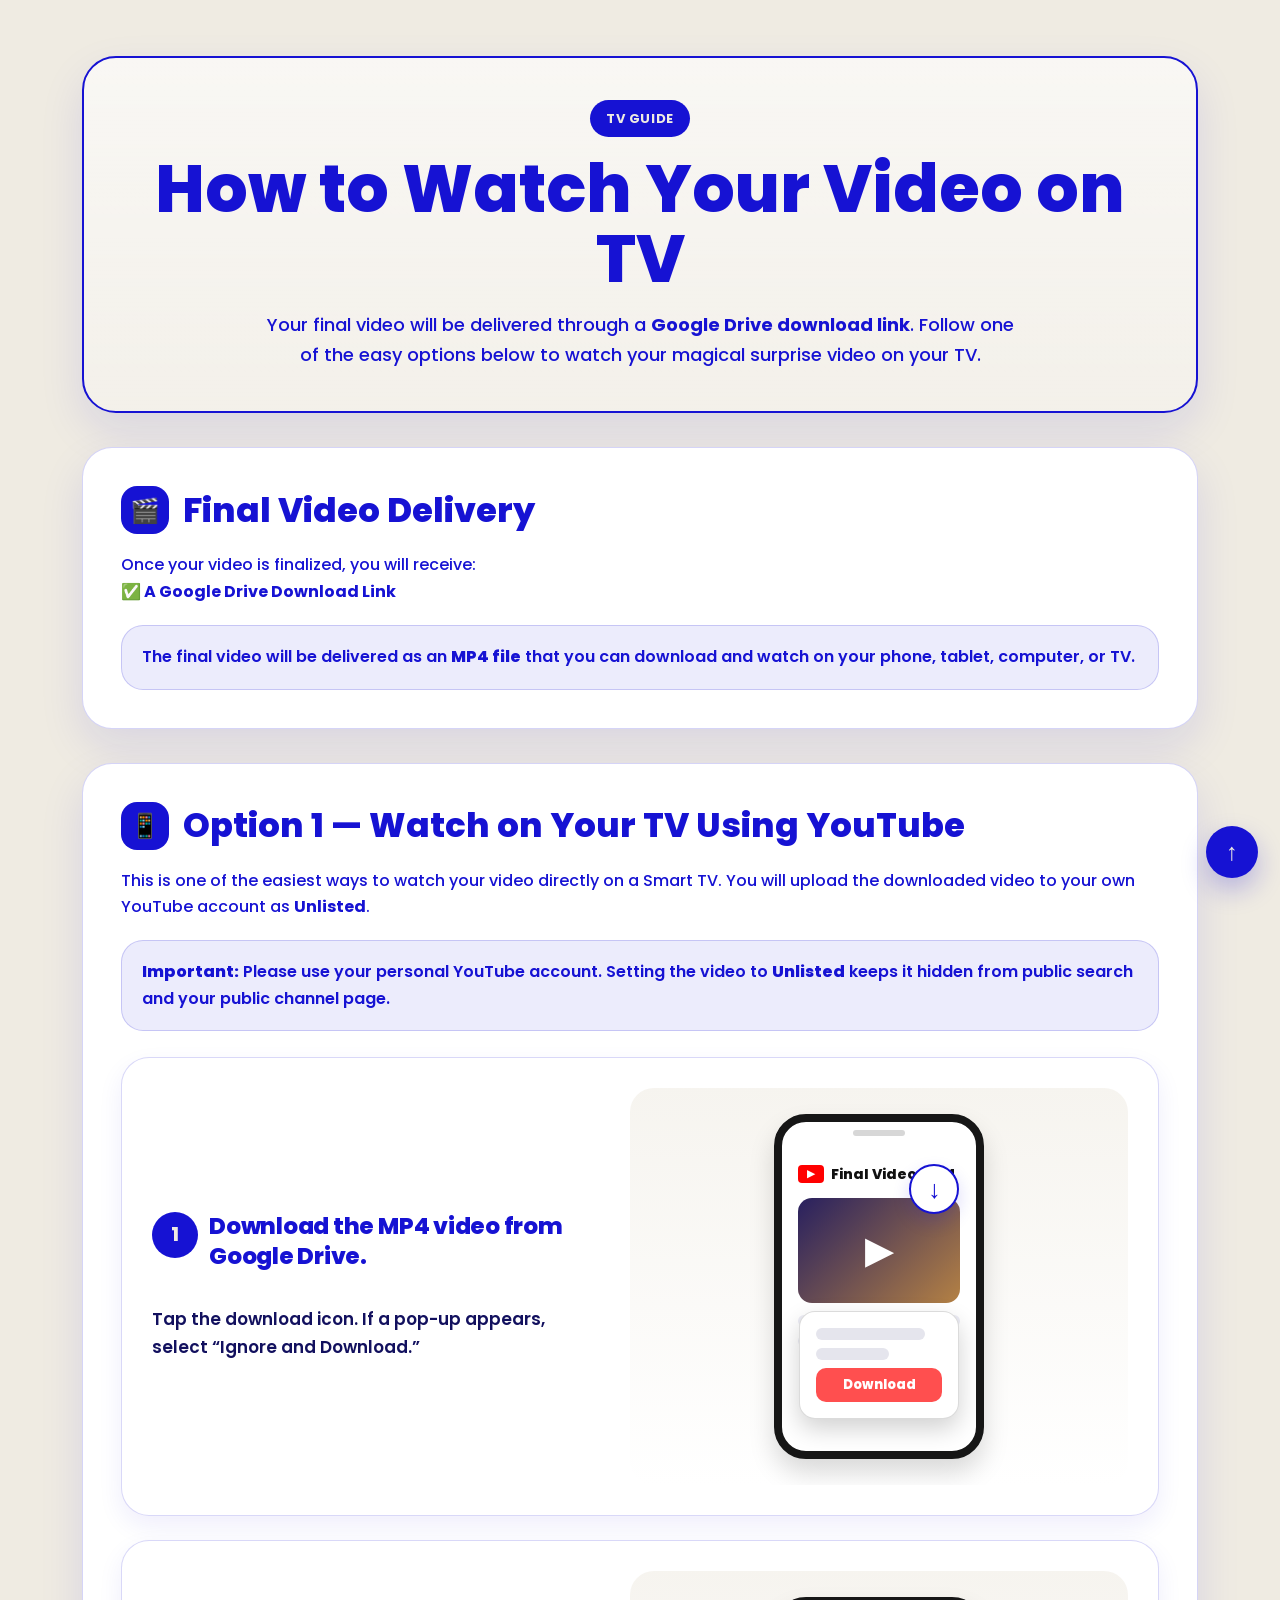
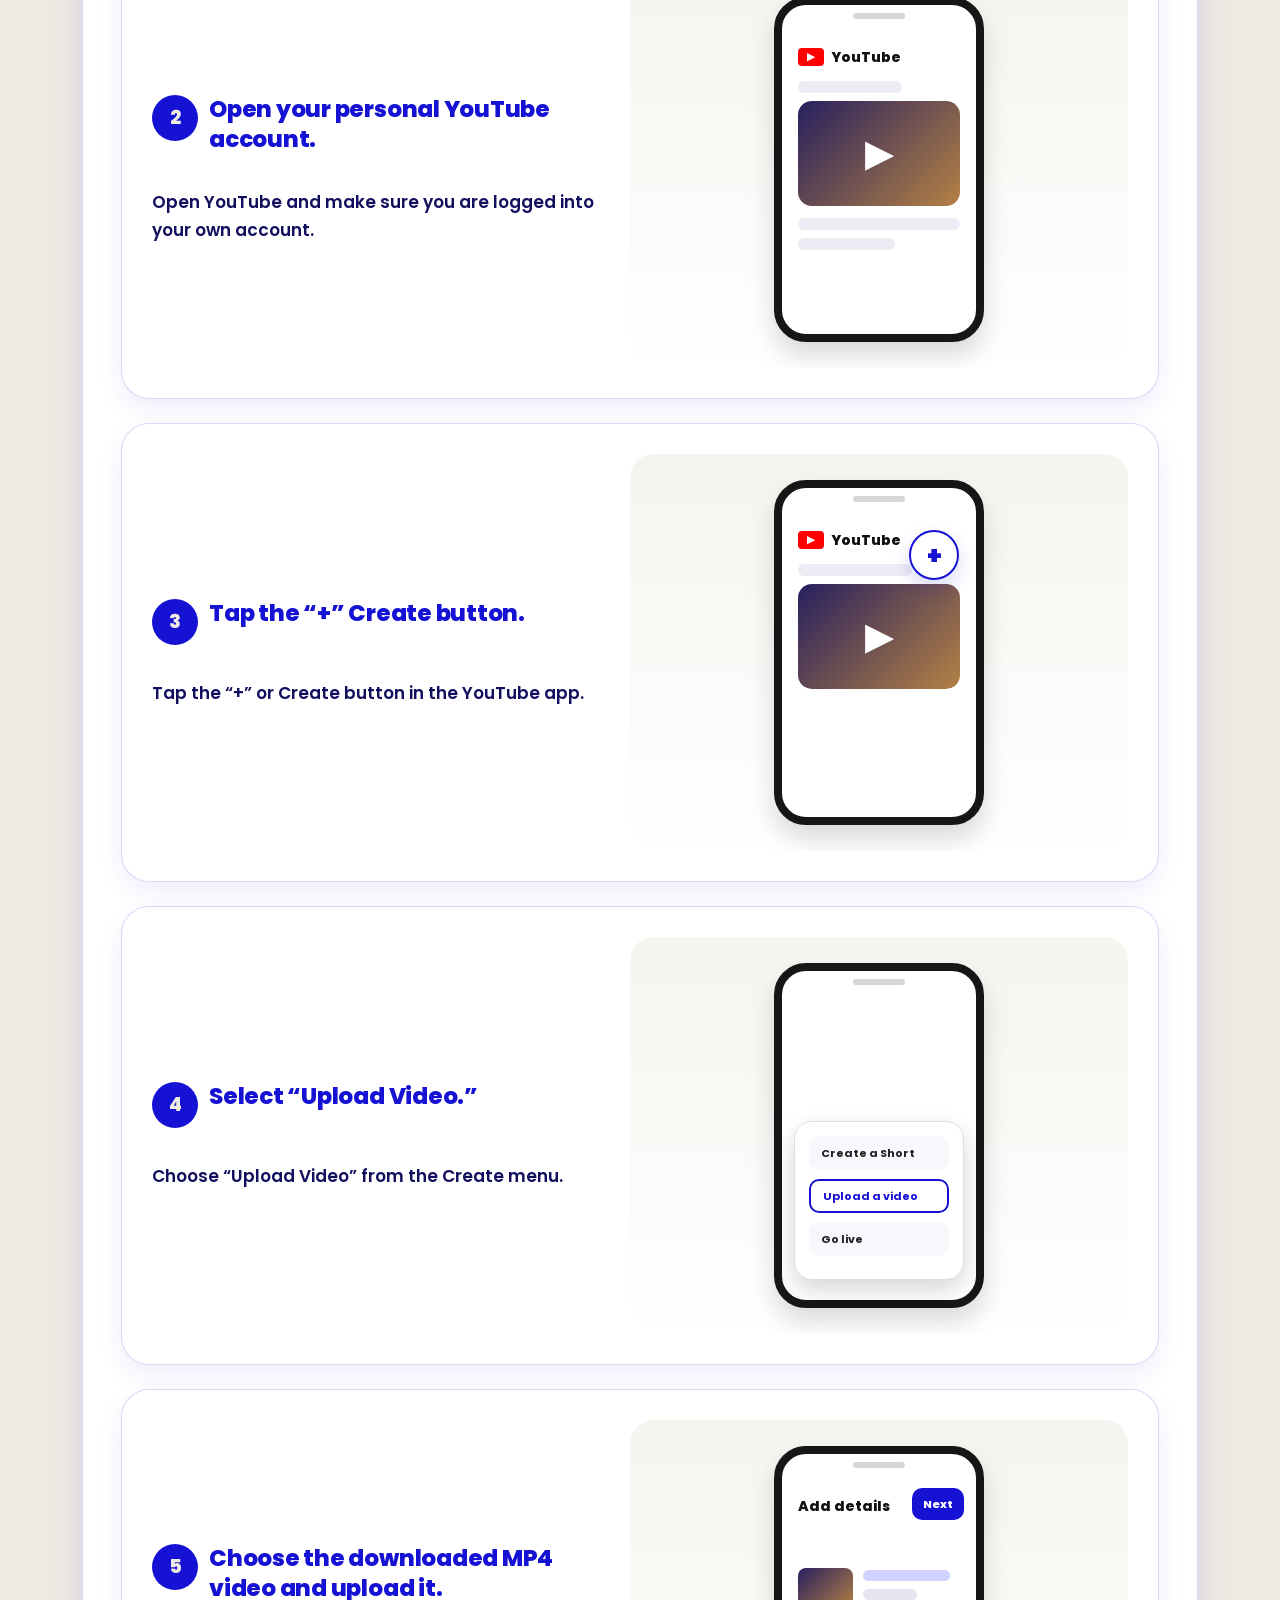
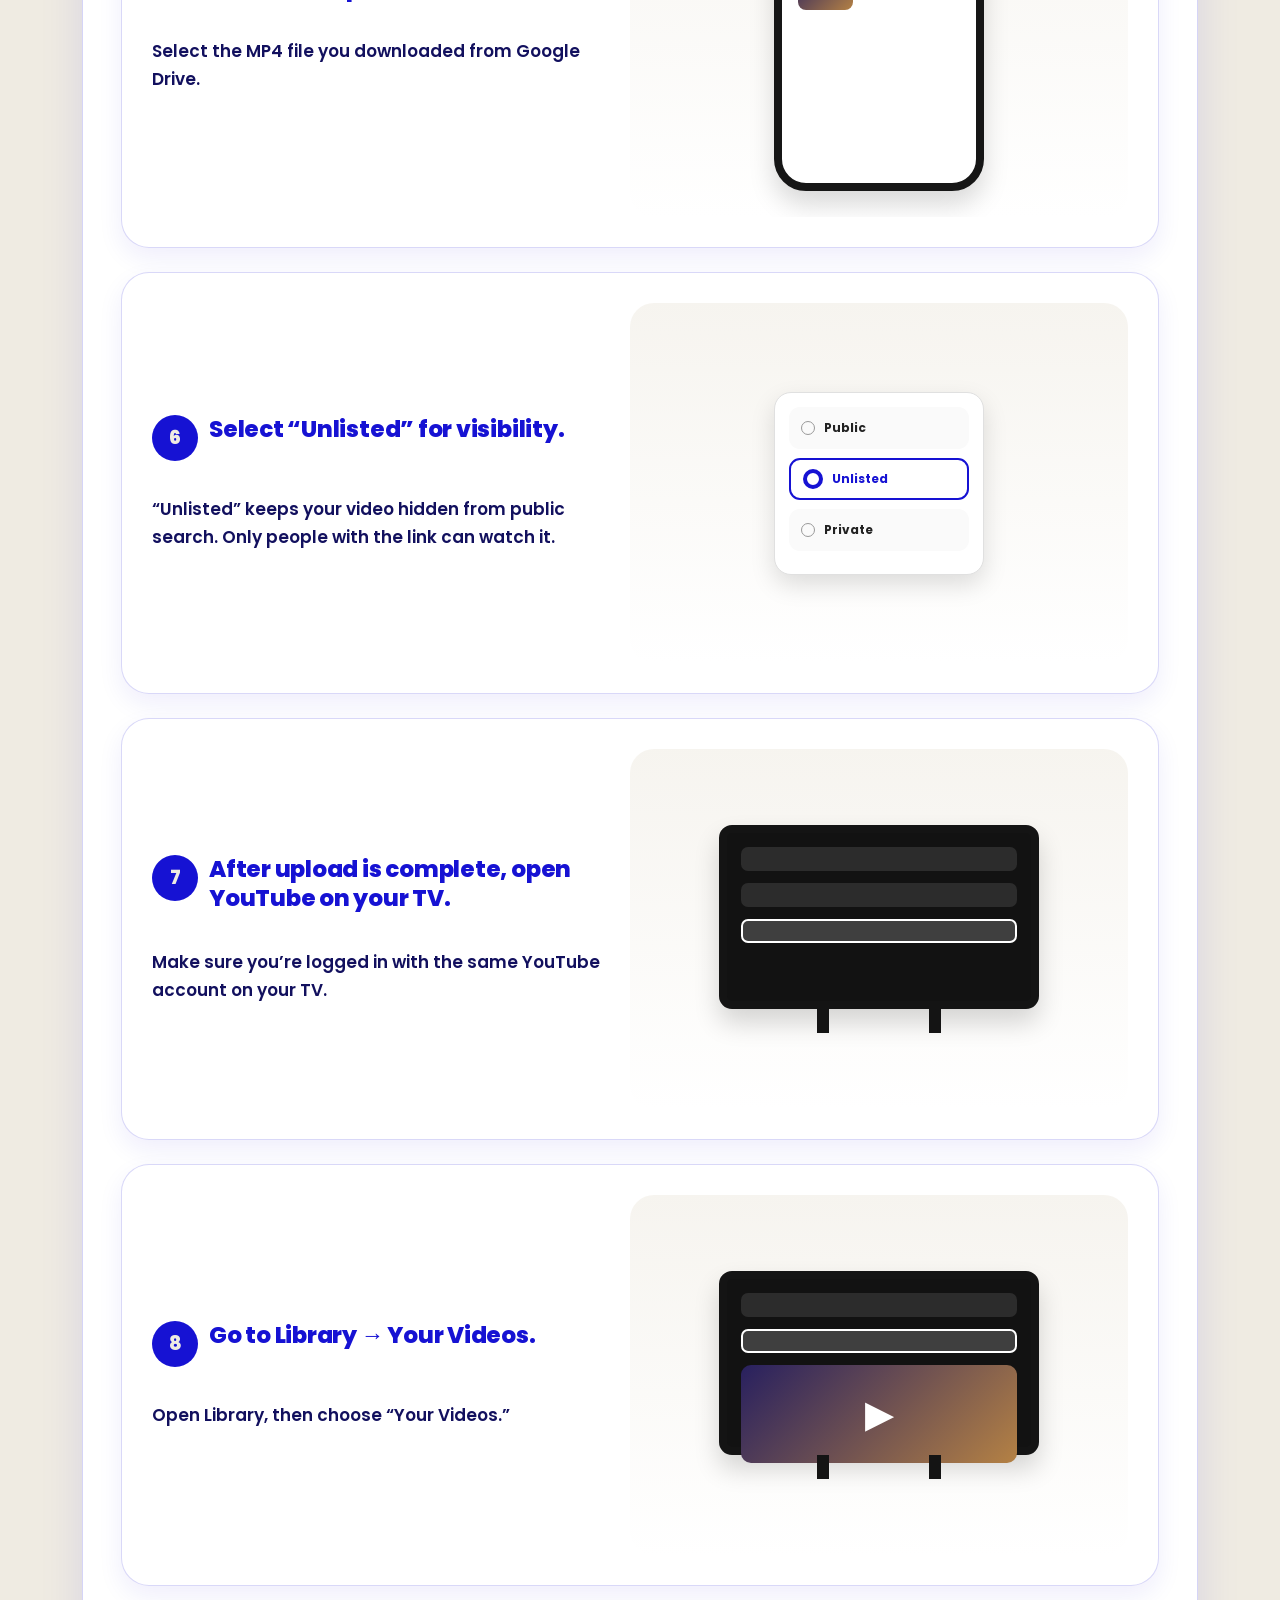
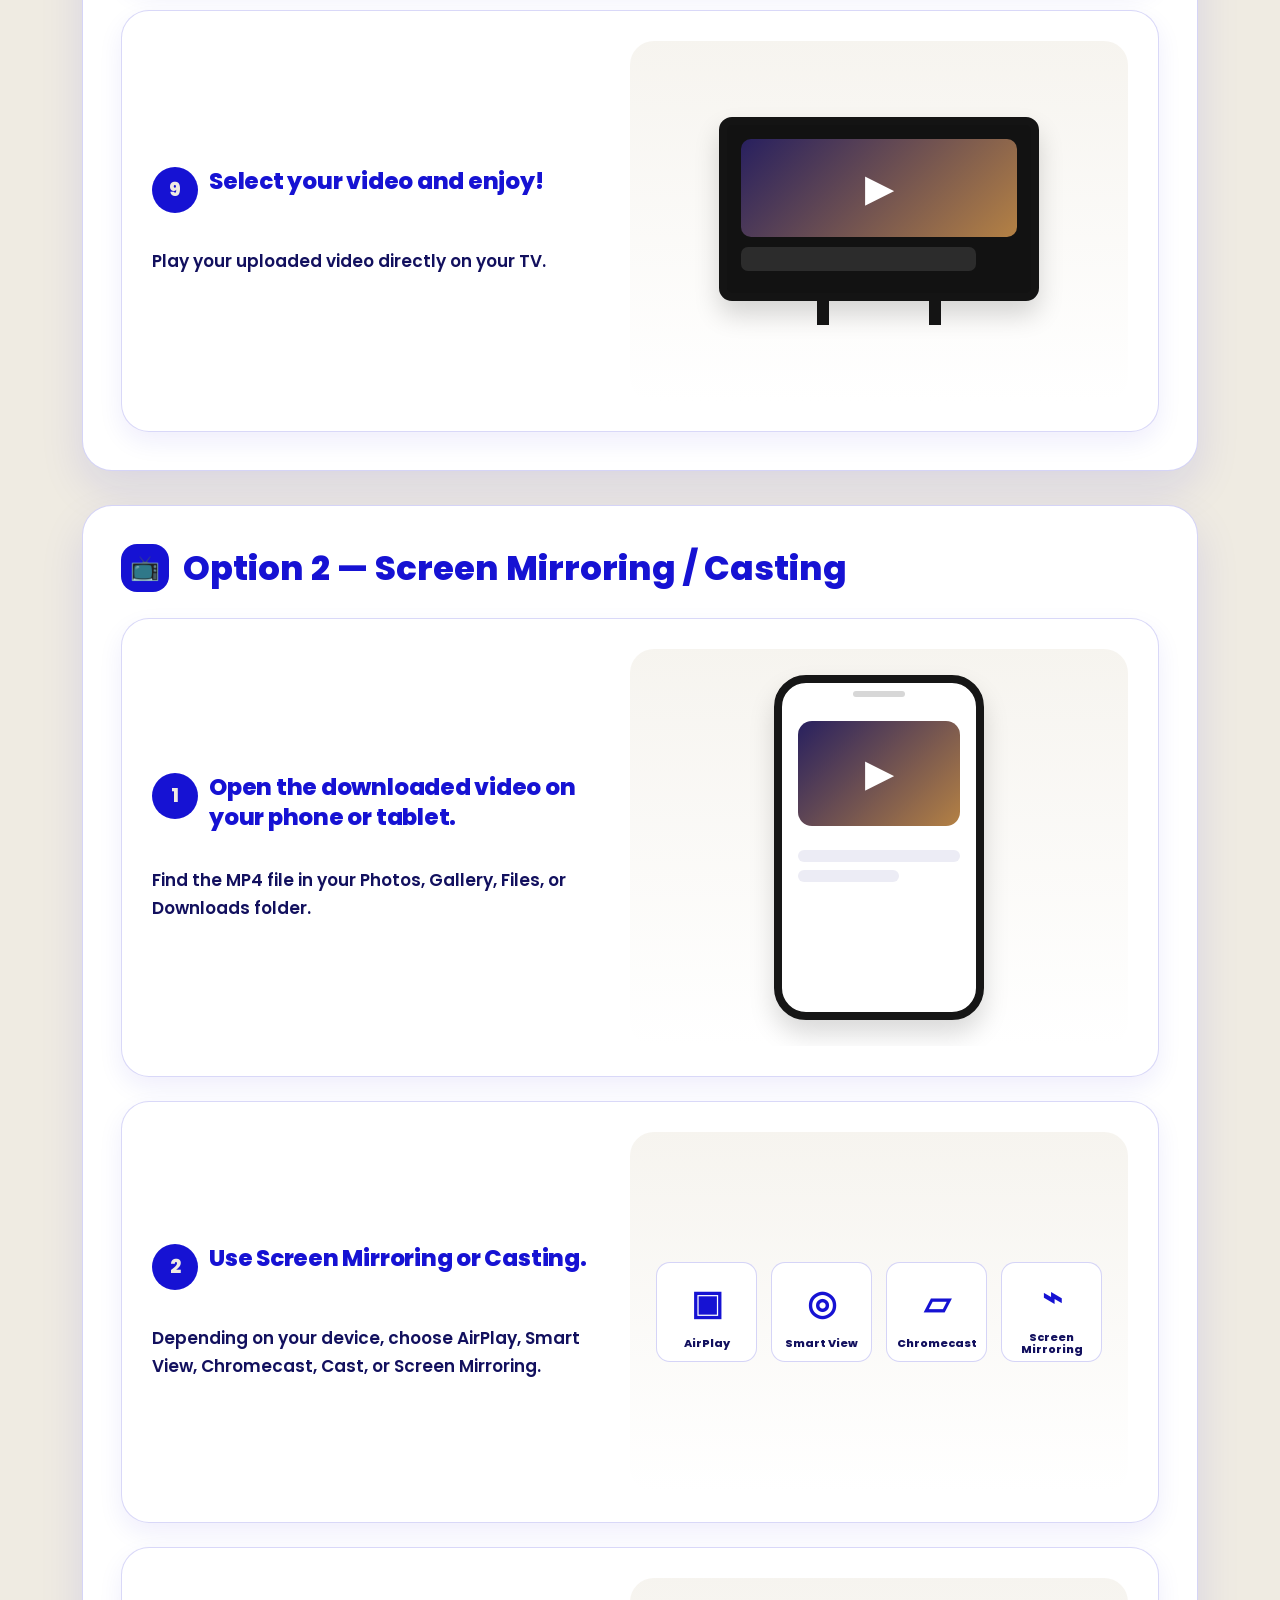
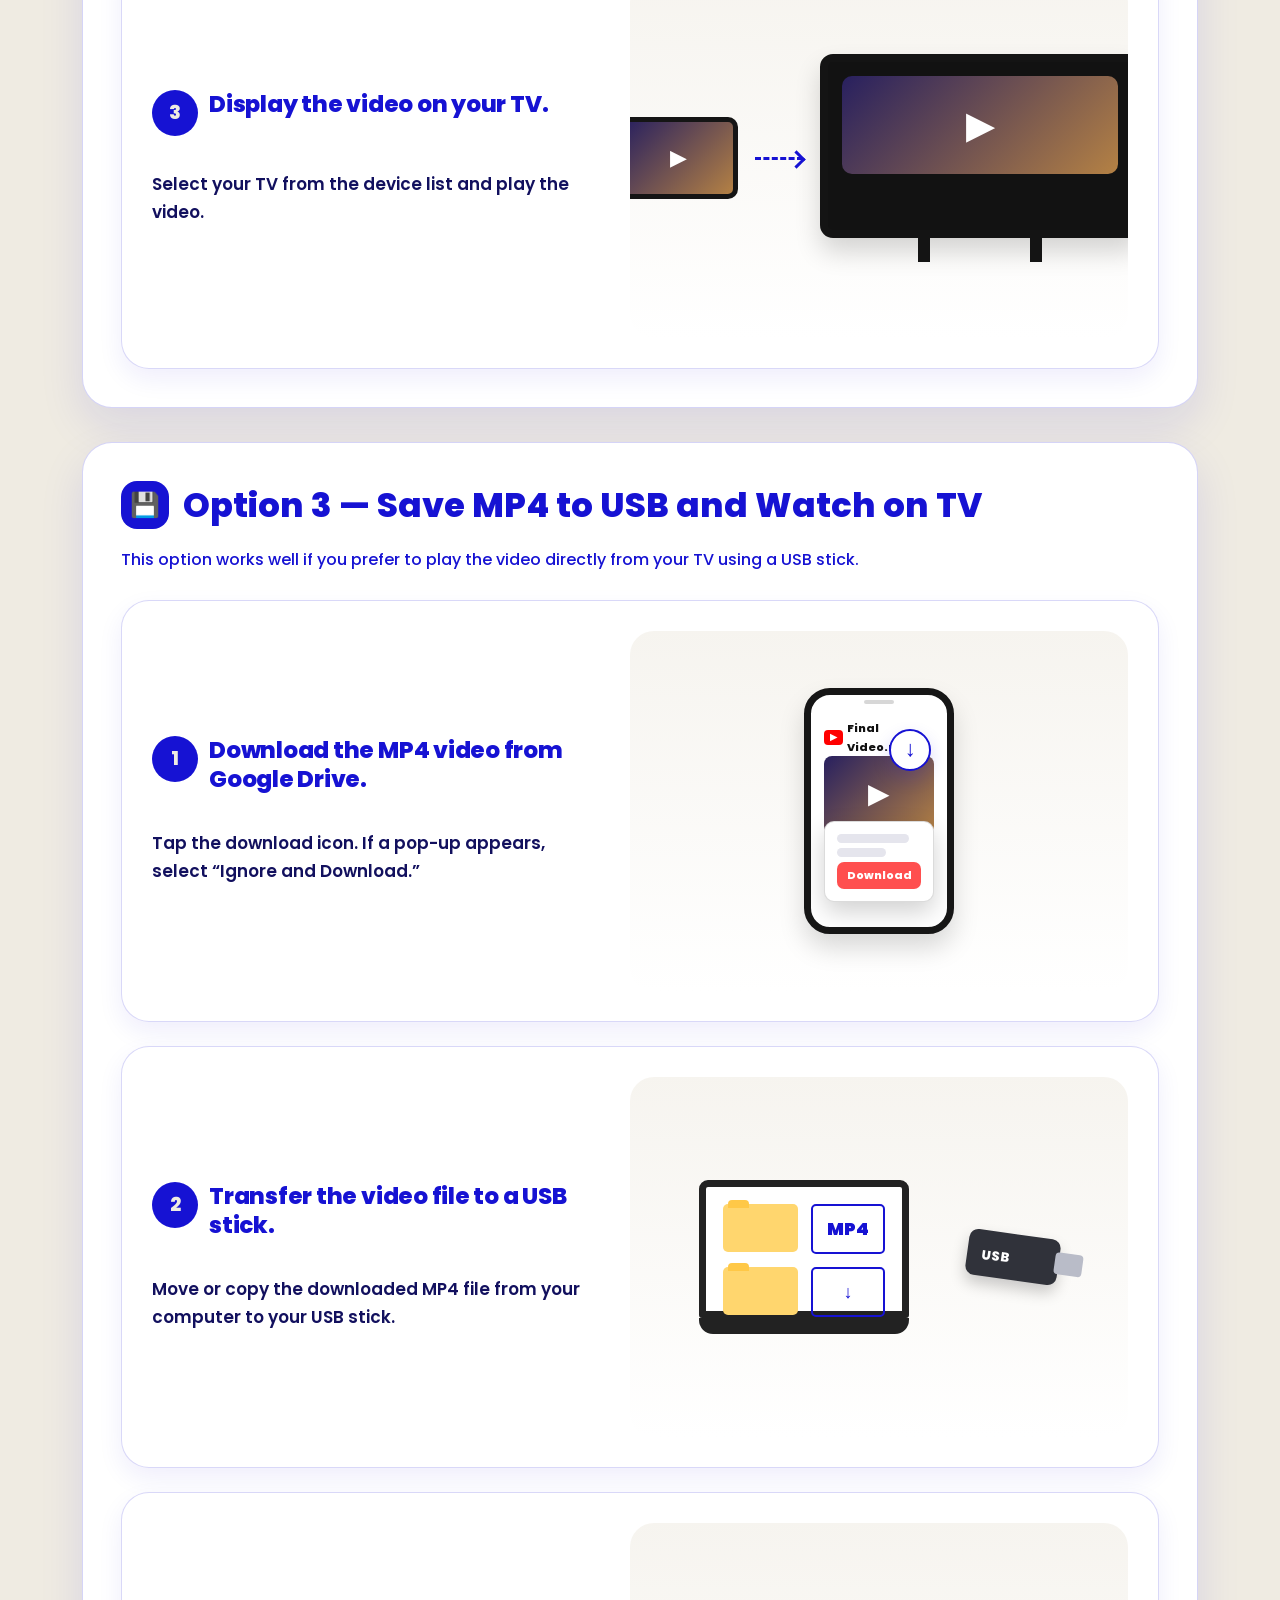
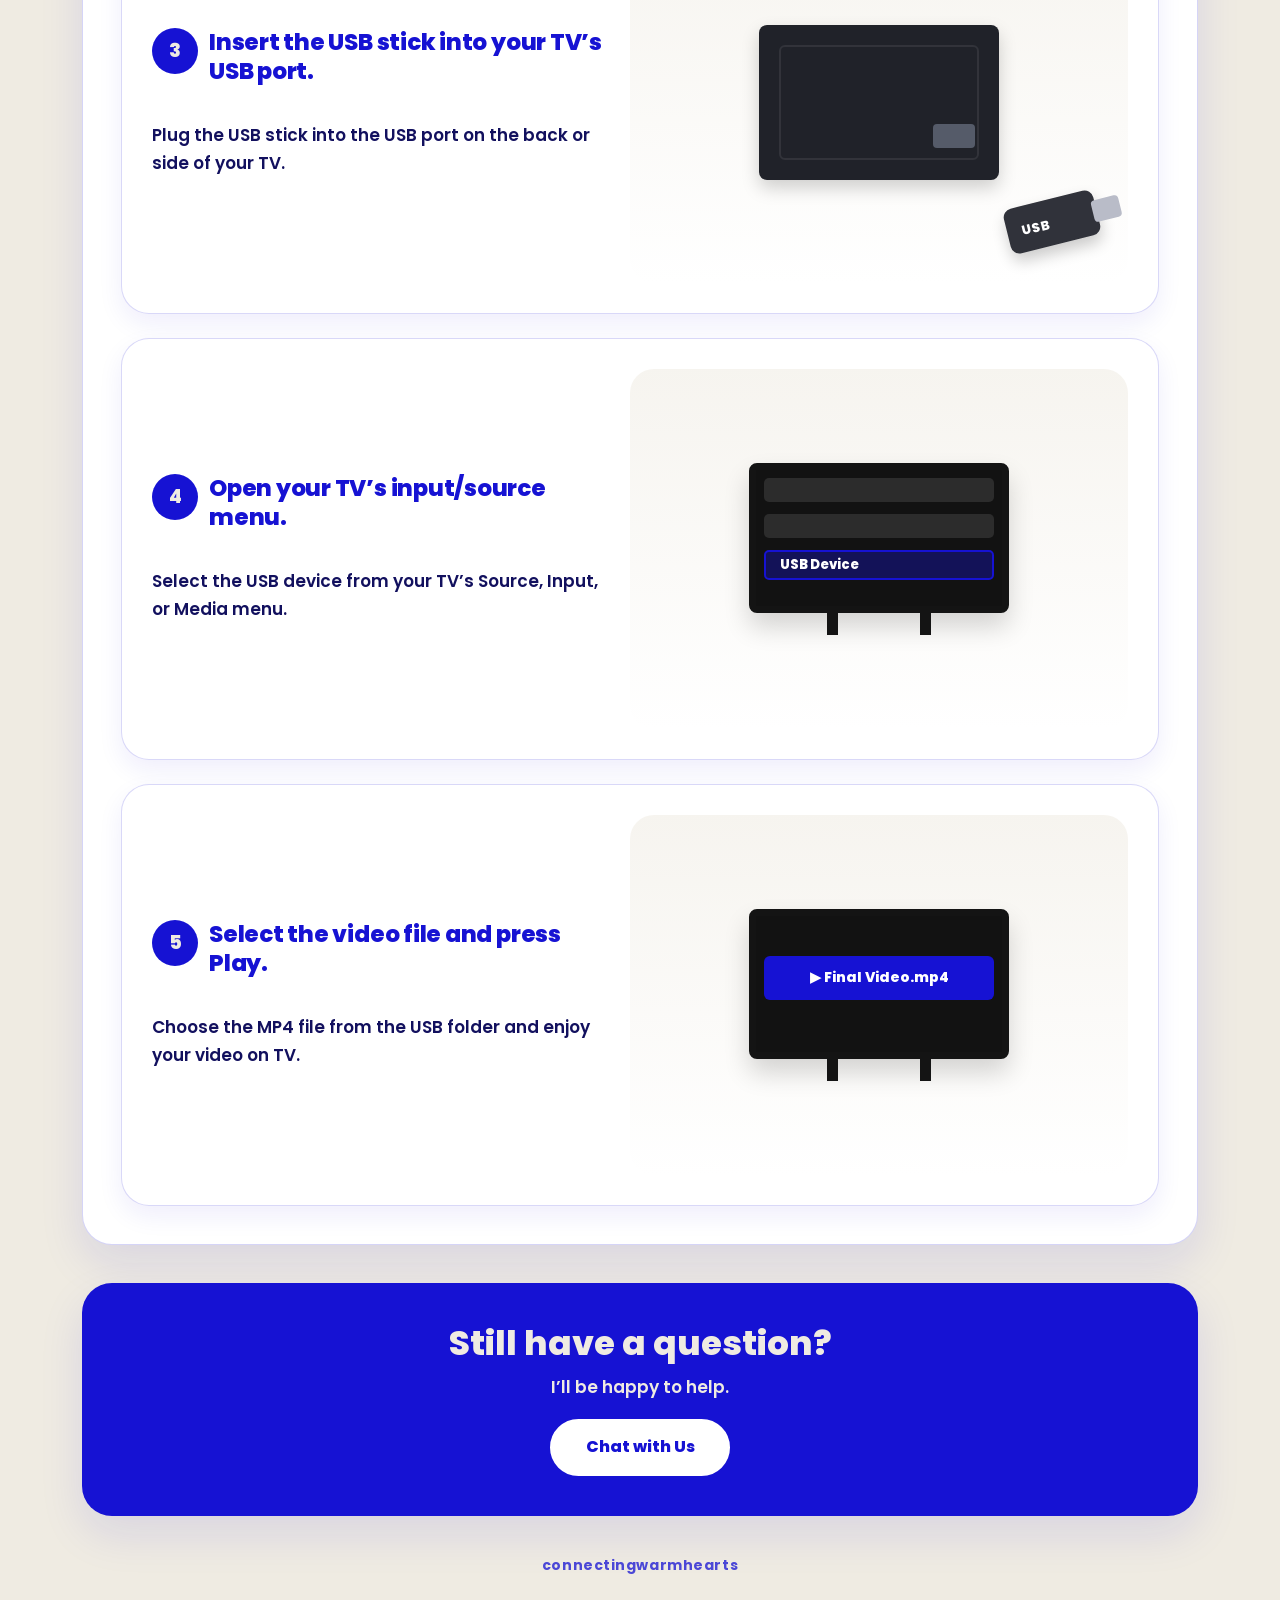
<file: watch.html>
<!DOCTYPE html>
<html lang="en">
<head>
<meta charset="UTF-8" />
<meta name="viewport" content="width=device-width, initial-scale=1.0" />
<title>How to Watch Your Video on TV | ConnectingWarmHearts</title>

<link rel="preconnect" href="https://fonts.googleapis.com">
<link rel="preconnect" href="https://fonts.gstatic.com" crossorigin>
<link href="https://fonts.googleapis.com/css2?family=Poppins:wght@400;500;600;700;800&display=swap" rel="stylesheet">

<style>
:root{
  --cream:#efebe2;
  --blue:#1612d3;
  --white:#ffffff;
  --red:#d93025;
  --soft-blue:rgba(22,18,211,.08);
  --border:rgba(22,18,211,.18);
  --shadow:0 18px 45px rgba(22,18,211,.10);
}

*{box-sizing:border-box}

body{
  margin:0;
  font-family:'Poppins', sans-serif;
  background:var(--cream);
  color:var(--blue);
  line-height:1.65;
}

.page{
  max-width:1180px;
  margin:0 auto;
  padding:56px 24px 42px;
}

.hero{
  text-align:center;
  padding:42px 26px;
  border:2px solid var(--blue);
  border-radius:34px;
  background:linear-gradient(180deg, rgba(255,255,255,.62), rgba(255,255,255,.28));
  box-shadow:var(--shadow);
}

.hero .eyebrow{
  display:inline-block;
  padding:8px 16px;
  border-radius:999px;
  background:var(--blue);
  color:var(--cream);
  font-size:13px;
  font-weight:700;
  letter-spacing:.04em;
  text-transform:uppercase;
  margin-bottom:18px;
}

h1{
  font-size:clamp(34px, 6vw, 66px);
  line-height:1.05;
  margin:0 0 16px;
  font-weight:800;
}

.hero p{
  max-width:760px;
  margin:0 auto;
  font-size:18px;
  font-weight:500;
}

.section{
  margin-top:34px;
  background:var(--white);
  border-radius:30px;
  padding:34px;
  box-shadow:var(--shadow);
  border:1px solid var(--border);
}

.section-title{
  display:flex;
  gap:14px;
  align-items:center;
  margin-bottom:18px;
}

.section-icon{
  width:48px;
  height:48px;
  border-radius:16px;
  background:var(--blue);
  color:var(--cream);
  display:flex;
  align-items:center;
  justify-content:center;
  font-size:24px;
  flex:0 0 auto;
}

h2{
  font-size:clamp(24px, 3vw, 34px);
  line-height:1.2;
  margin:0;
  font-weight:800;
}

.notice{
  background:var(--soft-blue);
  border:1px solid var(--border);
  border-radius:22px;
  padding:18px 20px;
  font-weight:600;
  margin:20px 0 0;
}

.notice strong{font-weight:800}

.steps{
  display:grid;
  gap:24px;
  margin-top:26px;
}

.step{
  display:grid;
  grid-template-columns:1.05fr .95fr;
  gap:26px;
  align-items:center;
  border:1px solid var(--border);
  border-radius:26px;
  padding:24px;
  background:#fff;
}

.step-copy{
  min-width:0;
}

.step-number{
  display:inline-flex;
  align-items:center;
  justify-content:center;
  width:42px;
  height:42px;
  border-radius:999px;
  background:var(--blue);
  color:var(--cream);
  font-weight:800;
  margin-bottom:12px;
}

h3{
  font-size:23px;
  line-height:1.25;
  margin:0 0 10px;
  font-weight:800;
}

p{
  margin:0;
  font-size:16px;
  font-weight:500;
}

.small{
  margin-top:10px;
  font-size:14px;
  opacity:.88;
}

.red{
  color:var(--red);
  font-weight:800;
}

.mockup{
  background:var(--cream);
  border:2px solid var(--blue);
  border-radius:28px;
  padding:18px;
  min-height:260px;
  display:flex;
  align-items:center;
  justify-content:center;
  position:relative;
  overflow:hidden;
}

.phone{
  width:190px;
  height:330px;
  border:8px solid var(--blue);
  border-radius:28px;
  background:#fff;
  position:relative;
  box-shadow:0 12px 25px rgba(22,18,211,.12);
  overflow:hidden;
}

.phone:before{
  content:"";
  position:absolute;
  top:8px;
  left:50%;
  transform:translateX(-50%);
  width:58px;
  height:7px;
  border-radius:99px;
  background:var(--blue);
  opacity:.25;
  z-index:4;
}

.phone-screen{
  padding:30px 14px 14px;
  height:100%;
}

.fake-bar{
  height:13px;
  width:70%;
  background:var(--soft-blue);
  border-radius:99px;
  margin-bottom:10px;
}

.fake-video{
  height:86px;
  border-radius:16px;
  background:var(--blue);
  color:var(--cream);
  display:flex;
  align-items:center;
  justify-content:center;
  font-size:34px;
  margin-bottom:14px;
}

.fake-button{
  background:var(--blue);
  color:var(--cream);
  border-radius:14px;
  padding:11px;
  text-align:center;
  font-weight:800;
  margin-top:12px;
}

.fake-button.red-button{
  background:var(--red);
}

.fake-list{
  display:grid;
  gap:9px;
}

.fake-list div{
  height:14px;
  border-radius:99px;
  background:var(--soft-blue);
}

.fake-list div:nth-child(2){width:86%}
.fake-list div:nth-child(3){width:62%}

.arrow-label{
  position:absolute;
  right:18px;
  top:18px;
  background:var(--blue);
  color:var(--cream);
  border-radius:999px;
  padding:8px 13px;
  font-size:13px;
  font-weight:800;
}

.computer{
  width:330px;
}

.monitor{
  height:190px;
  border:7px solid var(--blue);
  border-radius:20px;
  background:#fff;
  overflow:hidden;
  box-shadow:0 12px 25px rgba(22,18,211,.12);
}

.monitor-top{
  height:34px;
  background:var(--blue);
  display:flex;
  align-items:center;
  gap:6px;
  padding-left:14px;
}

.dot{
  width:9px;
  height:9px;
  border-radius:50%;
  background:var(--cream);
  opacity:.8;
}

.monitor-content{
  padding:16px;
}

.upload-box{
  border:2px dashed var(--blue);
  border-radius:18px;
  height:105px;
  display:flex;
  flex-direction:column;
  align-items:center;
  justify-content:center;
  text-align:center;
  font-weight:800;
  gap:8px;
}

.upload-icon{
  font-size:34px;
}

.monitor-stand{
  width:80px;
  height:26px;
  background:var(--blue);
  margin:0 auto;
}

.monitor-base{
  width:150px;
  height:12px;
  border-radius:99px;
  background:var(--blue);
  margin:0 auto;
}

.tv{
  width:350px;
}

.tv-screen{
  height:205px;
  border:8px solid var(--blue);
  border-radius:26px;
  background:#fff;
  padding:18px;
  box-shadow:0 12px 25px rgba(22,18,211,.12);
}

.tv-header{
  display:flex;
  justify-content:space-between;
  margin-bottom:18px;
  font-weight:800;
}

.video-thumb{
  height:92px;
  border-radius:18px;
  background:var(--blue);
  color:var(--cream);
  display:flex;
  align-items:center;
  justify-content:center;
  font-size:42px;
  margin-bottom:12px;
}

.tv-lines{
  display:grid;
  gap:8px;
}

.tv-lines span{
  display:block;
  height:12px;
  border-radius:99px;
  background:var(--soft-blue);
}

.tv-lines span:nth-child(2){width:70%}

.tv-leg-wrap{
  display:flex;
  justify-content:center;
  gap:80px;
}

.tv-leg{
  width:12px;
  height:32px;
  background:var(--blue);
}

.usb{
  width:260px;
  height:82px;
  border:4px solid var(--blue);
  border-radius:18px;
  display:flex;
  align-items:center;
  padding:14px;
  background:#fff;
  box-shadow:0 12px 25px rgba(22,18,211,.12);
}

.usb-head{
  width:48px;
  height:34px;
  background:var(--blue);
  border-radius:8px;
  margin-right:18px;
}

.usb-body{
  flex:1;
}

.usb-body div{
  height:13px;
  background:var(--soft-blue);
  border-radius:99px;
  margin:8px 0;
}

.footer{
  text-align:center;
  margin-top:38px;
  font-size:13px;
  font-weight:600;
  opacity:.8;
}

@media(max-width:860px){
  .page{padding:30px 16px}
  .hero{padding:34px 18px}
  .section{padding:24px 18px}
  .step{
    grid-template-columns:1fr;
    padding:20px;
  }
  .mockup{min-height:230px}
  .computer,.tv{width:100%; max-width:350px}
}

@media(max-width:480px){
  h3{font-size:20px}
  .phone{transform:scale(.9)}
  .mockup{padding:10px}
}

/* Updated mockup label positioning */
.arrow-label{
  position:static;
  display:inline-flex;
  align-self:flex-start;
  margin-bottom:14px;
  background:#ff4f4f;
  color:#ffffff;
  border-radius:999px;
  padding:9px 15px;
  font-size:13px;
  font-weight:800;
  box-shadow:0 8px 18px rgba(255,79,79,.22);
  z-index:5;
}

.mockup{
  flex-direction:column;
  gap:4px;
  padding:22px;
}

/* More visible action buttons inside mockup */
.fake-button{
  background:#ff4f4f;
  color:#ffffff;
  border-radius:14px;
  padding:11px;
  text-align:center;
  font-weight:800;
  margin-top:12px;
  box-shadow:0 8px 18px rgba(255,79,79,.18);
}

.fake-button.blue-button{
  background:var(--blue);
  color:var(--cream);
}

.fake-button.red-button{
  background:#ff4f4f;
  color:#ffffff;
}

/* Contact section */
.contact-box{
  margin-top:34px;
  background:var(--blue);
  color:var(--cream);
  border-radius:30px;
  padding:34px 24px;
  text-align:center;
  box-shadow:var(--shadow);
}

.contact-box h2{
  color:var(--cream);
  margin:0 0 10px;
  font-size:clamp(24px, 3vw, 34px);
}

.contact-box p{
  margin:0 0 18px;
  font-size:17px;
  font-weight:600;
}

.contact-box a{
  display:inline-flex;
  align-items:center;
  justify-content:center;
  min-width:170px;
  padding:13px 22px;
  border-radius:999px;
  background:#ff4f4f;
  color:#ffffff;
  text-decoration:none;
  font-weight:800;
  box-shadow:0 12px 24px rgba(0,0,0,.15);
}

.footer-logo{
  text-align:center;
  margin-top:28px;
}

.footer-logo img{
  width:76px;
  max-width:35%;
  height:auto;
  object-fit:contain;
}

@media(max-width:480px){
  .footer-logo img{
    width:58px;
    max-width:45%;
  }
}


/* ===== Final UX/UI polish overrides ===== */

.page{
  max-width:1160px;
  padding:56px 22px 46px;
}

.section{
  padding:clamp(22px, 4vw, 38px);
}

.steps{
  gap:clamp(18px, 3vw, 28px);
}

.step{
  grid-template-columns:minmax(0, 1fr) minmax(300px, 430px);
  gap:clamp(20px, 4vw, 34px);
  align-items:stretch;
  padding:clamp(20px, 3vw, 28px);
}

.step-copy{
  display:flex;
  flex-direction:column;
  justify-content:center;
}

.mockup{
  min-height:330px;
  width:100%;
  display:flex;
  flex-direction:column;
  align-items:center;
  justify-content:center;
  gap:16px;
  padding:24px;
}

.arrow-label{
  position:static !important;
  display:inline-flex;
  align-items:center;
  justify-content:center;
  text-align:center;
  max-width:100%;
  margin:0;
  line-height:1.25;
  background:#ff4f4f;
  color:#ffffff;
  white-space:normal;
}

.phone,
.computer,
.tv,
.usb{
  margin:0 auto;
}

.phone{
  width:188px;
  height:326px;
  flex:0 0 auto;
}

.phone-screen{
  display:flex;
  flex-direction:column;
  height:100%;
  padding:31px 14px 14px;
}

.fake-video{
  flex:0 0 86px;
}

.fake-list{
  flex:0 0 auto;
}

.fake-button{
  width:100%;
  min-height:42px;
  display:flex;
  align-items:center;
  justify-content:center;
  line-height:1.25;
  margin-top:auto;
  background:#ff4f4f;
  color:#ffffff;
}

.fake-button.blue-button{
  background:var(--blue);
  color:var(--cream);
}

.computer{
  width:min(100%, 340px);
}

.monitor{
  height:196px;
}

.upload-box{
  min-height:108px;
}

.tv{
  width:min(100%, 360px);
}

.tv-screen{
  height:210px;
}

.usb{
  width:min(100%, 270px);
}

.contact-box{
  margin-top:38px;
  padding:clamp(28px, 4vw, 40px) 22px;
}

.contact-box a{
  background:#ffffff !important;
  color:var(--blue) !important;
  border:2px solid #ffffff;
  min-width:180px;
  box-shadow:none;
}

.contact-box a:hover{
  transform:translateY(-1px);
}

.footer-logo{
  text-align:center;
  margin-top:22px;
}

.footer-logo img{
  width:76px !important;
  max-width:22% !important;
  height:auto;
  object-fit:contain;
  display:inline-block;
}

@media(max-width:980px){
  .step{
    grid-template-columns:1fr;
  }

  .step-copy{
    text-align:left;
  }

  .mockup{
    min-height:300px;
  }
}

@media(max-width:640px){
  .page{
    padding:28px 14px 34px;
  }

  .hero{
    border-radius:26px;
    padding:32px 18px;
  }

  .hero p{
    font-size:15.5px;
  }

  .section{
    border-radius:24px;
    margin-top:22px;
  }

  .section-title{
    align-items:flex-start;
    gap:12px;
  }

  .section-icon{
    width:42px;
    height:42px;
    border-radius:14px;
    font-size:21px;
  }

  .step{
    border-radius:22px;
    padding:18px;
    gap:18px;
  }

  .step-number{
    width:38px;
    height:38px;
    margin-bottom:10px;
  }

  h3{
    font-size:19px;
  }

  p{
    font-size:14.5px;
  }

  .small{
    font-size:13px;
  }

  .mockup{
    min-height:auto;
    padding:18px 14px;
    gap:13px;
    border-radius:22px;
  }

  .phone{
    width:168px;
    height:292px;
    border-width:7px;
  }

  .phone-screen{
    padding:29px 12px 12px;
  }

  .fake-video{
    flex-basis:74px;
  }

  .tv-screen{
    height:190px;
    border-width:7px;
  }

  .video-thumb{
    height:78px;
  }

  .contact-box{
    border-radius:24px;
  }

  .contact-box a{
    width:100%;
    max-width:260px;
  }

  .footer-logo img{
    width:58px !important;
    max-width:24% !important;
  }
}

@media(max-width:380px){
  .phone{
    width:154px;
    height:270px;
  }

  .tv-screen{
    height:176px;
  }

  .arrow-label{
    font-size:12px;
    padding:8px 12px;
  }
}


/* ===== Preserve previous layout, upgrade mockup detail only ===== */

.detailed-card-grid{
  display:grid;
  grid-template-columns:repeat(3, minmax(0, 1fr));
  gap:18px;
  margin-top:26px;
}

.detailed-card-grid.usb-grid{
  grid-template-columns:repeat(5, minmax(0, 1fr));
}

.detail-step-card{
  background:#fff;
  border:1px solid rgba(22,18,211,.16);
  border-radius:22px;
  padding:20px 18px;
  box-shadow:0 10px 26px rgba(22,18,211,.07);
  min-height:330px;
  display:flex;
  flex-direction:column;
  gap:14px;
}

.usb-grid .detail-step-card{
  min-height:292px;
  padding:17px 14px;
}

.detail-step-head{
  display:flex;
  align-items:flex-start;
  gap:11px;
  min-height:54px;
}

.detail-step-badge{
  width:34px;
  height:34px;
  min-width:34px;
  border-radius:50%;
  background:var(--blue);
  color:var(--cream);
  display:flex;
  align-items:center;
  justify-content:center;
  font-size:15px;
  font-weight:800;
}

.detail-step-title{
  font-size:15px;
  line-height:1.28;
  font-weight:800;
  color:var(--blue);
}

.usb-grid .detail-step-title{
  font-size:12.5px;
}

.detail-art{
  flex:1;
  min-height:168px;
  border-radius:18px;
  background:linear-gradient(180deg, rgba(239,235,226,.55), rgba(255,255,255,.94));
  display:flex;
  align-items:center;
  justify-content:center;
  position:relative;
  overflow:hidden;
  padding:16px;
}

.usb-grid .detail-art{
  min-height:132px;
  padding:12px;
}

.detail-caption{
  font-size:13px;
  line-height:1.45;
  font-weight:600;
  color:#12105e;
}

.usb-grid .detail-caption{
  font-size:11.5px;
  text-align:center;
}

/* Hide old internal step list only inside replaced sections */
.rebuilt-option .steps{
  display:none !important;
}

/* CSS mockup elements */
.mk-phone{
  width:170px;
  height:278px;
  border:7px solid #161616;
  border-radius:28px;
  background:#fff;
  position:relative;
  overflow:hidden;
  box-shadow:0 14px 26px rgba(0,0,0,.15);
}

.usb-grid .mk-phone{
  width:92px;
  height:150px;
  border-width:4px;
  border-radius:18px;
}

.mk-phone::before{
  content:"";
  position:absolute;
  top:8px;
  left:50%;
  transform:translateX(-50%);
  width:52px;
  height:6px;
  border-radius:99px;
  background:#d7d7d7;
  z-index:5;
}

.usb-grid .mk-phone::before{
  width:30px;
  height:4px;
  top:5px;
}

.mk-screen{
  height:100%;
  padding:30px 13px 13px;
  display:flex;
  flex-direction:column;
}

.usb-grid .mk-screen{
  padding:20px 7px 7px;
}

.mk-youtube-top{
  display:flex;
  align-items:center;
  gap:7px;
  height:22px;
  margin-bottom:10px;
  font-weight:800;
  font-size:12px;
  color:#111;
}

.usb-grid .mk-youtube-top{
  gap:4px;
  height:14px;
  margin-bottom:7px;
  font-size:7px;
}

.mk-yt-logo{
  width:23px;
  height:15px;
  border-radius:4px;
  background:#ff0000;
  color:#fff;
  font-size:9px;
  display:flex;
  align-items:center;
  justify-content:center;
}

.usb-grid .mk-yt-logo{
  width:15px;
  height:10px;
  font-size:6px;
}

.mk-video{
  height:82px;
  border-radius:14px;
  background:linear-gradient(135deg,#28205f,#b48144);
  display:flex;
  align-items:center;
  justify-content:center;
  color:#fff;
  font-size:32px;
  margin-bottom:12px;
}

.usb-grid .mk-video{
  height:44px;
  border-radius:8px;
  font-size:18px;
  margin-bottom:7px;
}

.mk-line{
  height:12px;
  border-radius:99px;
  background:#ececf5;
  margin-bottom:8px;
}

.usb-grid .mk-line{
  height:7px;
  margin-bottom:5px;
}

.mk-download,
.mk-plus{
  width:42px;
  height:42px;
  border-radius:50%;
  background:#fff;
  color:var(--blue);
  border:2px solid var(--blue);
  display:flex;
  align-items:center;
  justify-content:center;
  font-weight:900;
  font-size:22px;
  position:absolute;
  right:17px;
  top:42px;
  box-shadow:0 8px 18px rgba(22,18,211,.16);
}

.usb-grid .mk-download{
  width:32px;
  height:32px;
  font-size:17px;
  right:12px;
  top:13px;
}

.mk-popup{
  position:absolute;
  left:14px;
  right:14px;
  bottom:28px;
  background:#fff;
  border:1px solid rgba(0,0,0,.14);
  border-radius:16px;
  padding:13px;
  box-shadow:0 10px 24px rgba(0,0,0,.18);
}

.usb-grid .mk-popup{
  left:8px;
  right:8px;
  bottom:15px;
  border-radius:10px;
  padding:7px;
}

.mk-popup-title{
  height:10px;
  width:86%;
  background:#e5e5ed;
  border-radius:99px;
  margin-bottom:8px;
}

.usb-grid .mk-popup-title{
  height:5px;
  margin-bottom:5px;
}

.mk-popup-btn{
  height:28px;
  border-radius:10px;
  background:#ff4f4f;
  color:#fff;
  display:flex;
  align-items:center;
  justify-content:center;
  font-size:11px;
  font-weight:800;
  margin-top:8px;
}

.usb-grid .mk-popup-btn{
  height:16px;
  border-radius:7px;
  font-size:7px;
  margin-top:5px;
}

.mk-create-menu{
  position:absolute;
  left:12px;
  right:12px;
  bottom:20px;
  background:#fff;
  border:1px solid #ddd;
  border-radius:18px;
  padding:14px;
  box-shadow:0 10px 24px rgba(0,0,0,.16);
}

.mk-menu-item{
  height:34px;
  border-radius:10px;
  background:#f8f8fc;
  margin-bottom:9px;
  display:flex;
  align-items:center;
  padding-left:12px;
  font-size:11px;
  font-weight:700;
  color:#222;
}

.mk-menu-item.active{
  border:2px solid var(--blue);
  background:#fff;
  color:var(--blue);
}

.mk-file-row{
  display:flex;
  align-items:center;
  gap:10px;
  margin-top:38px;
}

.mk-thumb{
  width:55px;
  height:42px;
  border-radius:8px;
  background:linear-gradient(135deg,#28205f,#b48144);
}

.mk-file-info{
  flex:1;
}

.mk-file-info span{
  display:block;
  height:11px;
  border-radius:99px;
  background:#e5e5ef;
  margin-bottom:8px;
}

.mk-file-info span:first-child{
  width:90%;
  background:#cfd1ff;
}

.mk-next{
  position:absolute;
  right:12px;
  top:34px;
  background:var(--blue);
  color:#fff;
  border-radius:10px;
  padding:7px 11px;
  font-size:11px;
  font-weight:800;
}

.mk-visibility{
  width:210px;
  background:#fff;
  border:1px solid #e0e0e0;
  border-radius:17px;
  padding:14px;
  box-shadow:0 10px 24px rgba(0,0,0,.13);
}

.mk-vis-row{
  height:42px;
  border-radius:11px;
  background:#fafafa;
  margin-bottom:9px;
  display:flex;
  align-items:center;
  gap:9px;
  padding:0 12px;
  font-size:12px;
  font-weight:700;
  color:#222;
}

.mk-vis-row::before{
  content:"";
  width:12px;
  height:12px;
  border:1px solid #999;
  border-radius:50%;
}

.mk-vis-row.active{
  border:2px solid var(--blue);
  color:var(--blue);
  background:#fff;
}

.mk-vis-row.active::before{
  border:4px solid var(--blue);
}

.mk-tv{
  width:260px;
}

.usb-grid .mk-tv{
  width:118px;
}

.mk-tv-screen{
  height:150px;
  border:7px solid #141414;
  border-radius:13px;
  background:#121212;
  color:#fff;
  padding:14px;
  box-shadow:0 14px 26px rgba(0,0,0,.16);
}

.usb-grid .mk-tv-screen{
  height:76px;
  border-width:5px;
  border-radius:8px;
  padding:8px;
}

.mk-tv-row{
  height:19px;
  border-radius:7px;
  background:rgba(255,255,255,.11);
  margin-bottom:10px;
}

.usb-grid .mk-tv-row{
  height:14px;
  margin-bottom:7px;
  border-radius:5px;
}

.mk-tv-row.active{
  border:2px solid #fff;
  background:rgba(255,255,255,.19);
}

.mk-tv-row.usb-active{
  border:2px solid var(--blue);
  background:rgba(22,18,211,.36);
  height:18px;
  font-size:8px;
  display:flex;
  align-items:center;
  padding-left:7px;
  font-weight:800;
}

.mk-tv-video{
  height:78px;
  border-radius:10px;
  background:linear-gradient(135deg,#28205f,#b48144);
  display:flex;
  align-items:center;
  justify-content:center;
  font-size:30px;
}

.usb-grid .mk-tv-video{
  height:36px;
  border-radius:6px;
  font-size:14px;
}

.mk-tv-legs{
  display:flex;
  justify-content:center;
  gap:82px;
}

.usb-grid .mk-tv-legs{
  gap:38px;
}

.mk-tv-legs span{
  width:11px;
  height:22px;
  background:#141414;
}

.usb-grid .mk-tv-legs span{
  width:8px;
  height:14px;
}

.mk-cast-icons{
  width:100%;
  display:grid;
  grid-template-columns:repeat(4,1fr);
  gap:10px;
}

.mk-cast-icon{
  min-height:74px;
  border:1px solid rgba(22,18,211,.18);
  background:#fff;
  border-radius:14px;
  display:flex;
  flex-direction:column;
  align-items:center;
  justify-content:center;
  gap:6px;
  color:var(--blue);
  font-size:25px;
  font-weight:900;
  text-align:center;
}

.mk-cast-icon small{
  font-size:8px;
  line-height:1.1;
  color:#12105e;
  font-weight:800;
}

.mk-cast-flow{
  display:flex;
  align-items:center;
  gap:17px;
}

.mk-small-device{
  width:92px;
  height:62px;
  border:5px solid #151515;
  border-radius:10px;
  background:linear-gradient(135deg,#28205f,#b48144);
  color:#fff;
  display:flex;
  align-items:center;
  justify-content:center;
  font-size:22px;
}

.mk-dash-arrow{
  width:48px;
  border-top:3px dashed var(--blue);
  position:relative;
}

.mk-dash-arrow::after{
  content:"";
  width:10px;
  height:10px;
  border-top:3px solid var(--blue);
  border-right:3px solid var(--blue);
  transform:rotate(45deg);
  position:absolute;
  right:0;
  top:-7px;
}

/* USB details */
.mk-laptop{
  width:118px;
  position:relative;
}

.mk-laptop-screen{
  height:78px;
  border:5px solid #222;
  border-radius:9px 9px 3px 3px;
  background:#fff;
  padding:10px;
  display:grid;
  grid-template-columns:1fr 1fr;
  gap:8px;
}

.mk-folder{
  height:27px;
  border-radius:5px;
  background:#ffd66e;
  position:relative;
}

.mk-folder::before{
  content:"";
  position:absolute;
  width:21px;
  height:8px;
  left:5px;
  top:-4px;
  border-radius:4px 4px 0 0;
  background:#ffc847;
}

.mk-file{
  height:29px;
  border-radius:5px;
  border:2px solid var(--blue);
  display:flex;
  align-items:center;
  justify-content:center;
  color:var(--blue);
  font-size:11px;
  font-weight:900;
}

.mk-laptop-base{
  height:11px;
  background:#222;
  border-radius:0 0 14px 14px;
}

.mk-usb{
  width:66px;
  height:34px;
  background:#30323a;
  border-radius:9px;
  position:relative;
  box-shadow:0 8px 15px rgba(0,0,0,.20);
}

.mk-usb::before{
  content:"";
  position:absolute;
  right:-17px;
  top:9px;
  width:20px;
  height:16px;
  border-radius:4px;
  background:#b9bcc8;
}

.mk-usb::after{
  content:"USB";
  position:absolute;
  left:10px;
  top:11px;
  color:#fff;
  font-size:9px;
  font-weight:800;
}

.mk-curve-arrow{
  width:48px;
  height:22px;
  border-top:3px dashed var(--blue);
  border-right:3px dashed var(--blue);
  transform:rotate(22deg);
  position:absolute;
  right:43px;
  top:62px;
  border-radius:0 16px 0 0;
}

.mk-tv-back{
  width:118px;
  height:78px;
  border-radius:8px;
  background:#202229;
  box-shadow:0 8px 18px rgba(0,0,0,.18);
  position:relative;
}

.mk-tv-back::before{
  content:"";
  position:absolute;
  left:20px;
  top:20px;
  right:20px;
  bottom:20px;
  border:2px solid rgba(255,255,255,.08);
  border-radius:6px;
}

.mk-tv-port{
  position:absolute;
  right:12px;
  bottom:17px;
  width:24px;
  height:14px;
  border-radius:4px;
  background:#555b69;
}

.mk-final-file{
  height:28px;
  border-radius:6px;
  background:var(--blue);
  color:#fff;
  display:flex;
  align-items:center;
  justify-content:center;
  font-size:8px;
  font-weight:800;
  margin-top:16px;
}

/* Footer image must remain, but blend into cream background */
.footer-logo{
  background:var(--cream) !important;
  border:0 !important;
  box-shadow:none !important;
  padding:12px 0 0 !important;
  margin-top:18px !important;
  text-align:center;
}

.footer-logo img{
  width:72px !important;
  max-width:72px !important;
  height:auto !important;
  object-fit:contain !important;
  display:inline-block !important;
  mix-blend-mode:multiply;
  opacity:.9;
  filter:saturate(.92) contrast(.94);
  border-radius:0 !important;
}

/* If image background still shows, mask it softly with cream wrapper effect */
.footer-logo::before{
  content:"";
  display:block;
  width:120px;
  height:1px;
  margin:0 auto 2px;
  background:transparent;
}

/* Keep previous responsive feel */
@media(max-width:1100px){
  .detailed-card-grid,
  .detailed-card-grid.usb-grid{
    grid-template-columns:repeat(2, minmax(0, 1fr));
  }

  .usb-grid .detail-step-card{
    min-height:300px;
  }

  .usb-grid .detail-art{
    min-height:148px;
  }
}

@media(max-width:700px){
  .detailed-card-grid,
  .detailed-card-grid.usb-grid{
    grid-template-columns:1fr;
    gap:18px;
  }

  .detail-step-card,
  .usb-grid .detail-step-card{
    min-height:0;
    padding:18px;
    border-radius:22px;
  }

  .detail-step-head{
    min-height:0;
  }

  .detail-art,
  .usb-grid .detail-art{
    min-height:210px;
  }

  .usb-grid .detail-step-title{
    font-size:15px;
  }

  .usb-grid .detail-caption{
    font-size:13px;
    text-align:left;
  }

  .mk-phone{
    transform:scale(.9);
  }

  .usb-grid .mk-phone{
    transform:scale(1.15);
  }

  .mk-cast-flow{
    transform:scale(.88);
  }

  .footer-logo img{
    width:58px !important;
    max-width:58px !important;
  }
}

@media(max-width:420px){
  .mk-cast-icons{
    grid-template-columns:repeat(2,1fr);
  }

  .detail-art{
    min-height:190px;
  }

  .mk-tv{
    transform:scale(.86);
  }

  .mk-cast-flow{
    transform:scale(.76);
  }
}


/* ===== Readability update: single-column large blocks ===== */

.detailed-card-grid,
.detailed-card-grid.usb-grid{
  grid-template-columns:1fr !important;
  gap:24px !important;
}

.detail-step-card,
.usb-grid .detail-step-card{
  min-height:auto !important;
  display:grid !important;
  grid-template-columns:minmax(0, .95fr) minmax(320px, 1.05fr) !important;
  gap:28px !important;
  align-items:center !important;
  padding:30px !important;
  border-radius:28px !important;
}

.detail-step-head{
  grid-column:1 / 2;
  min-height:auto !important;
  align-self:end;
  margin-bottom:6px;
}

.detail-step-badge{
  width:46px !important;
  height:46px !important;
  min-width:46px !important;
  font-size:19px !important;
}

.detail-step-title,
.usb-grid .detail-step-title{
  font-size:23px !important;
  line-height:1.28 !important;
  letter-spacing:-.01em;
}

.detail-art,
.usb-grid .detail-art{
  grid-column:2 / 3;
  grid-row:1 / 3;
  min-height:360px !important;
  padding:26px !important;
  border-radius:24px !important;
}

.detail-caption,
.usb-grid .detail-caption{
  grid-column:1 / 2;
  font-size:17px !important;
  line-height:1.65 !important;
  text-align:left !important;
  align-self:start;
}

/* Make mockups slightly larger for readability */
.mk-phone{
  width:210px !important;
  height:345px !important;
  border-width:8px !important;
  border-radius:32px !important;
  transform:none !important;
}

.usb-grid .mk-phone{
  width:150px !important;
  height:246px !important;
  border-width:7px !important;
  border-radius:26px !important;
  transform:none !important;
}

.mk-screen{
  padding:38px 16px 16px !important;
}

.usb-grid .mk-screen{
  padding:32px 13px 13px !important;
}

.mk-youtube-top{
  font-size:14px !important;
  height:28px !important;
}

.usb-grid .mk-youtube-top{
  font-size:11px !important;
  height:22px !important;
}

.mk-yt-logo{
  width:26px !important;
  height:18px !important;
  font-size:10px !important;
}

.usb-grid .mk-yt-logo{
  width:22px !important;
  height:15px !important;
  font-size:9px !important;
}

.mk-video{
  height:105px !important;
  font-size:38px !important;
}

.usb-grid .mk-video{
  height:78px !important;
  font-size:28px !important;
}

.mk-download,
.mk-plus{
  width:50px !important;
  height:50px !important;
  font-size:25px !important;
}

.usb-grid .mk-download{
  width:42px !important;
  height:42px !important;
  font-size:22px !important;
  right:16px !important;
  top:34px !important;
}

.mk-popup{
  left:17px !important;
  right:17px !important;
  bottom:32px !important;
  padding:16px !important;
}

.usb-grid .mk-popup{
  left:13px !important;
  right:13px !important;
  bottom:25px !important;
  padding:12px !important;
}

.mk-popup-title{
  height:12px !important;
}

.usb-grid .mk-popup-title{
  height:9px !important;
}

.mk-popup-btn{
  height:34px !important;
  font-size:13px !important;
}

.usb-grid .mk-popup-btn{
  height:27px !important;
  font-size:11px !important;
}

.mk-tv{
  width:320px !important;
  transform:none !important;
}

.usb-grid .mk-tv{
  width:260px !important;
  transform:none !important;
}

.mk-tv-screen{
  height:184px !important;
  border-width:8px !important;
}

.usb-grid .mk-tv-screen{
  height:150px !important;
  border-width:7px !important;
}

.mk-tv-video{
  height:98px !important;
  font-size:38px !important;
}

.usb-grid .mk-tv-video{
  height:78px !important;
  font-size:28px !important;
}

.mk-tv-legs{
  gap:100px !important;
}

.usb-grid .mk-tv-legs{
  gap:82px !important;
}

.mk-tv-legs span{
  width:12px !important;
  height:24px !important;
}

.usb-grid .mk-tv-legs span{
  width:11px !important;
  height:22px !important;
}

.mk-cast-icons{
  gap:14px !important;
}

.mk-cast-icon{
  min-height:100px !important;
  font-size:34px !important;
}

.mk-cast-icon small{
  font-size:11px !important;
}

.mk-cast-flow{
  transform:none !important;
}

.mk-small-device{
  width:120px !important;
  height:82px !important;
}

.mk-laptop{
  width:210px !important;
}

.mk-laptop-screen{
  height:138px !important;
  border-width:7px !important;
  padding:17px !important;
  gap:13px !important;
}

.mk-folder{
  height:48px !important;
}

.mk-file{
  height:50px !important;
  font-size:18px !important;
}

.mk-laptop-base{
  height:16px !important;
}

.mk-usb{
  width:92px !important;
  height:46px !important;
}

.mk-usb::before{
  right:-24px !important;
  top:12px !important;
  width:28px !important;
  height:22px !important;
}

.mk-usb::after{
  font-size:13px !important;
  left:15px !important;
  top:14px !important;
}

.mk-curve-arrow{
  width:74px !important;
  height:34px !important;
  right:82px !important;
  top:126px !important;
}

.mk-tv-back{
  width:240px !important;
  height:155px !important;
}

.mk-tv-port{
  width:42px !important;
  height:24px !important;
  right:24px !important;
  bottom:32px !important;
}

.mk-final-file{
  height:44px !important;
  font-size:14px !important;
  margin-top:32px !important;
}

.mk-tv-row{
  height:24px !important;
  margin-bottom:12px !important;
}

.mk-tv-row.usb-active{
  height:30px !important;
  font-size:13px !important;
  padding-left:14px !important;
}

/* Remove footer image completely */
.footer-logo{
  display:none !important;
}

/* Mobile: still single-column, with image below text */
@media(max-width:860px){
  .detail-step-card,
  .usb-grid .detail-step-card{
    grid-template-columns:1fr !important;
    gap:18px !important;
    padding:22px !important;
  }

  .detail-step-head,
  .detail-caption,
  .detail-art,
  .usb-grid .detail-art{
    grid-column:1 / 2 !important;
    grid-row:auto !important;
  }

  .detail-art,
  .usb-grid .detail-art{
    min-height:300px !important;
    padding:18px !important;
  }

  .detail-step-title,
  .usb-grid .detail-step-title{
    font-size:21px !important;
  }

  .detail-caption,
  .usb-grid .detail-caption{
    font-size:16px !important;
  }
}

@media(max-width:520px){
  .detail-art,
  .usb-grid .detail-art{
    min-height:260px !important;
  }

  .mk-phone{
    transform:scale(.82) !important;
  }

  .usb-grid .mk-phone{
    transform:scale(.9) !important;
  }

  .mk-tv,
  .usb-grid .mk-tv{
    transform:scale(.82) !important;
  }

  .mk-laptop{
    transform:scale(.82) !important;
  }

  .mk-tv-back{
    transform:scale(.78) !important;
  }

  .mk-cast-flow{
    transform:scale(.74) !important;
  }

  .detail-step-title,
  .usb-grid .detail-step-title{
    font-size:19px !important;
  }

  .detail-caption,
  .usb-grid .detail-caption{
    font-size:15px !important;
  }
}


/* ===== Final footer logo embedded in HTML ===== */
.footer-logo{
  display:flex !important;
  justify-content:center;
  align-items:center;
  margin-top:28px;
  padding:12px 0 4px;
  background:transparent;
}

.footer-logo img{
  width:64px !important;
  max-width:64px !important;
  height:auto !important;
  display:block;
  object-fit:contain;
}

/* ===== Option 3 Step 2 refined mockup ===== */
.usb-transfer-clean{
  width:100%;
  min-height:260px;
  display:flex;
  align-items:center;
  justify-content:center;
  gap:54px;
  position:relative;
}

.usb-transfer-clean .mk-laptop{
  transform:none !important;
}

.usb-transfer-clean .mk-usb{
  position:relative !important;
  right:auto !important;
  bottom:auto !important;
  transform:rotate(8deg) !important;
}

.usb-transfer-clean .transfer-arrow{
  width:78px;
  height:38px;
  border-top:4px dashed var(--blue);
  border-right:4px dashed var(--blue);
  border-radius:0 22px 0 0;
  transform:rotate(18deg);
  position:relative;
}

.usb-transfer-clean .transfer-arrow::after{
  content:"";
  position:absolute;
  right:-6px;
  bottom:-3px;
  width:12px;
  height:12px;
  border-right:4px solid var(--blue);
  border-bottom:4px solid var(--blue);
  transform:rotate(-20deg);
}

@media(max-width:860px){
  .usb-transfer-clean{
    gap:30px;
    min-height:230px;
  }
}

@media(max-width:520px){
  .usb-transfer-clean{
    flex-direction:column;
    gap:14px;
    min-height:320px;
  }

  .usb-transfer-clean .transfer-arrow{
    transform:rotate(90deg);
    width:54px;
    height:28px;
  }
}


/* ===== Simple text footer ===== */
.simple-footer{
  text-align:center;
  margin-top:26px;
  padding:12px 0 8px;
  color:var(--blue);
  font-size:14px;
  font-weight:700;
  letter-spacing:.04em;
  opacity:.75;
}

/* ===== USB transfer mockup cleaner ===== */
.usb-transfer-clean{
  width:100%;
  min-height:260px;
  display:flex;
  align-items:center;
  justify-content:center;
  gap:58px;
  position:relative;
}

.usb-transfer-clean .transfer-arrow{
  display:none !important;
}

.usb-transfer-clean .mk-laptop{
  transform:none !important;
}

.usb-transfer-clean .mk-usb{
  position:relative !important;
  right:auto !important;
  bottom:auto !important;
  transform:rotate(8deg) !important;
}

@media(max-width:520px){
  .usb-transfer-clean{
    flex-direction:column;
    gap:18px;
    min-height:320px;
  }
}


/* ===== Floating back-to-top button ===== */
.back-to-top{
  position:fixed;
  right:22px;
  bottom:22px;
  width:52px;
  height:52px;
  border-radius:50%;
  background:var(--blue);
  color:var(--cream);
  display:flex;
  align-items:center;
  justify-content:center;
  text-decoration:none;
  font-size:24px;
  font-weight:800;
  box-shadow:0 12px 26px rgba(22,18,211,.25);
  z-index:999;
  transition:transform .2s ease, box-shadow .2s ease;
}

.back-to-top:hover{
  transform:translateY(-3px);
  box-shadow:0 16px 34px rgba(22,18,211,.32);
}

@media(max-width:520px){
  .back-to-top{
    right:16px;
    bottom:16px;
    width:46px;
    height:46px;
    font-size:21px;
  }
}

</style>
</head>

<body>
<main class="page" id="top">

  <section class="hero">
    <span class="eyebrow">TV Guide</span>
    <h1>How to Watch Your Video on TV</h1>
    <p>
      Your final video will be delivered through a <strong>Google Drive download link</strong>.
      Follow one of the easy options below to watch your magical surprise video on your TV.
    </p>
  </section>

  <section class="section">
    <div class="section-title">
      <div class="section-icon">🎬</div>
      <h2>Final Video Delivery</h2>
    </div>
    <p>
      Once your video is finalized, you will receive:
      <br><strong>✅ A Google Drive Download Link</strong>
    </p>
    <div class="notice">
      The final video will be delivered as an <strong>MP4 file</strong> that you can download and watch on your phone, tablet, computer, or TV.
    </div>
  </section>

  
<section class="section rebuilt-option">
  <div class="section-title">
    <div class="section-icon">📱</div>
    <h2>Option 1 — Watch on Your TV Using YouTube</h2>
  </div>
  <p>
    This is one of the easiest ways to watch your video directly on a Smart TV.
    You will upload the downloaded video to your own YouTube account as <strong>Unlisted</strong>.
  </p>
  <div class="notice">
    <strong>Important:</strong> Please use your personal YouTube account. Setting the video to <strong>Unlisted</strong> keeps it hidden from public search and your public channel page.
  </div>

  <div class="detailed-card-grid">

    <article class="detail-step-card">
      <div class="detail-step-head">
        <div class="detail-step-badge">1</div>
        <div class="detail-step-title">Download the MP4 video from Google Drive.</div>
      </div>
      <div class="detail-art">
        <div class="mk-phone">
          <div class="mk-screen">
            <div class="mk-youtube-top"><span class="mk-yt-logo">▶</span> Final Video.mp4</div>
            <div class="mk-video">▶</div>
            <div class="mk-line"></div>
            <div class="mk-line" style="width:70%"></div>
          </div>
          <div class="mk-download">↓</div>
          <div class="mk-popup">
            <div class="mk-popup-title"></div>
            <div class="mk-popup-title" style="width:58%"></div>
            <div class="mk-popup-btn">Download</div>
          </div>
        </div>
      </div>
      <div class="detail-caption">Tap the download icon. If a pop-up appears, select “Ignore and Download.”</div>
    </article>

    <article class="detail-step-card">
      <div class="detail-step-head">
        <div class="detail-step-badge">2</div>
        <div class="detail-step-title">Open your personal YouTube account.</div>
      </div>
      <div class="detail-art">
        <div class="mk-phone">
          <div class="mk-screen">
            <div class="mk-youtube-top"><span class="mk-yt-logo">▶</span> YouTube</div>
            <div class="mk-line" style="width:64%"></div>
            <div class="mk-video">▶</div>
            <div class="mk-line"></div>
            <div class="mk-line" style="width:60%"></div>
          </div>
        </div>
      </div>
      <div class="detail-caption">Open YouTube and make sure you are logged into your own account.</div>
    </article>

    <article class="detail-step-card">
      <div class="detail-step-head">
        <div class="detail-step-badge">3</div>
        <div class="detail-step-title">Tap the “+” Create button.</div>
      </div>
      <div class="detail-art">
        <div class="mk-phone">
          <div class="mk-screen">
            <div class="mk-youtube-top"><span class="mk-yt-logo">▶</span> YouTube</div>
            <div class="mk-line" style="width:70%"></div>
            <div class="mk-video">▶</div>
          </div>
          <div class="mk-plus">+</div>
        </div>
      </div>
      <div class="detail-caption">Tap the “+” or Create button in the YouTube app.</div>
    </article>

    <article class="detail-step-card">
      <div class="detail-step-head">
        <div class="detail-step-badge">4</div>
        <div class="detail-step-title">Select “Upload Video.”</div>
      </div>
      <div class="detail-art">
        <div class="mk-phone">
          <div class="mk-create-menu">
            <div class="mk-menu-item">Create a Short</div>
            <div class="mk-menu-item active">Upload a video</div>
            <div class="mk-menu-item">Go live</div>
          </div>
        </div>
      </div>
      <div class="detail-caption">Choose “Upload Video” from the Create menu.</div>
    </article>

    <article class="detail-step-card">
      <div class="detail-step-head">
        <div class="detail-step-badge">5</div>
        <div class="detail-step-title">Choose the downloaded MP4 video and upload it.</div>
      </div>
      <div class="detail-art">
        <div class="mk-phone">
          <div class="mk-screen">
            <div class="mk-youtube-top">Add details</div>
            <div class="mk-next">Next</div>
            <div class="mk-file-row">
              <div class="mk-thumb"></div>
              <div class="mk-file-info">
                <span></span>
                <span style="width:56%"></span>
              </div>
            </div>
          </div>
        </div>
      </div>
      <div class="detail-caption">Select the MP4 file you downloaded from Google Drive.</div>
    </article>

    <article class="detail-step-card">
      <div class="detail-step-head">
        <div class="detail-step-badge">6</div>
        <div class="detail-step-title">Select “Unlisted” for visibility.</div>
      </div>
      <div class="detail-art">
        <div class="mk-visibility">
          <div class="mk-vis-row">Public</div>
          <div class="mk-vis-row active">Unlisted</div>
          <div class="mk-vis-row">Private</div>
        </div>
      </div>
      <div class="detail-caption">“Unlisted” keeps your video hidden from public search. Only people with the link can watch it.</div>
    </article>

    <article class="detail-step-card">
      <div class="detail-step-head">
        <div class="detail-step-badge">7</div>
        <div class="detail-step-title">After upload is complete, open YouTube on your TV.</div>
      </div>
      <div class="detail-art">
        <div class="mk-tv">
          <div class="mk-tv-screen">
            <div class="mk-tv-row"></div>
            <div class="mk-tv-row"></div>
            <div class="mk-tv-row active"></div>
          </div>
          <div class="mk-tv-legs"><span></span><span></span></div>
        </div>
      </div>
      <div class="detail-caption">Make sure you’re logged in with the same YouTube account on your TV.</div>
    </article>

    <article class="detail-step-card">
      <div class="detail-step-head">
        <div class="detail-step-badge">8</div>
        <div class="detail-step-title">Go to Library → Your Videos.</div>
      </div>
      <div class="detail-art">
        <div class="mk-tv">
          <div class="mk-tv-screen">
            <div class="mk-tv-row"></div>
            <div class="mk-tv-row active"></div>
            <div class="mk-tv-video">▶</div>
          </div>
          <div class="mk-tv-legs"><span></span><span></span></div>
        </div>
      </div>
      <div class="detail-caption">Open Library, then choose “Your Videos.”</div>
    </article>

    <article class="detail-step-card">
      <div class="detail-step-head">
        <div class="detail-step-badge">9</div>
        <div class="detail-step-title">Select your video and enjoy!</div>
      </div>
      <div class="detail-art">
        <div class="mk-tv">
          <div class="mk-tv-screen">
            <div class="mk-tv-video">▶</div>
            <div class="mk-tv-row" style="margin-top:10px; width:85%"></div>
          </div>
          <div class="mk-tv-legs"><span></span><span></span></div>
        </div>
      </div>
      <div class="detail-caption">Play your uploaded video directly on your TV.</div>
    </article>

  </div>
</section>


  
<section class="section rebuilt-option">
  <div class="section-title">
    <div class="section-icon">📺</div>
    <h2>Option 2 — Screen Mirroring / Casting</h2>
  </div>

  <div class="detailed-card-grid">

    <article class="detail-step-card">
      <div class="detail-step-head">
        <div class="detail-step-badge">1</div>
        <div class="detail-step-title">Open the downloaded video on your phone or tablet.</div>
      </div>
      <div class="detail-art">
        <div class="mk-phone">
          <div class="mk-screen">
            <div class="mk-video">▶</div>
            <div class="mk-line" style="margin-top:12px"></div>
            <div class="mk-line" style="width:62%"></div>
          </div>
        </div>
      </div>
      <div class="detail-caption">Find the MP4 file in your Photos, Gallery, Files, or Downloads folder.</div>
    </article>

    <article class="detail-step-card">
      <div class="detail-step-head">
        <div class="detail-step-badge">2</div>
        <div class="detail-step-title">Use Screen Mirroring or Casting.</div>
      </div>
      <div class="detail-art">
        <div class="mk-cast-icons">
          <div class="mk-cast-icon">▣<small>AirPlay</small></div>
          <div class="mk-cast-icon">◎<small>Smart View</small></div>
          <div class="mk-cast-icon">▱<small>Chromecast</small></div>
          <div class="mk-cast-icon">⌁<small>Screen Mirroring</small></div>
        </div>
      </div>
      <div class="detail-caption">Depending on your device, choose AirPlay, Smart View, Chromecast, Cast, or Screen Mirroring.</div>
    </article>

    <article class="detail-step-card">
      <div class="detail-step-head">
        <div class="detail-step-badge">3</div>
        <div class="detail-step-title">Display the video on your TV.</div>
      </div>
      <div class="detail-art">
        <div class="mk-cast-flow">
          <div class="mk-small-device">▶</div>
          <div class="mk-dash-arrow"></div>
          <div class="mk-tv">
            <div class="mk-tv-screen">
              <div class="mk-tv-video">▶</div>
            </div>
            <div class="mk-tv-legs"><span></span><span></span></div>
          </div>
        </div>
      </div>
      <div class="detail-caption">Select your TV from the device list and play the video.</div>
    </article>

  </div>
</section>


  
<section class="section rebuilt-option">
  <div class="section-title">
    <div class="section-icon">💾</div>
    <h2>Option 3 — Save MP4 to USB and Watch on TV</h2>
  </div>
  <p>
    This option works well if you prefer to play the video directly from your TV using a USB stick.
  </p>

  <div class="detailed-card-grid usb-grid">

    <article class="detail-step-card">
      <div class="detail-step-head">
        <div class="detail-step-badge">1</div>
        <div class="detail-step-title">Download the MP4 video from Google Drive.</div>
      </div>
      <div class="detail-art">
        <div class="mk-phone">
          <div class="mk-screen">
            <div class="mk-youtube-top"><span class="mk-yt-logo">▶</span> Final Video.mp4</div>
            <div class="mk-video">▶</div>
          </div>
          <div class="mk-download">↓</div>
          <div class="mk-popup">
            <div class="mk-popup-title"></div>
            <div class="mk-popup-title" style="width:58%"></div>
            <div class="mk-popup-btn">Download</div>
          </div>
        </div>
      </div>
      <div class="detail-caption">Tap the download icon. If a pop-up appears, select “Ignore and Download.”</div>
    </article>

    <article class="detail-step-card">
      <div class="detail-step-head">
        <div class="detail-step-badge">2</div>
        <div class="detail-step-title">Transfer the video file to a USB stick.</div>
      </div>
      
<div class="detail-art">
  <div class="usb-transfer-clean">
    <div class="mk-laptop">
      <div class="mk-laptop-screen">
        <div class="mk-folder"></div>
        <div class="mk-file">MP4</div>
        <div class="mk-folder"></div>
        <div class="mk-file">↓</div>
      </div>
      <div class="mk-laptop-base"></div>
    </div>
<div class="mk-usb"></div>
  </div>
</div>
<div class="detail-caption">Move or copy the downloaded MP4 file from your computer to your USB stick.</div>
    </article>

    <article class="detail-step-card">
      <div class="detail-step-head">
        <div class="detail-step-badge">3</div>
        <div class="detail-step-title">Insert the USB stick into your TV’s USB port.</div>
      </div>
      <div class="detail-art">
        <div class="mk-tv-back">
          <div class="mk-tv-port"></div>
        </div>
        <div class="mk-usb" style="position:absolute; right:30px; bottom:38px; transform:rotate(-14deg);"></div>
      </div>
      <div class="detail-caption">Plug the USB stick into the USB port on the back or side of your TV.</div>
    </article>

    <article class="detail-step-card">
      <div class="detail-step-head">
        <div class="detail-step-badge">4</div>
        <div class="detail-step-title">Open your TV’s input/source menu.</div>
      </div>
      <div class="detail-art">
        <div class="mk-tv">
          <div class="mk-tv-screen">
            <div class="mk-tv-row"></div>
            <div class="mk-tv-row"></div>
            <div class="mk-tv-row usb-active">USB Device</div>
          </div>
          <div class="mk-tv-legs"><span></span><span></span></div>
        </div>
      </div>
      <div class="detail-caption">Select the USB device from your TV’s Source, Input, or Media menu.</div>
    </article>

    <article class="detail-step-card">
      <div class="detail-step-head">
        <div class="detail-step-badge">5</div>
        <div class="detail-step-title">Select the video file and press Play.</div>
      </div>
      <div class="detail-art">
        <div class="mk-tv">
          <div class="mk-tv-screen">
            <div class="mk-final-file">▶ Final Video.mp4</div>
          </div>
          <div class="mk-tv-legs"><span></span><span></span></div>
        </div>
      </div>
      <div class="detail-caption">Choose the MP4 file from the USB folder and enjoy your video on TV.</div>
    </article>

  </div>
</section>


  <section class="contact-box">
<h2>Still have a question?</h2>
<p>I’ll be happy to help.</p>
<a href="https://6e2n0.channel.io" rel="noopener" target="_blank">Chat with Us</a>
</section>




<footer class="simple-footer">
  connectingwarmhearts
</footer>

</main>

<a href="#top" class="back-to-top" aria-label="Back to top">↑</a>

</body>
</html>
</file>
